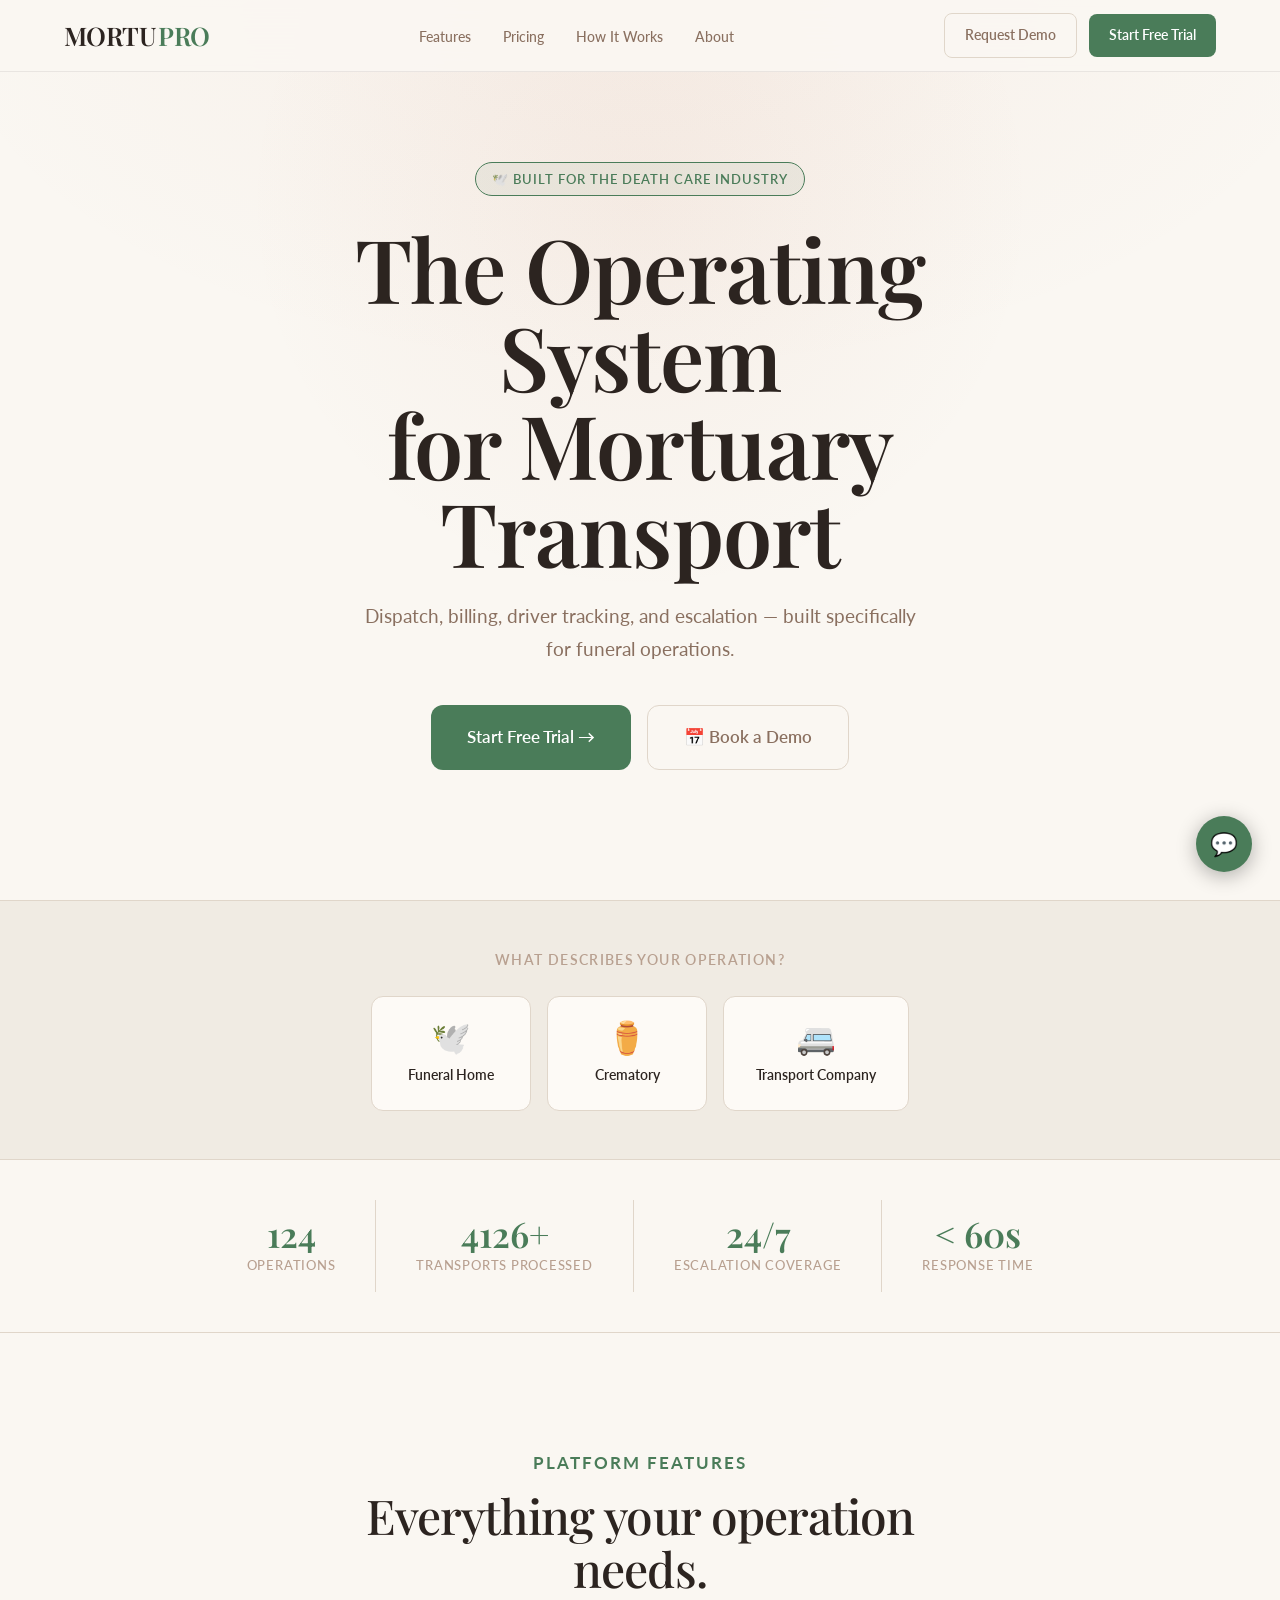
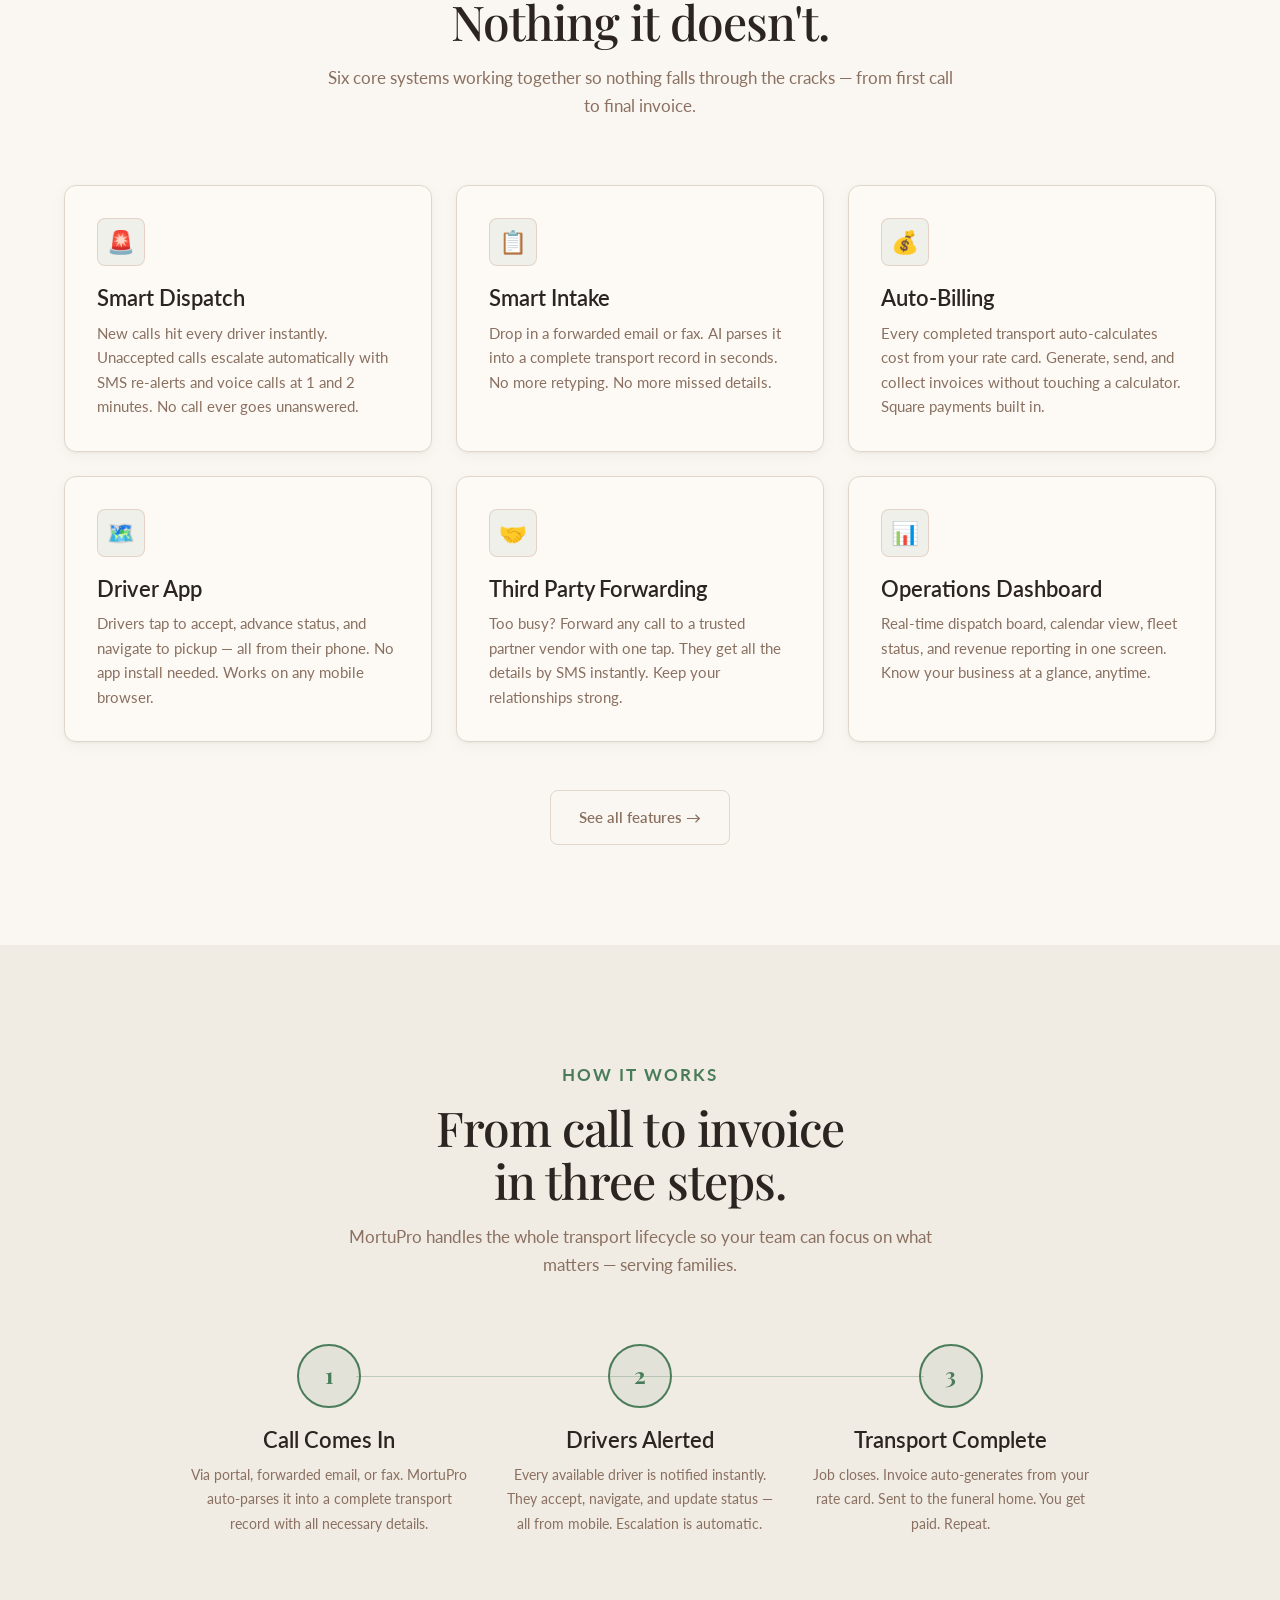
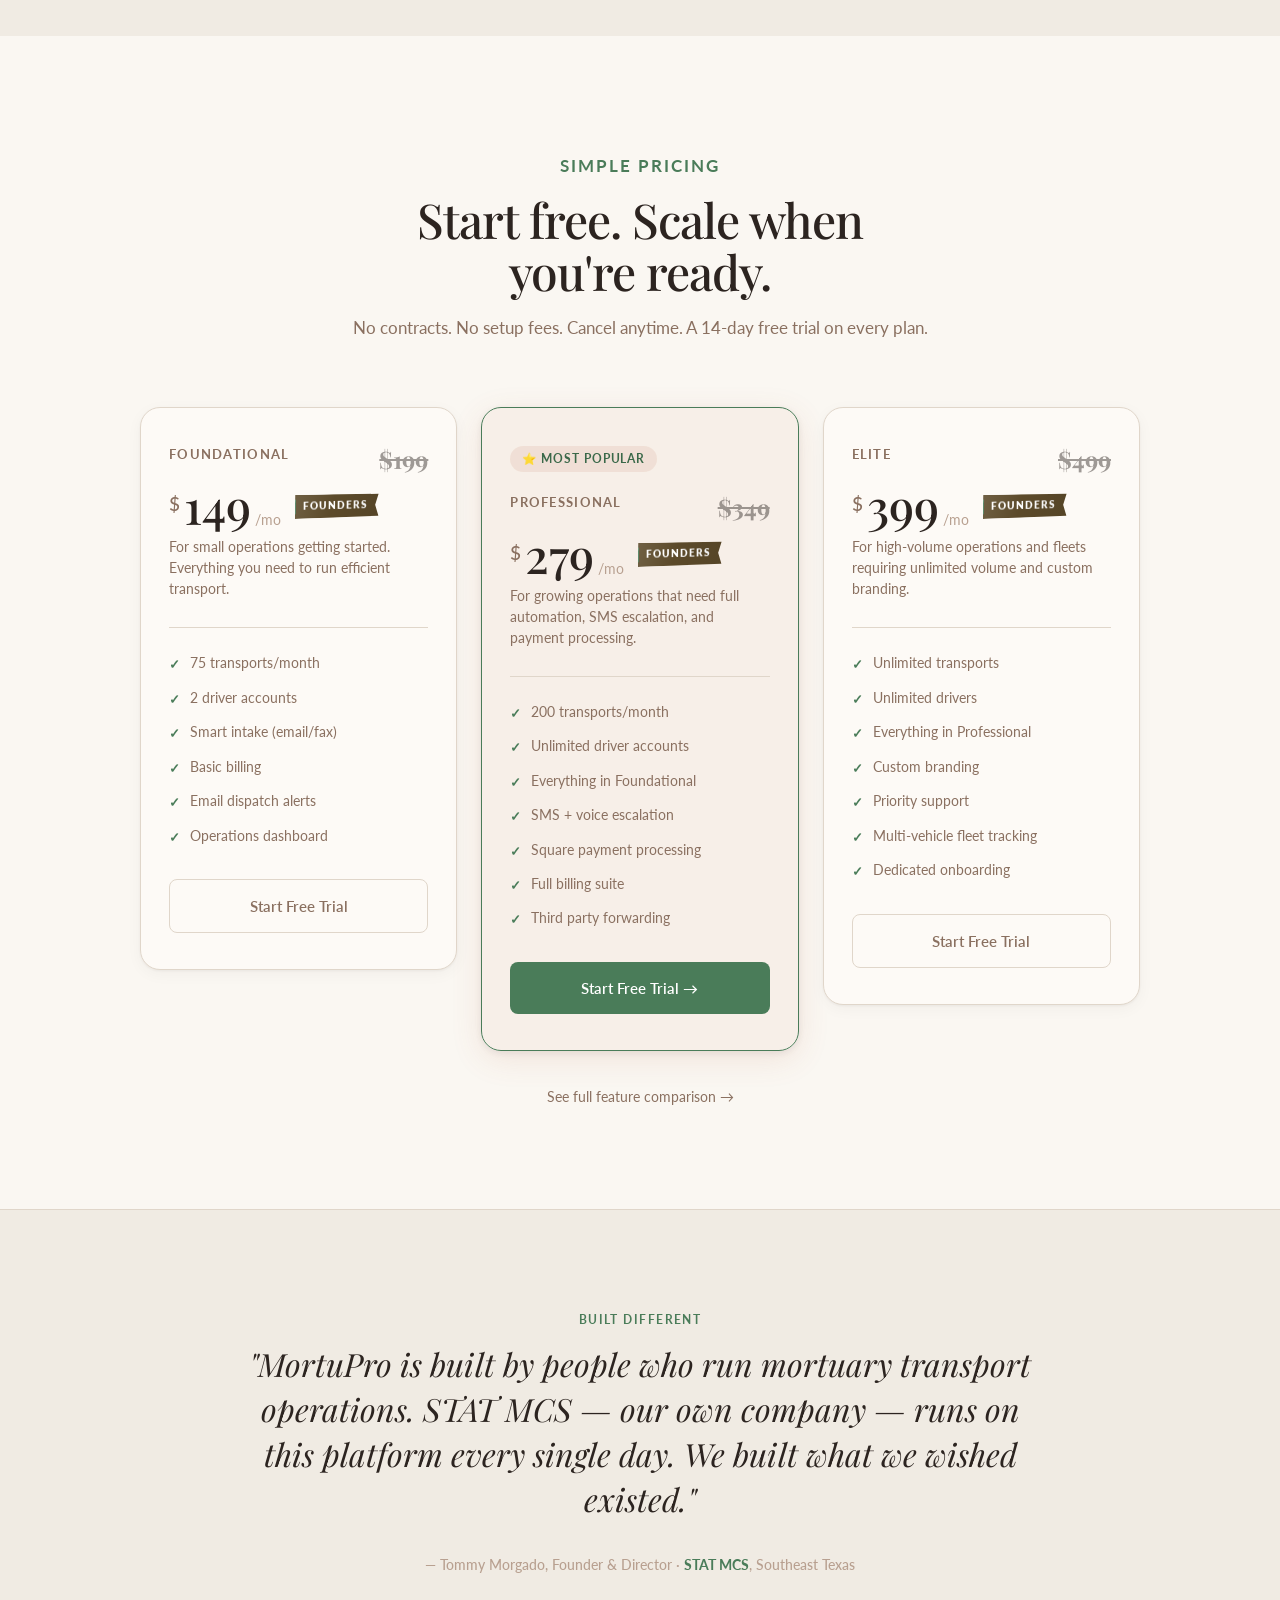
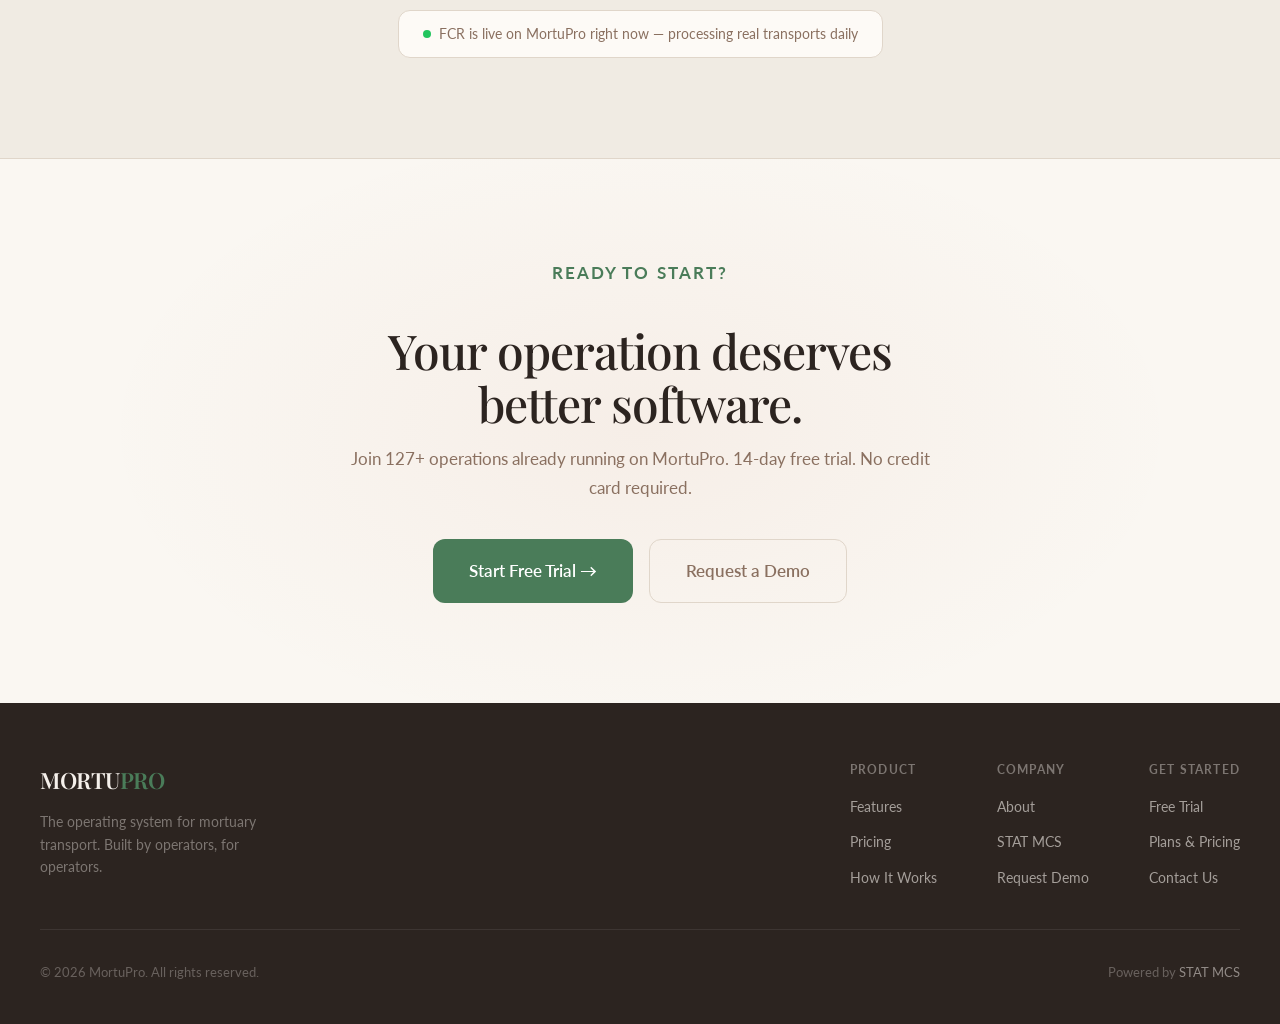
<file: index.html>
<!DOCTYPE html>
<html lang="en" data-theme="warm">
<head><script>
  (function() {
    var h = window.location.hostname;
    if (h === 'mortu.pro' || h === 'www.mortu.pro') {
      document.documentElement.setAttribute('data-theme', 'light');
    } else {
      document.documentElement.setAttribute('data-theme', 'warm');
    }
  })();
</script>
  <meta charset="UTF-8">
  <meta name="viewport" content="width=device-width, initial-scale=1.0">
  <title>MortuPro — The Operating System for Mortuary Transport</title>
  <meta name="description" content="Dispatch, billing, driver tracking, and escalation — built specifically for funeral homes, crematories, and transport companies. Start your free trial today.">
  <meta property="og:title" content="MortuPro — The Operating System for Mortuary Transport">
  <meta property="og:description" content="Built by people who run mortuary transport. Smart dispatch, auto-billing, and driver tracking for modern funeral operations.">
  <meta property="og:type" content="website">
  <link rel="icon" type="image/x-icon" href="assets/favicon.ico">
  <link rel="apple-touch-icon" href="assets/apple-touch-icon.png">
  <link rel="stylesheet" href="assets/styles.css?v=3">
  <style>
    .pricing-tier-row{display:flex;align-items:center;justify-content:space-between;margin-bottom:8px}
    .pricing-was{font-size:1.5rem;opacity:0.45;font-family:var(--headline-font);white-space:nowrap;font-weight:700;line-height:1}
    .pricing-was s{text-decoration-thickness:2px}
    .pricing-founders-row{display:flex;align-items:center;gap:14px;margin-bottom:4px}
    .founders-banner{position:relative;display:inline-block;background:var(--accent);color:#fff;font-family:var(--body-font);font-size:.62rem;font-weight:800;letter-spacing:.12em;text-transform:uppercase;padding:4px 10px 4px 8px;clip-path:polygon(0 0,100% 4%,96% 50%,100% 96%,0 100%);transform:rotate(-1.5deg) skewX(-2deg);box-shadow:2px 3px 8px rgba(0,0,0,.18);white-space:nowrap;transform-origin:left center;filter:drop-shadow(1px 2px 3px rgba(0,0,0,.2))}
    .founders-banner::before{content:"";position:absolute;left:-5px;top:50%;transform:translateY(-50%);width:0;height:0;border-top:8px solid transparent;border-bottom:8px solid transparent;border-right:6px solid var(--accent)}
    [data-theme="warm"] .founders-banner{background:#1a1a2e}
    [data-theme="warm"] .founders-banner{background:#5c4a2a}
  </style>

  <meta property="og:site_name" content="MortuPro" />
  <meta property="og:image" content="https://mortupro.com/assets/og-image.png" />
  <meta name="robots" content="index, follow" />
  <meta name="author" content="MortuPro" />
  <meta name="keywords" content="mortuary transport software, mortuary dispatch system, funeral home management software, crematory operations software, first call removal software, mortuary transport dispatch, mortuary transport management" />
  <meta name="twitter:card" content="summary_large_image" />
  <meta name="twitter:site" content="@mortupro" />
  <meta name="twitter:image" content="https://mortupro.com/assets/og-image.png" />
</head>
<body>

<!-- ── Nav ── -->
<nav class="nav">
  <div class="nav-inner">
    <a href="index.html" class="nav-logo">MORTU<span class="pro">PRO</span></a>
    <ul class="nav-links">
      <li><a href="features.html">Features</a></li>
      <li><a href="pricing.html">Pricing</a></li>
      <li><a href="index.html#how-it-works">How It Works</a></li>
      <li><a href="about.html">About</a></li>
    </ul>
    <div class="nav-cta">
      <a href="#" class="btn btn-ghost btn-sm" data-demo-trigger>Request Demo</a>
      <a href="https://firstcallremovals.com/onboard" class="btn btn-primary btn-sm" target="_blank">Start Free Trial</a>
    </div>
    <button class="nav-hamburger" id="nav-hamburger" aria-label="Menu" aria-expanded="false">
      <span></span><span></span><span></span>
    </button>
  </div>
</nav>

<div class="nav-mobile" id="nav-mobile">
  <a href="features.html">Features</a>
  <a href="pricing.html">Pricing</a>
  <a href="index.html#how-it-works">How It Works</a>
  <a href="about.html">About</a>
  <a href="#" data-demo-trigger>Request Demo</a>
  <a href="https://firstcallremovals.com/onboard" target="_blank" style="color:var(--accent)">Start Free Trial →</a>
</div>

<!-- ── Hero ── -->
<section class="hero">
  <div class="hero-content">
    <span class="hero-eyebrow">🕊️ Built for the Death Care Industry</span>
    <h1>The Operating System<br>for Mortuary Transport</h1>
    <p class="hero-sub" id="hero-subline">
      Dispatch, billing, driver tracking, and escalation — built specifically for funeral operations.
    </p>
    <div class="hero-cta">
      <a href="https://firstcallremovals.com/onboard" class="btn btn-primary btn-lg" target="_blank">Start Free Trial →</a>
      <a href="https://calendly.com/mortupro" class="btn btn-ghost btn-lg" target="_blank">📅 Book a Demo</a>
    </div>
  </div>
</section>

<!-- ── Quiz ── -->
<section class="quiz-section">
  <div class="quiz-inner">
    <p class="quiz-label">What describes your operation?</p>
    <div class="quiz-tiles">
      <div class="quiz-tile" data-type="funeral-home" role="button" tabindex="0" aria-label="Funeral Home">
        <span class="emoji">🕊️</span>
        <span class="label">Funeral Home</span>
      </div>
      <div class="quiz-tile" data-type="crematory" role="button" tabindex="0" aria-label="Crematory">
        <span class="emoji">⚱️</span>
        <span class="label">Crematory</span>
      </div>
      <div class="quiz-tile" data-type="transport" role="button" tabindex="0" aria-label="Transport Company">
        <span class="emoji">🚐</span>
        <span class="label">Transport Company</span>
      </div>
    </div>
  </div>
</section>

<!-- ── Stats Bar ── -->
<section class="stats-bar">
  <div class="stats-inner">
    <div class="stat-item fade-up">
      <span class="stat-value" data-count="127">127</span>
      <span class="stat-label">Operations</span>
    </div>
    <div class="stat-item fade-up">
      <span class="stat-value" data-count="4200" data-suffix="+">4,200+</span>
      <span class="stat-label">Transports Processed</span>
    </div>
    <div class="stat-item fade-up">
      <span class="stat-value">24/7</span>
      <span class="stat-label">Escalation Coverage</span>
    </div>
    <div class="stat-item fade-up">
      <span class="stat-value">&lt; 60s</span>
      <span class="stat-label">Response Time</span>
    </div>
  </div>
</section>

<!-- ── Features ── -->
<section class="section" id="features">
  <div class="container">
    <div class="section-header">
      <p class="section-label">Platform Features</p>
      <h2>Everything your operation needs.<br>Nothing it doesn't.</h2>
      <p>Six core systems working together so nothing falls through the cracks — from first call to final invoice.</p>
    </div>
    <div class="features-grid">

      <div class="feature-card fade-up">
        <div class="feature-icon">🚨</div>
        <h3>Smart Dispatch</h3>
        <p>New calls hit every driver instantly. Unaccepted calls escalate automatically with SMS re-alerts and voice calls at 1 and 2 minutes. No call ever goes unanswered.</p>
      </div>

      <div class="feature-card fade-up">
        <div class="feature-icon">📋</div>
        <h3>Smart Intake</h3>
        <p>Drop in a forwarded email or fax. AI parses it into a complete transport record in seconds. No more retyping. No more missed details.</p>
      </div>

      <div class="feature-card fade-up">
        <div class="feature-icon">💰</div>
        <h3>Auto-Billing</h3>
        <p>Every completed transport auto-calculates cost from your rate card. Generate, send, and collect invoices without touching a calculator. Square payments built in.</p>
      </div>

      <div class="feature-card fade-up">
        <div class="feature-icon">🗺️</div>
        <h3>Driver App</h3>
        <p>Drivers tap to accept, advance status, and navigate to pickup — all from their phone. No app install needed. Works on any mobile browser.</p>
      </div>

      <div class="feature-card fade-up">
        <div class="feature-icon">🤝</div>
        <h3>Third Party Forwarding</h3>
        <p>Too busy? Forward any call to a trusted partner vendor with one tap. They get all the details by SMS instantly. Keep your relationships strong.</p>
      </div>

      <div class="feature-card fade-up">
        <div class="feature-icon">📊</div>
        <h3>Operations Dashboard</h3>
        <p>Real-time dispatch board, calendar view, fleet status, and revenue reporting in one screen. Know your business at a glance, anytime.</p>
      </div>

    </div>
    <div style="text-align:center; margin-top:48px">
      <a href="features.html" class="btn btn-ghost">See all features →</a>
    </div>
  </div>
</section>

<!-- ── How It Works ── -->
<section class="section section-alt" id="how-it-works">
  <div class="container">
    <div class="section-header">
      <p class="section-label">How It Works</p>
      <h2>From call to invoice<br>in three steps.</h2>
      <p>MortuPro handles the whole transport lifecycle so your team can focus on what matters — serving families.</p>
    </div>
    <div class="steps-grid">
      <div class="step fade-up">
        <div class="step-num">1</div>
        <h3>Call Comes In</h3>
        <p>Via portal, forwarded email, or fax. MortuPro auto-parses it into a complete transport record with all necessary details.</p>
      </div>
      <div class="step fade-up">
        <div class="step-num">2</div>
        <h3>Drivers Alerted</h3>
        <p>Every available driver is notified instantly. They accept, navigate, and update status — all from mobile. Escalation is automatic.</p>
      </div>
      <div class="step fade-up">
        <div class="step-num">3</div>
        <h3>Transport Complete</h3>
        <p>Job closes. Invoice auto-generates from your rate card. Sent to the funeral home. You get paid. Repeat.</p>
      </div>
    </div>
  </div>
</section>

<!-- ── Pricing Preview ── -->
<section class="section" id="pricing">
  <div class="container">
    <div class="section-header">
      <p class="section-label">Simple Pricing</p>
      <h2>Start free. Scale when<br>you're ready.</h2>
      <p>No contracts. No setup fees. Cancel anytime. A 14-day free trial on every plan.</p>
    </div>
    <div class="pricing-grid">

      <!-- Foundational -->
      <div class="pricing-card fade-up">
        <div class="pricing-tier-row">
          <p class="pricing-tier">Foundational</p>
          <span class="pricing-was"><s>$199</s></span>
        </div>
        <div class="pricing-founders-row">
          <div class="pricing-price" style="margin-bottom:0">
            <span class="currency">$</span>
            <span class="amount">149</span>
            <span class="period">/mo</span>
          </div>
          <span class="founders-banner">Founders</span>
        </div>
        <p class="pricing-desc">For small operations getting started. Everything you need to run efficient transport.</p>
        <ul class="pricing-features">
          <li class="pricing-feature"><span class="check">✓</span> 75 transports/month</li>
          <li class="pricing-feature"><span class="check">✓</span> 2 driver accounts</li>
          <li class="pricing-feature"><span class="check">✓</span> Smart intake (email/fax)</li>
          <li class="pricing-feature"><span class="check">✓</span> Basic billing</li>
          <li class="pricing-feature"><span class="check">✓</span> Email dispatch alerts</li>
          <li class="pricing-feature"><span class="check">✓</span> Operations dashboard</li>
        </ul>
        <a href="https://firstcallremovals.com/onboard?plan=foundational" class="btn btn-ghost" target="_blank">Start Free Trial</a>
      </div>

      <!-- Professional -->
      <div class="pricing-card featured fade-up">
        <span class="pricing-badge">⭐ Most Popular</span>
        <div class="pricing-tier-row">
          <p class="pricing-tier">Professional</p>
          <span class="pricing-was"><s>$349</s></span>
        </div>
        <div class="pricing-founders-row">
          <div class="pricing-price" style="margin-bottom:0">
            <span class="currency">$</span>
            <span class="amount">279</span>
            <span class="period">/mo</span>
          </div>
          <span class="founders-banner">Founders</span>
        </div>
        <p class="pricing-desc">For growing operations that need full automation, SMS escalation, and payment processing.</p>
        <ul class="pricing-features">
          <li class="pricing-feature"><span class="check">✓</span> 200 transports/month</li>
          <li class="pricing-feature"><span class="check">✓</span> Unlimited driver accounts</li>
          <li class="pricing-feature"><span class="check">✓</span> Everything in Foundational</li>
          <li class="pricing-feature"><span class="check">✓</span> SMS + voice escalation</li>
          <li class="pricing-feature"><span class="check">✓</span> Square payment processing</li>
          <li class="pricing-feature"><span class="check">✓</span> Full billing suite</li>
          <li class="pricing-feature"><span class="check">✓</span> Third party forwarding</li>
        </ul>
        <a href="https://firstcallremovals.com/onboard?plan=professional" class="btn btn-primary" target="_blank">Start Free Trial →</a>
      </div>

      <!-- Elite -->
      <div class="pricing-card fade-up">
        <div class="pricing-tier-row">
          <p class="pricing-tier">Elite</p>
          <span class="pricing-was"><s>$499</s></span>
        </div>
        <div class="pricing-founders-row">
          <div class="pricing-price" style="margin-bottom:0">
            <span class="currency">$</span>
            <span class="amount">399</span>
            <span class="period">/mo</span>
          </div>
          <span class="founders-banner">Founders</span>
        </div>
        <p class="pricing-desc">For high-volume operations and fleets requiring unlimited volume and custom branding.</p>
        <ul class="pricing-features">
          <li class="pricing-feature"><span class="check">✓</span> Unlimited transports</li>
          <li class="pricing-feature"><span class="check">✓</span> Unlimited drivers</li>
          <li class="pricing-feature"><span class="check">✓</span> Everything in Professional</li>
          <li class="pricing-feature"><span class="check">✓</span> Custom branding</li>
          <li class="pricing-feature"><span class="check">✓</span> Priority support</li>
          <li class="pricing-feature"><span class="check">✓</span> Multi-vehicle fleet tracking</li>
          <li class="pricing-feature"><span class="check">✓</span> Dedicated onboarding</li>
        </ul>
        <a href="https://firstcallremovals.com/onboard?plan=elite" class="btn btn-ghost" target="_blank">Start Free Trial</a>
      </div>

    </div>
    <div style="text-align:center; margin-top:32px">
      <a href="pricing.html" style="color:var(--text-muted); font-size:0.875rem; font-family:var(--body-font)">See full feature comparison →</a>
    </div>
  </div>
</section>

<!-- ── Trust Section ── -->
<section class="section trust-section">
  <div class="container">
    <div class="trust-inner">
      <p class="section-label">Built Different</p>
      <blockquote class="trust-quote">
        "MortuPro is built by people who run mortuary transport operations. STAT MCS — our own company — runs on this platform every single day. We built what we wished existed."
      </blockquote>
      <p class="trust-byline">— Tommy Morgado, Founder &amp; Director · <strong>STAT MCS</strong>, Southeast Texas</p>
      <div class="trust-badge">
        <span class="dot"></span>
        FCR is live on MortuPro right now — processing real transports daily
      </div>
    </div>
  </div>
</section>

<!-- ── Final CTA ── -->
<section class="cta-banner">
  <div class="cta-banner-inner">
    <p class="section-label">Ready to Start?</p>
    <h2>Your operation deserves<br>better software.</h2>
    <p>Join 127+ operations already running on MortuPro. 14-day free trial. No credit card required.</p>
    <div class="hero-cta">
      <a href="https://firstcallremovals.com/onboard" class="btn btn-primary btn-lg" target="_blank">Start Free Trial →</a>
      <a href="#" class="btn btn-ghost btn-lg" data-demo-trigger>Request a Demo</a>
    </div>
  </div>
</section>

<!-- ── Footer ── -->
<footer class="footer">
  <div class="footer-inner">
    <div class="footer-top">
      <div class="footer-brand">
        <a href="index.html" class="nav-logo">MORTU<span class="pro">PRO</span></a>
        <p class="footer-tagline">The operating system for mortuary transport. Built by operators, for operators.</p>
      </div>
      <div class="footer-links">
        <div class="footer-col">
          <h4>Product</h4>
          <ul>
            <li><a href="features.html">Features</a></li>
            <li><a href="pricing.html">Pricing</a></li>
            <li><a href="index.html#how-it-works">How It Works</a></li>
          </ul>
        </div>
        <div class="footer-col">
          <h4>Company</h4>
          <ul>
            <li><a href="about.html">About</a></li>
            <li><a href="https://firstcallremovals.com" target="_blank">STAT MCS</a></li>
            <li><a href="#" data-demo-trigger>Request Demo</a></li>
          </ul>
        </div>
        <div class="footer-col">
          <h4>Get Started</h4>
          <ul>
            <li><a href="https://firstcallremovals.com/onboard" target="_blank">Free Trial</a></li>
            <li><a href="pricing.html">Plans &amp; Pricing</a></li>
            <li><a href="about.html#contact">Contact Us</a></li>
          </ul>
        </div>
      </div>
    </div>
    <div class="footer-bottom">
      <p class="footer-copy">© 2026 MortuPro. All rights reserved.</p>
      <p class="footer-powered">Powered by <a href="https://firstcallremovals.com" target="_blank">STAT MCS</a></p>
    </div>
  </div>
</footer>

<!-- ── Chat Bubble ── -->
<button class="chat-bubble-trigger" id="chat-trigger" aria-label="Chat with us">💬</button>
<div class="chat-window" id="chat-window" role="dialog" aria-label="Chat support">
  <div class="chat-header">
    <div class="chat-avatar">🕊️</div>
    <div class="chat-header-info">
      <div class="name">MortuPro Support</div>
      <div class="status">● Online now</div>
    </div>
  </div>
  <div class="chat-messages" id="chat-messages"></div>
  <div class="chat-options" id="chat-options"></div>
</div>

<!-- ── Demo Modal ── -->
<div class="modal-overlay" id="demo-modal">
  <div class="modal">
    <button class="modal-close" id="demo-modal-close" aria-label="Close">✕</button>
    <p class="section-label">Request a Demo</p>
    <h3>See MortuPro in action</h3>
    <p>Tell us about your operation and we'll reach out within a few hours to schedule a personalized walkthrough.</p>
    <form id="demo-form" action="https://formspree.io/f/xlgodrwr" method="POST">
      <div class="form-group">
        <label class="form-label" for="demo-name">Your Name</label>
        <input type="text" id="demo-name" name="name" class="form-control" placeholder="Your Name" required>
      </div>
      <div class="form-group">
        <label class="form-label" for="demo-email">Email Address</label>
        <input type="email" id="demo-email" name="email" class="form-control" placeholder="tommy@example.com" required>
      </div>
      <div class="form-group">
        <label class="form-label" for="demo-type">Operation Type</label>
        <select id="demo-type" name="operation_type" class="form-control form-select">
          <option value="">Select your operation type</option>
          <option value="funeral-home">Funeral Home</option>
          <option value="crematory">Crematory</option>
          <option value="transport">Transport Company</option>
        </select>
      </div>
      <div class="form-group">
        <label class="form-label" for="demo-company">Company Name</label>
        <input type="text" id="demo-company" name="company" class="form-control" placeholder="Your Company Name" required>
      </div>
      <button type="submit" class="btn btn-primary" style="width:100%;justify-content:center">Request Demo →</button>
    </form>
  </div>
</div>

<script src="assets/app.js"></script>
<script type="application/ld+json">
{
  "@context": "https://schema.org",
  "@type": "SoftwareApplication",
  "name": "MortuPro",
  "applicationCategory": "BusinessApplication",
  "operatingSystem": "Web",
  "description": "The operating system for mortuary transport operations. Smart dispatch, auto-billing, driver tracking, and voice escalation built for funeral homes, crematories, and transport companies.",
  "offers": [
    {"@type": "Offer", "name": "Foundational", "price": "149", "priceCurrency": "USD"},
    {"@type": "Offer", "name": "Professional", "price": "279", "priceCurrency": "USD"},
    {"@type": "Offer", "name": "Elite", "price": "399", "priceCurrency": "USD"}
  ],
  "url": "https://mortupro.com",
  "sameAs": ["https://mortu.pro", "https://firstcallremovals.com"]
}
</script>
<!-- Cloudflare Web Analytics -->
<script defer src='https://static.cloudflareinsights.com/beacon.min.js' data-cf-beacon='{"token": "236a43db1f14408fb77d86868e5464ba"}'></script>
</body>
</html>
</file>
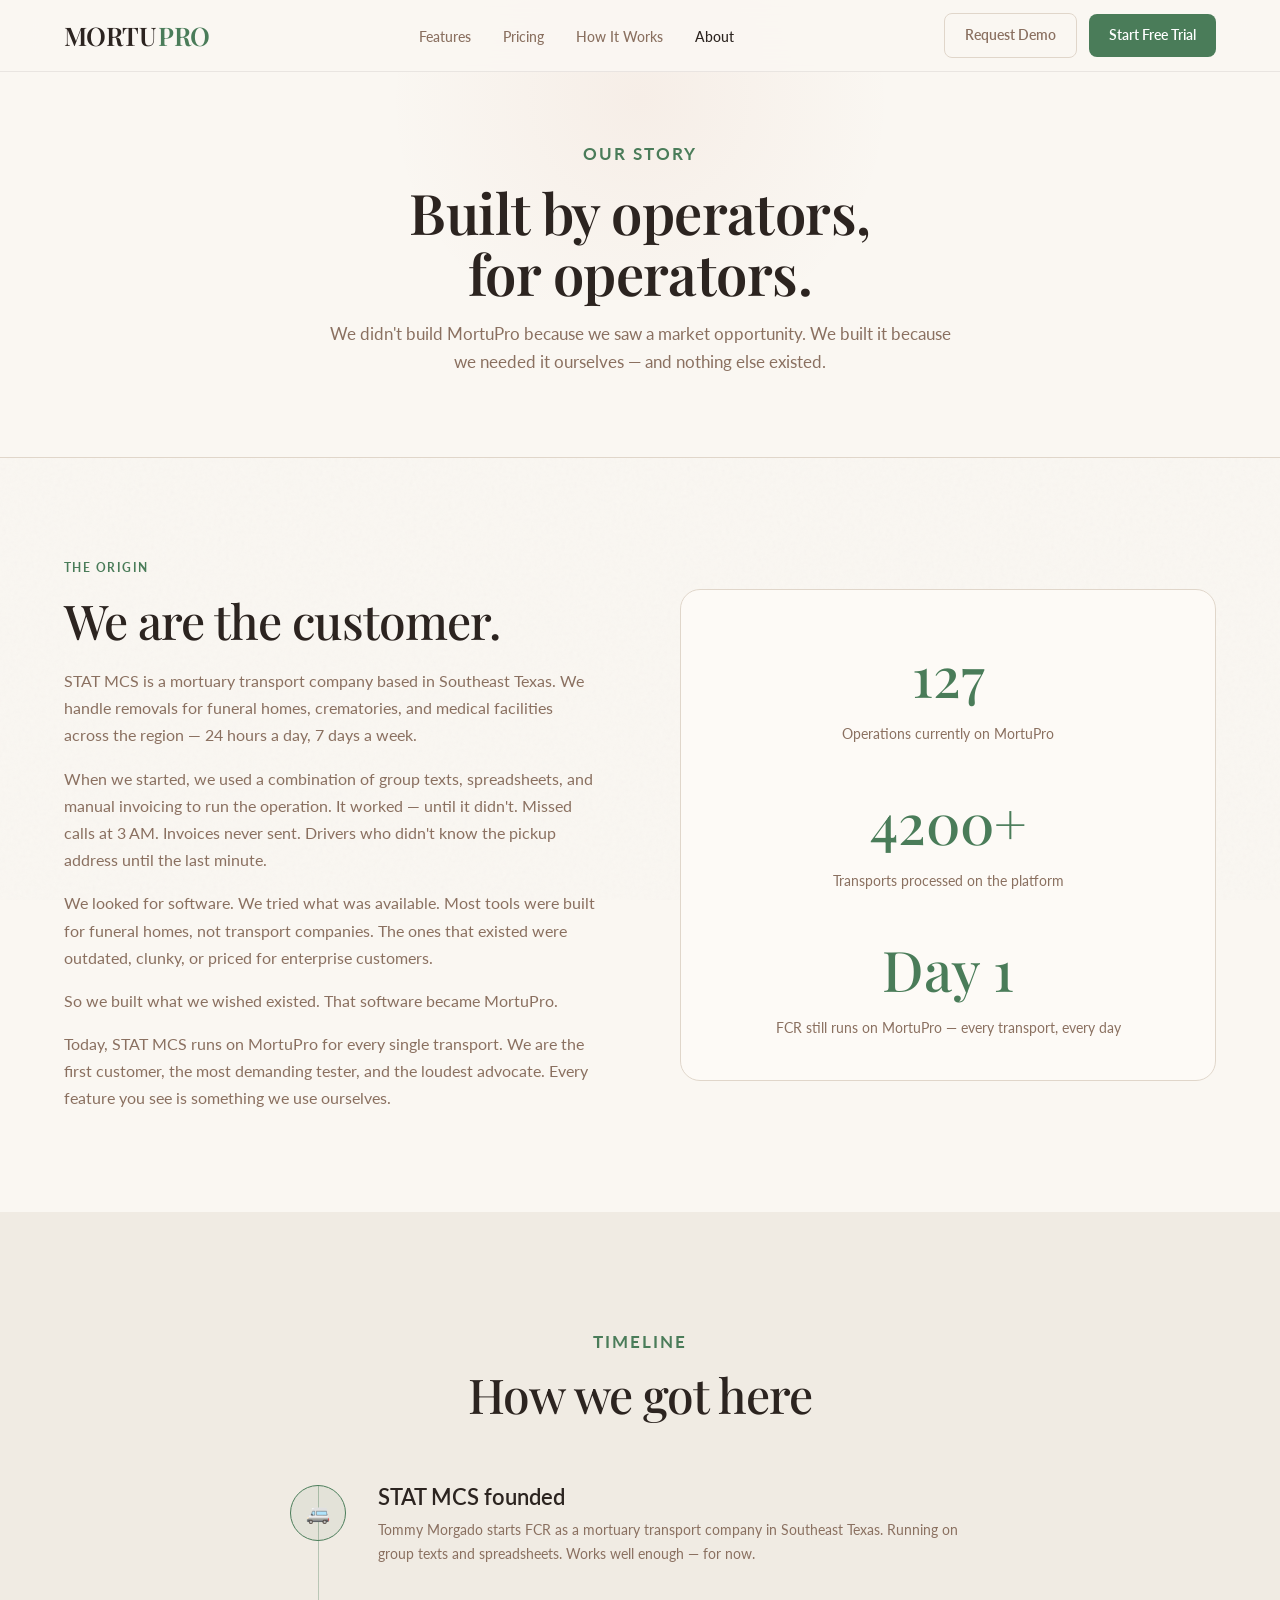
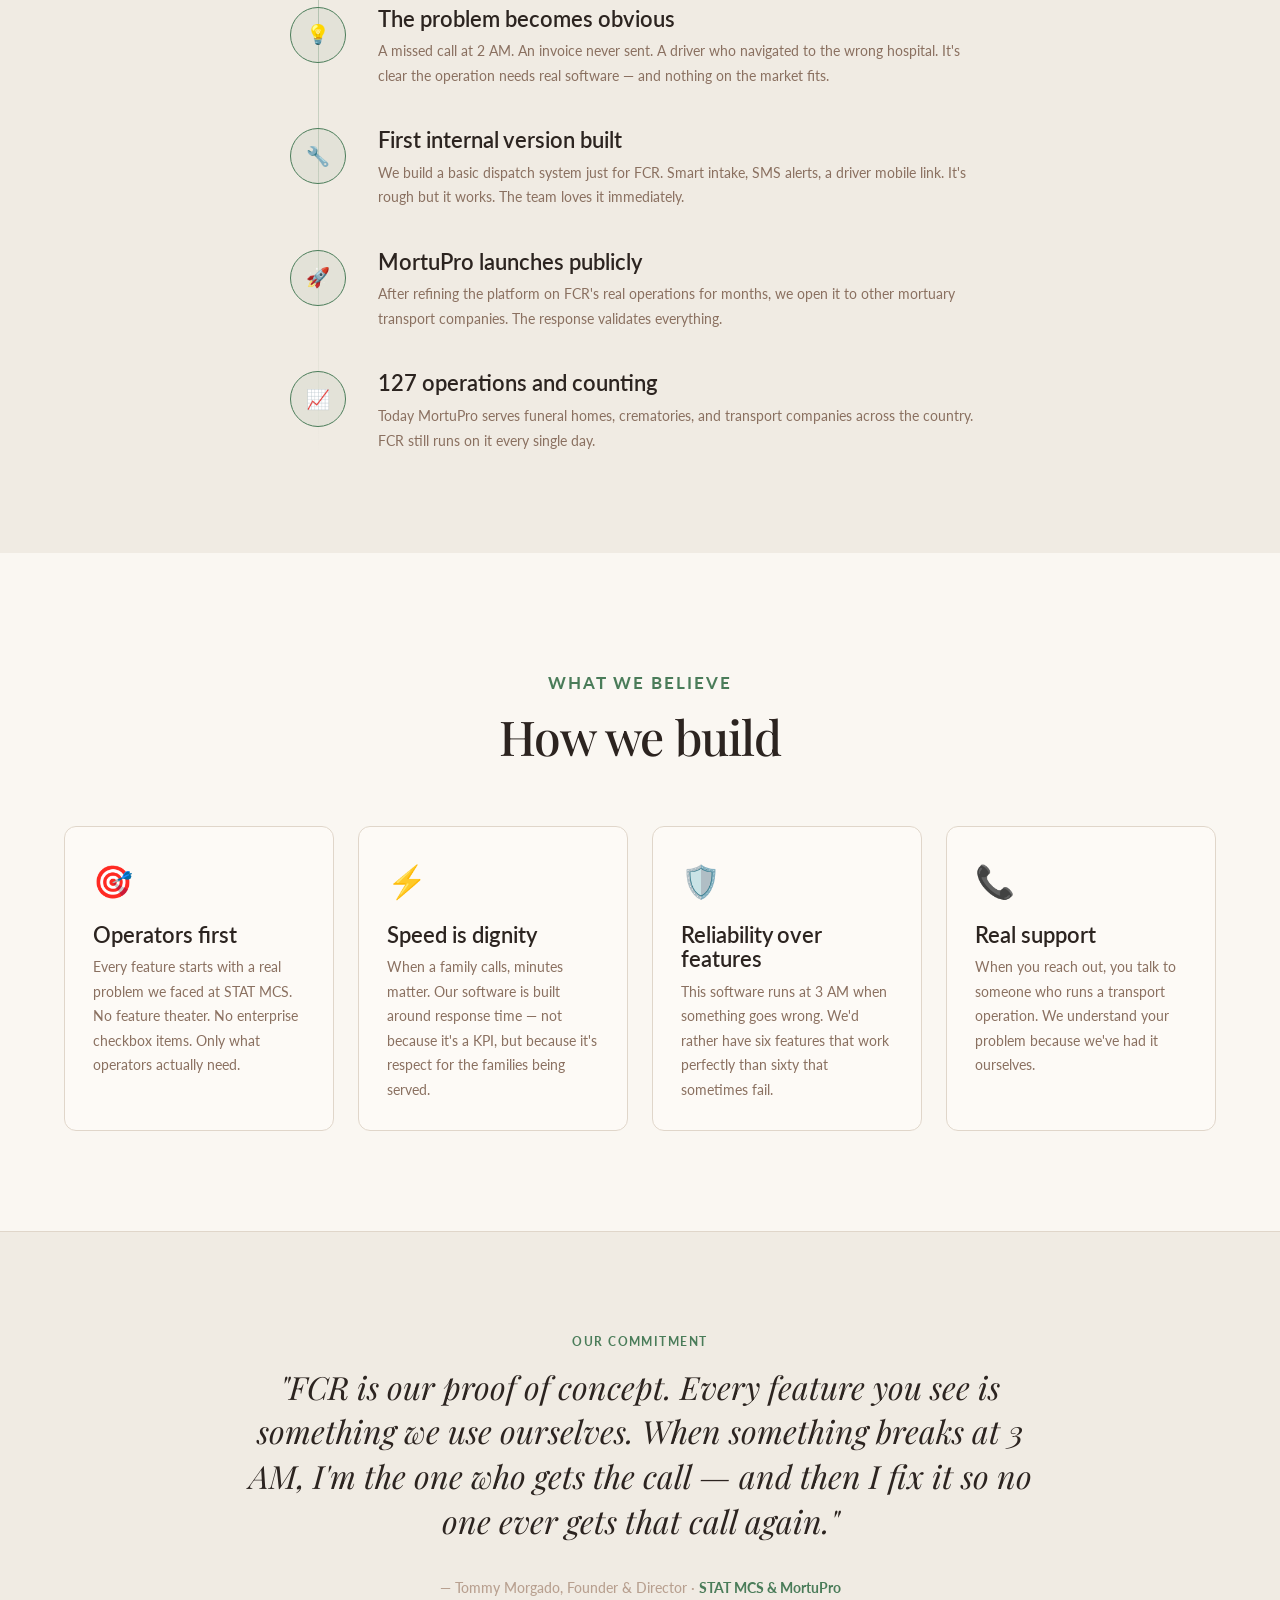
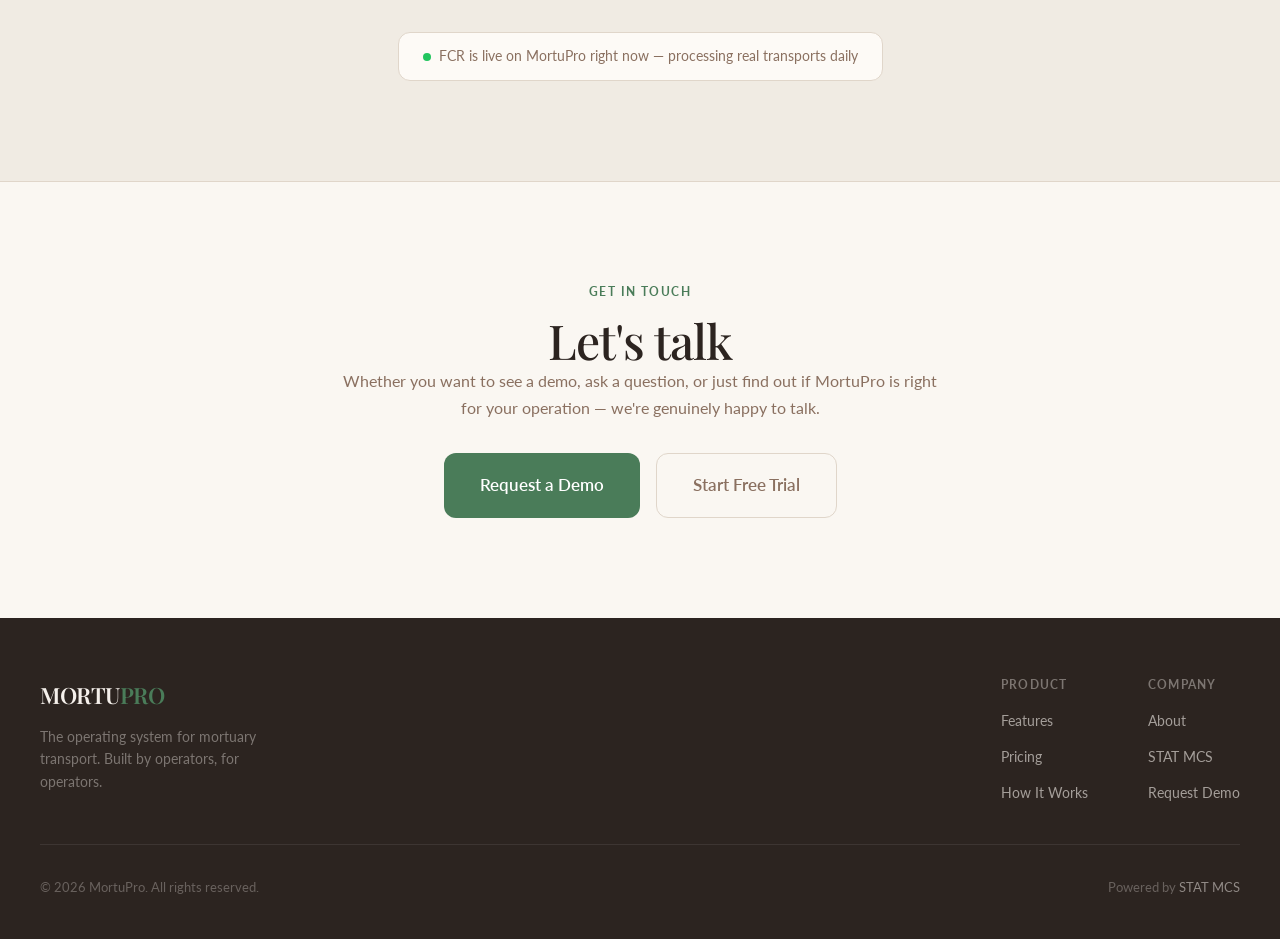
<file: about.html>
<!DOCTYPE html>
<html lang="en" data-theme="warm">
<head>
  <meta charset="UTF-8">
  <meta name="viewport" content="width=device-width, initial-scale=1.0">
  <title>About — MortuPro</title>
  <meta name="description" content="MortuPro is built by STAT MCS — a real mortuary transport company in Southeast Texas. We built what we wished existed.">
  <link rel="icon" type="image/x-icon" href="assets/favicon.ico">
  <link rel="apple-touch-icon" href="assets/apple-touch-icon.png">
  <link rel="stylesheet" href="assets/styles.css?v=2">
  <style>
    .timeline {
      max-width: 700px;
      margin: 0 auto;
      position: relative;
    }
    .timeline::before {
      content: '';
      position: absolute;
      left: 28px;
      top: 0;
      bottom: 0;
      width: 1px;
      background: linear-gradient(to bottom, var(--accent), transparent);
      opacity: 0.4;
    }
    .timeline-item {
      display: flex;
      gap: 32px;
      margin-bottom: 40px;
      position: relative;
    }
    .timeline-dot {
      width: 56px;
      height: 56px;
      border-radius: 50%;
      background: var(--accent-subtle);
      border: 1px solid var(--accent);
      display: flex;
      align-items: center;
      justify-content: center;
      font-size: 1.2rem;
      flex-shrink: 0;
      z-index: 1;
    }
    .timeline-content h3 { margin-bottom: 8px; }
    .timeline-content p { font-size: 0.9rem; }
    .values-grid {
      max-width: var(--max-width);
      margin: 0 auto;
      display: grid;
      grid-template-columns: repeat(auto-fit, minmax(260px, 1fr));
      gap: 24px;
    }
    .value-card {
      background: var(--card-bg);
      border: 1px solid var(--card-border);
      border-radius: var(--radius);
      padding: 28px;
    }
    .value-card .icon { font-size: 2rem; margin-bottom: 16px; display: block; }
    .value-card h3 { margin-bottom: 8px; }
    .value-card p { font-size: 0.9rem; }
    .contact-section {
      max-width: 600px;
      margin: 0 auto;
      text-align: center;
    }
    .contact-options {
      display: flex;
      gap: 16px;
      justify-content: center;
      flex-wrap: wrap;
      margin-top: 32px;
    }
    @media (max-width: 600px) {
      .timeline::before { left: 20px; }
      .timeline-dot { width: 40px; height: 40px; font-size: 1rem; }
    }
  </style>

  <meta property="og:title" content="About MortuPro — Built by Mortuary Transport Operators" />
  <meta property="og:description" content="MortuPro is built by STAT MCS — a real mortuary transport company in Southeast Texas. We built what we wished existed." />
  <meta property="og:type" content="website" />
  <meta property="og:site_name" content="MortuPro" />
  <meta property="og:image" content="https://mortupro.com/assets/og-image.png" />
  <meta name="robots" content="index, follow" />
  <meta name="author" content="MortuPro" />
  <meta name="keywords" content="mortuary transport software, mortuary dispatch system, funeral home management software, crematory operations software, first call removal software, mortuary transport dispatch, mortuary transport management" />
  <meta name="twitter:card" content="summary_large_image" />
  <meta name="twitter:site" content="@mortupro" />
  <meta name="twitter:image" content="https://mortupro.com/assets/og-image.png" />
</head>
<body>

<!-- ── Nav ── -->
<nav class="nav">
  <div class="nav-inner">
    <a href="index.html" class="nav-logo">MORTU<span class="pro">PRO</span></a>
    <ul class="nav-links">
      <li><a href="features.html">Features</a></li>
      <li><a href="pricing.html">Pricing</a></li>
      <li><a href="index.html#how-it-works">How It Works</a></li>
      <li><a href="about.html" style="color:var(--text)">About</a></li>
    </ul>
    <div class="nav-cta">
      <a href="#" class="btn btn-ghost btn-sm" data-demo-trigger>Request Demo</a>
      <a href="https://firstcallremovals.com/onboard" class="btn btn-primary btn-sm" target="_blank">Start Free Trial</a>
    </div>
    <button class="nav-hamburger" id="nav-hamburger" aria-label="Menu" aria-expanded="false">
      <span></span><span></span><span></span>
    </button>
  </div>
</nav>

<div class="nav-mobile" id="nav-mobile">
  <a href="features.html">Features</a>
  <a href="pricing.html">Pricing</a>
  <a href="index.html#how-it-works">How It Works</a>
  <a href="about.html">About</a>
  <a href="#" data-demo-trigger>Request Demo</a>
  <a href="https://firstcallremovals.com/onboard" target="_blank" style="color:var(--accent)">Start Free Trial →</a>
</div>

<!-- ── Page Hero ── -->
<section class="page-hero">
  <div class="page-hero-inner">
    <p class="section-label">Our Story</p>
    <h1>Built by operators,<br>for operators.</h1>
    <p>We didn't build MortuPro because we saw a market opportunity. We built it because we needed it ourselves — and nothing else existed.</p>
  </div>
</section>

<!-- ── Story ── -->
<section class="section">
  <div class="container">
    <div class="about-grid">
      <div class="about-text fade-up">
        <p class="section-label">The Origin</p>
        <h2>We are the customer.</h2>
        <p>STAT MCS is a mortuary transport company based in Southeast Texas. We handle removals for funeral homes, crematories, and medical facilities across the region — 24 hours a day, 7 days a week.</p>
        <p>When we started, we used a combination of group texts, spreadsheets, and manual invoicing to run the operation. It worked — until it didn't. Missed calls at 3 AM. Invoices never sent. Drivers who didn't know the pickup address until the last minute.</p>
        <p>We looked for software. We tried what was available. Most tools were built for funeral homes, not transport companies. The ones that existed were outdated, clunky, or priced for enterprise customers.</p>
        <p>So we built what we wished existed. That software became MortuPro.</p>
        <p>Today, STAT MCS runs on MortuPro for every single transport. We are the first customer, the most demanding tester, and the loudest advocate. Every feature you see is something we use ourselves.</p>
      </div>
      <div class="about-visual fade-up">
        <div class="about-stat">
          <span class="num" data-count="127">127</span>
          <span class="desc">Operations currently on MortuPro</span>
        </div>
        <div class="about-stat">
          <span class="num" data-count="4200" data-suffix="+">4,200+</span>
          <span class="desc">Transports processed on the platform</span>
        </div>
        <div class="about-stat" style="margin-bottom:0">
          <span class="num">Day 1</span>
          <span class="desc">FCR still runs on MortuPro — every transport, every day</span>
        </div>
      </div>
    </div>
  </div>
</section>

<!-- ── Timeline ── -->
<section class="section section-alt">
  <div class="container">
    <div class="section-header">
      <p class="section-label">Timeline</p>
      <h2>How we got here</h2>
    </div>
    <div class="timeline">
      <div class="timeline-item fade-up">
        <div class="timeline-dot">🚐</div>
        <div class="timeline-content">
          <h3>STAT MCS founded</h3>
          <p>Tommy Morgado starts FCR as a mortuary transport company in Southeast Texas. Running on group texts and spreadsheets. Works well enough — for now.</p>
        </div>
      </div>
      <div class="timeline-item fade-up">
        <div class="timeline-dot">💡</div>
        <div class="timeline-content">
          <h3>The problem becomes obvious</h3>
          <p>A missed call at 2 AM. An invoice never sent. A driver who navigated to the wrong hospital. It's clear the operation needs real software — and nothing on the market fits.</p>
        </div>
      </div>
      <div class="timeline-item fade-up">
        <div class="timeline-dot">🔧</div>
        <div class="timeline-content">
          <h3>First internal version built</h3>
          <p>We build a basic dispatch system just for FCR. Smart intake, SMS alerts, a driver mobile link. It's rough but it works. The team loves it immediately.</p>
        </div>
      </div>
      <div class="timeline-item fade-up">
        <div class="timeline-dot">🚀</div>
        <div class="timeline-content">
          <h3>MortuPro launches publicly</h3>
          <p>After refining the platform on FCR's real operations for months, we open it to other mortuary transport companies. The response validates everything.</p>
        </div>
      </div>
      <div class="timeline-item fade-up" style="margin-bottom:0">
        <div class="timeline-dot">📈</div>
        <div class="timeline-content">
          <h3>127 operations and counting</h3>
          <p>Today MortuPro serves funeral homes, crematories, and transport companies across the country. FCR still runs on it every single day.</p>
        </div>
      </div>
    </div>
  </div>
</section>

<!-- ── Values ── -->
<section class="section">
  <div class="container">
    <div class="section-header">
      <p class="section-label">What We Believe</p>
      <h2>How we build</h2>
    </div>
    <div class="values-grid">
      <div class="value-card fade-up">
        <span class="icon">🎯</span>
        <h3>Operators first</h3>
        <p>Every feature starts with a real problem we faced at STAT MCS. No feature theater. No enterprise checkbox items. Only what operators actually need.</p>
      </div>
      <div class="value-card fade-up">
        <span class="icon">⚡</span>
        <h3>Speed is dignity</h3>
        <p>When a family calls, minutes matter. Our software is built around response time — not because it's a KPI, but because it's respect for the families being served.</p>
      </div>
      <div class="value-card fade-up">
        <span class="icon">🛡️</span>
        <h3>Reliability over features</h3>
        <p>This software runs at 3 AM when something goes wrong. We'd rather have six features that work perfectly than sixty that sometimes fail.</p>
      </div>
      <div class="value-card fade-up">
        <span class="icon">📞</span>
        <h3>Real support</h3>
        <p>When you reach out, you talk to someone who runs a transport operation. We understand your problem because we've had it ourselves.</p>
      </div>
    </div>
  </div>
</section>

<!-- ── Team Quote ── -->
<section class="section trust-section">
  <div class="container">
    <div class="trust-inner">
      <p class="section-label">Our Commitment</p>
      <blockquote class="trust-quote">
        "FCR is our proof of concept. Every feature you see is something we use ourselves. When something breaks at 3 AM, I'm the one who gets the call — and then I fix it so no one ever gets that call again."
      </blockquote>
      <p class="trust-byline">— Tommy Morgado, Founder &amp; Director · <strong>STAT MCS &amp; MortuPro</strong></p>
      <div class="trust-badge">
        <span class="dot"></span>
        FCR is live on MortuPro right now — processing real transports daily
      </div>
    </div>
  </div>
</section>

<!-- ── Contact ── -->
<section class="section" id="contact">
  <div class="container">
    <div class="contact-section">
      <p class="section-label">Get In Touch</p>
      <h2>Let's talk</h2>
      <p style="margin-bottom:0">Whether you want to see a demo, ask a question, or just find out if MortuPro is right for your operation — we're genuinely happy to talk.</p>
      <div class="contact-options">
        <a href="#" class="btn btn-primary btn-lg" data-demo-trigger>Request a Demo</a>
        <a href="https://firstcallremovals.com/onboard" class="btn btn-ghost btn-lg" target="_blank">Start Free Trial</a>
      </div>
    </div>
  </div>
</section>

<!-- ── Footer ── -->
<footer class="footer">
  <div class="footer-inner">
    <div class="footer-top">
      <div class="footer-brand">
        <a href="index.html" class="nav-logo">MORTU<span class="pro">PRO</span></a>
        <p class="footer-tagline">The operating system for mortuary transport. Built by operators, for operators.</p>
      </div>
      <div class="footer-links">
        <div class="footer-col">
          <h4>Product</h4>
          <ul>
            <li><a href="features.html">Features</a></li>
            <li><a href="pricing.html">Pricing</a></li>
            <li><a href="index.html#how-it-works">How It Works</a></li>
          </ul>
        </div>
        <div class="footer-col">
          <h4>Company</h4>
          <ul>
            <li><a href="about.html">About</a></li>
            <li><a href="https://firstcallremovals.com" target="_blank">STAT MCS</a></li>
            <li><a href="#" data-demo-trigger>Request Demo</a></li>
          </ul>
        </div>
      </div>
    </div>
    <div class="footer-bottom">
      <p class="footer-copy">© 2026 MortuPro. All rights reserved.</p>
      <p class="footer-powered">Powered by <a href="https://firstcallremovals.com" target="_blank">STAT MCS</a></p>
    </div>
  </div>
</footer>

<button class="chat-bubble-trigger" id="chat-trigger" aria-label="Chat with us">💬</button>
<div class="chat-window" id="chat-window" role="dialog" aria-label="Chat support">
  <div class="chat-header">
    <div class="chat-avatar">🕊️</div>
    <div class="chat-header-info">
      <div class="name">MortuPro Support</div>
      <div class="status">● Online now</div>
    </div>
  </div>
  <div class="chat-messages" id="chat-messages"></div>
  <div class="chat-options" id="chat-options"></div>
</div>

<div class="modal-overlay" id="demo-modal">
  <div class="modal">
    <button class="modal-close" id="demo-modal-close" aria-label="Close">✕</button>
    <p class="section-label">Request a Demo</p>
    <h3>See MortuPro in action</h3>
    <p>Tell us about your operation and we'll reach out within a few hours.</p>
    <form id="demo-form" action="https://formspree.io/f/xlgodrwr" method="POST">
      <div class="form-group">
        <label class="form-label" for="demo-name">Your Name</label>
        <input type="text" id="demo-name" name="name" class="form-control" placeholder="Your name" required>
      </div>
      <div class="form-group">
        <label class="form-label" for="demo-email">Email Address</label>
        <input type="email" id="demo-email" name="email" class="form-control" placeholder="your@email.com" required>
      </div>
      <div class="form-group">
        <label class="form-label" for="demo-type">Operation Type</label>
        <select id="demo-type" name="operation_type" class="form-control form-select">
          <option value="">Select type</option>
          <option value="funeral-home">Funeral Home</option>
          <option value="crematory">Crematory</option>
          <option value="transport">Transport Company</option>
        </select>
      </div>
      <button type="submit" class="btn btn-primary" style="width:100%;justify-content:center">Request Demo →</button>
    </form>
  </div>
</div>

<script src="assets/app.js"></script>
<!-- Cloudflare Web Analytics -->
<script defer src='https://static.cloudflareinsights.com/beacon.min.js' data-cf-beacon='{"token": "236a43db1f14408fb77d86868e5464ba"}'></script>
</body>
</html>
</file>
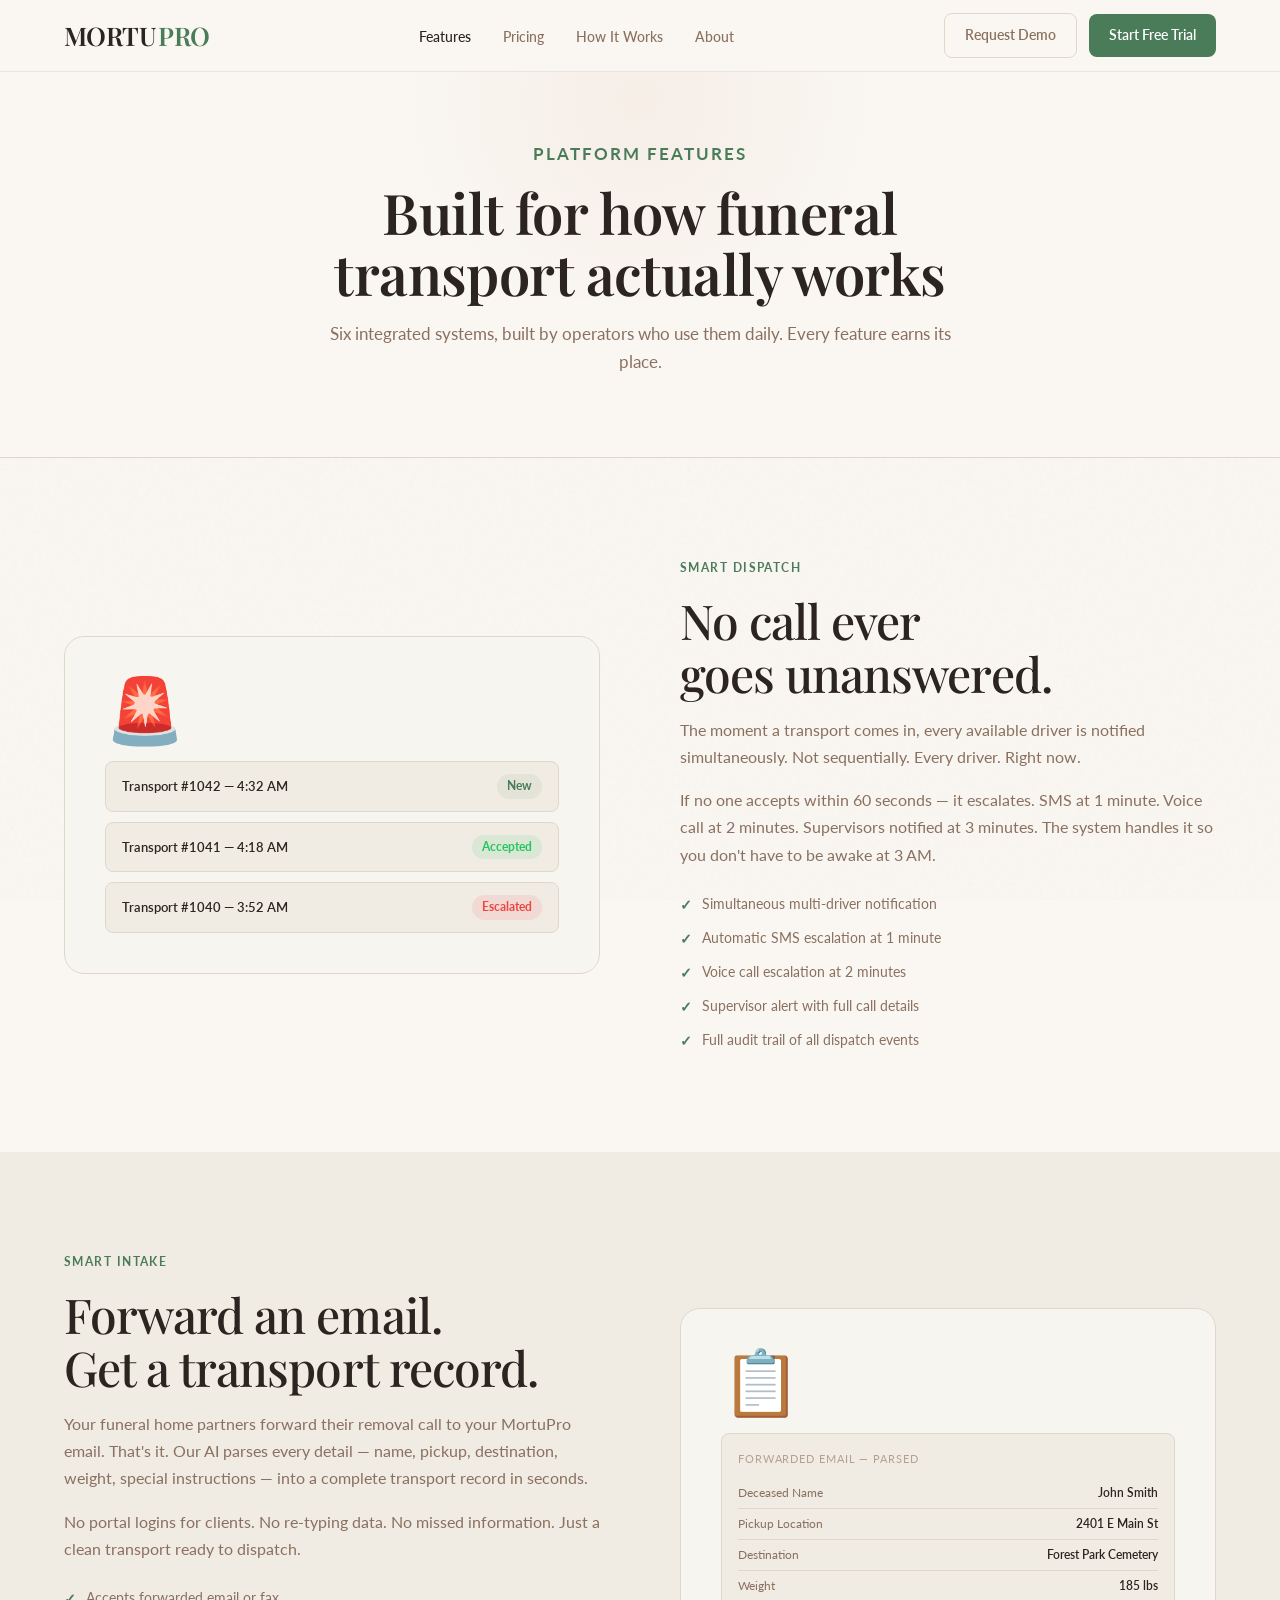
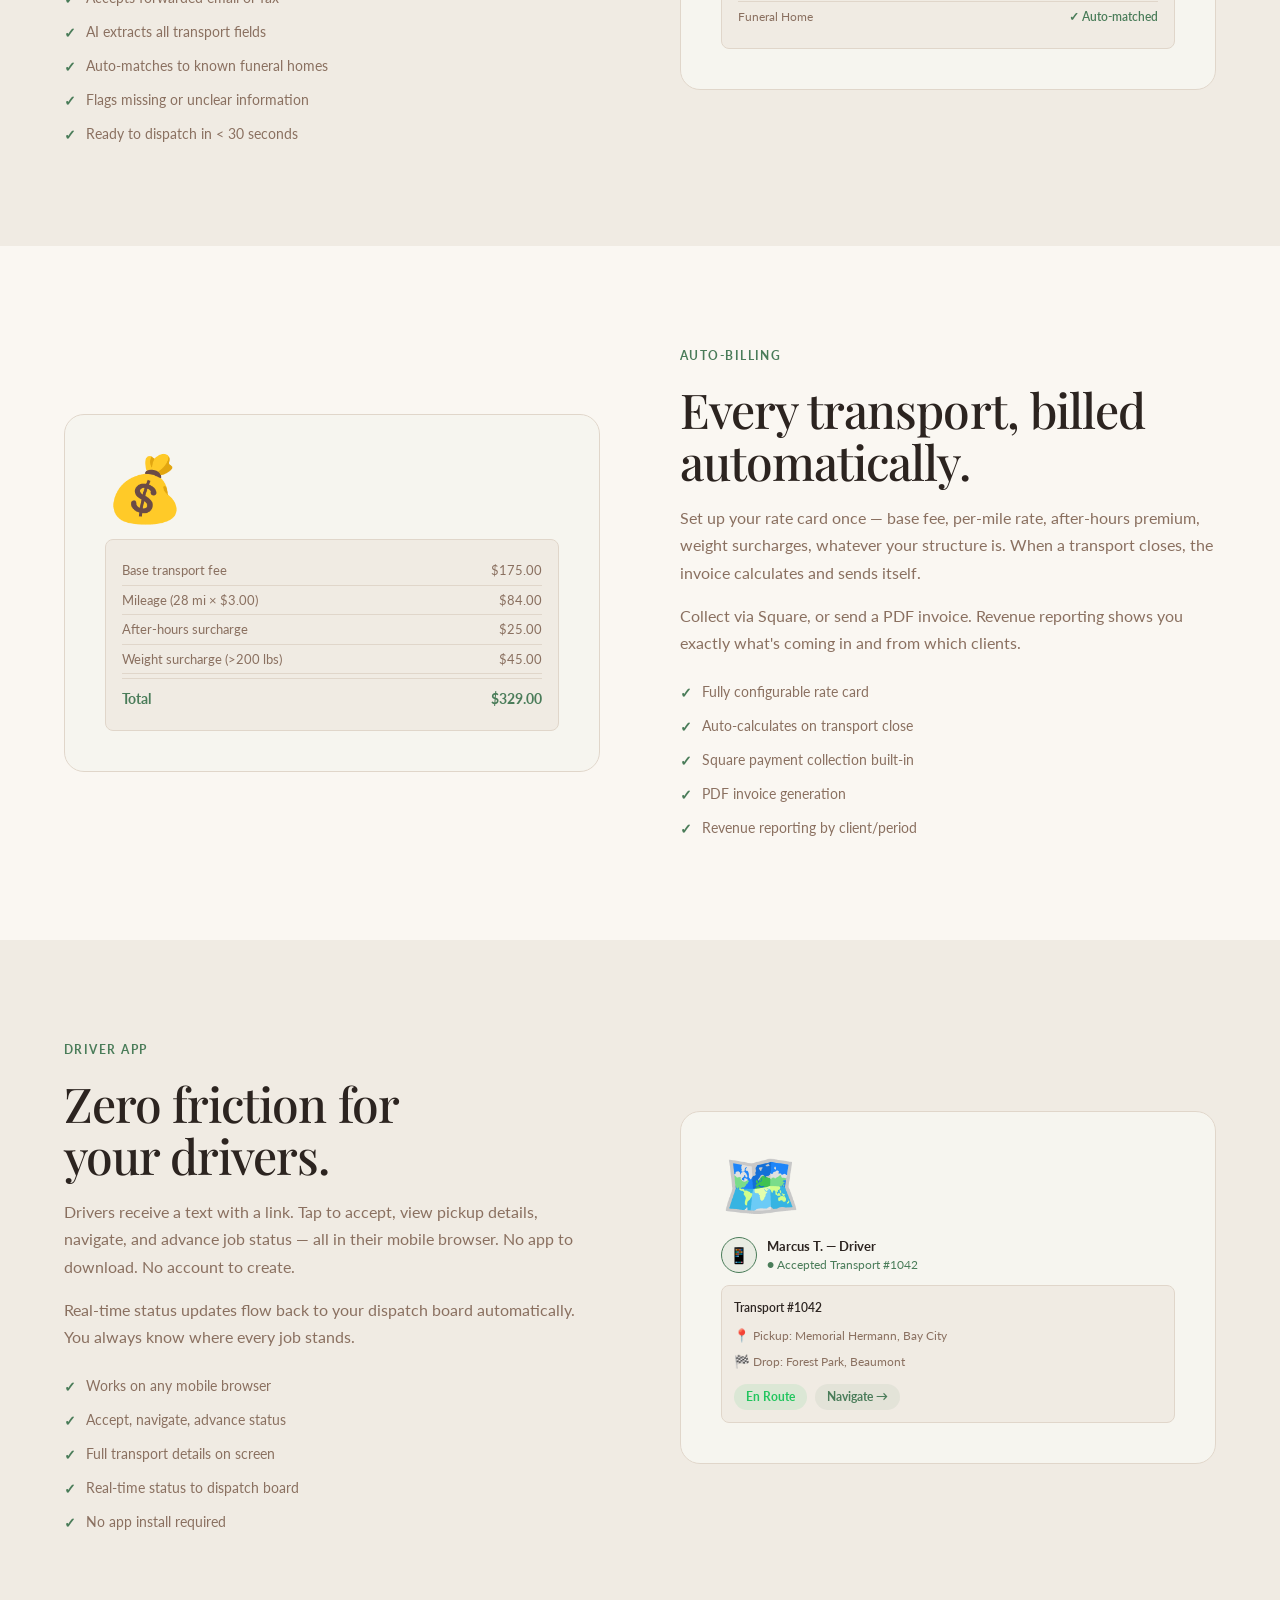
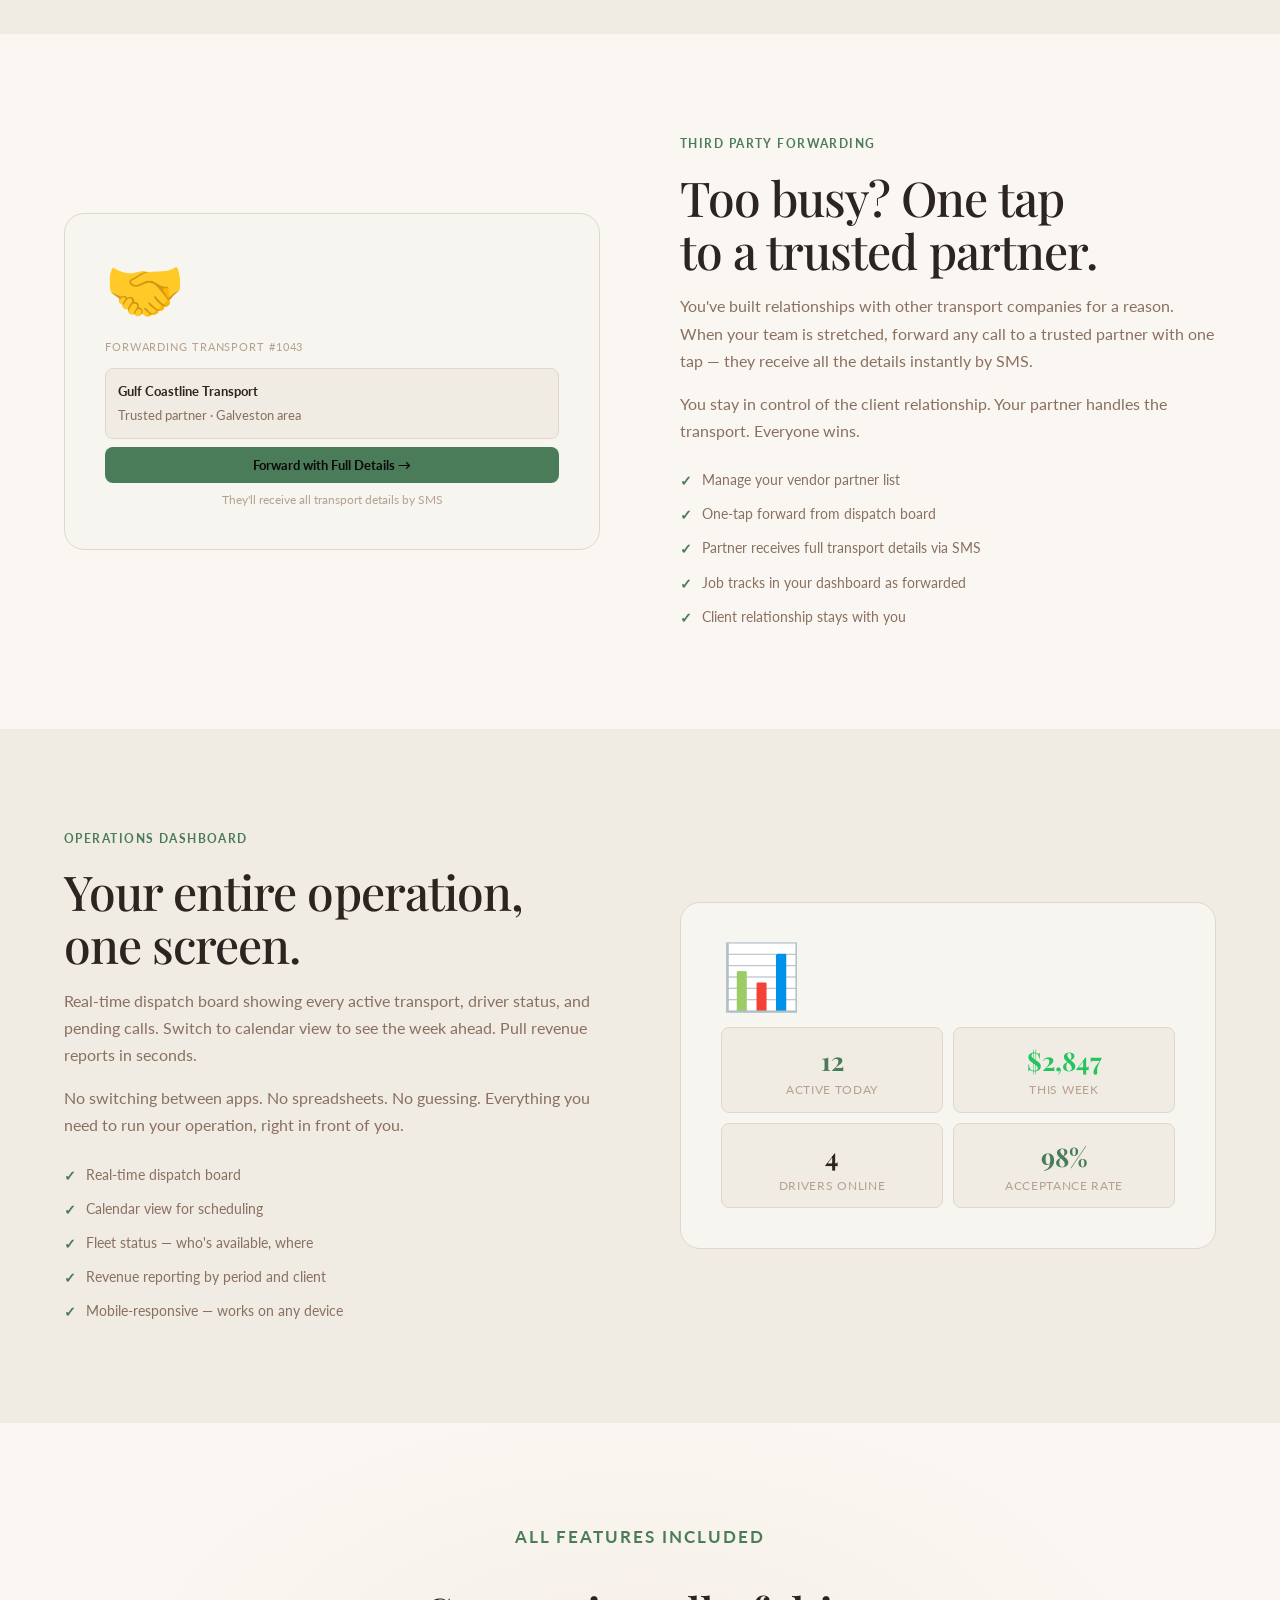
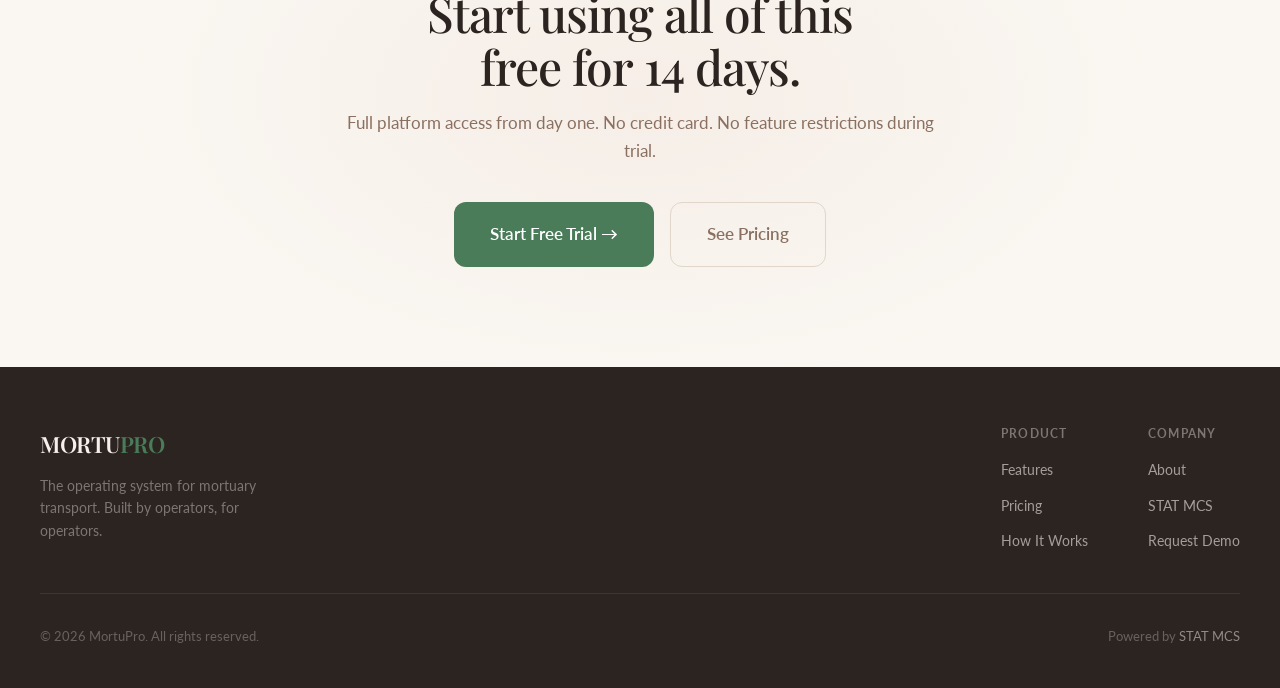
<file: features.html>
<!DOCTYPE html>
<html lang="en" data-theme="warm">
<head>
  <meta charset="UTF-8">
  <meta name="viewport" content="width=device-width, initial-scale=1.0">
  <title>Features — MortuPro</title>
  <meta name="description" content="Smart dispatch, auto-billing, driver tracking, smart intake, third party forwarding, and a real-time operations dashboard. Built for mortuary transport.">
  <link rel="icon" type="image/x-icon" href="assets/favicon.ico">
  <link rel="apple-touch-icon" href="assets/apple-touch-icon.png">
  <link rel="stylesheet" href="assets/styles.css?v=2">
  <style>
    .feature-deep {
      max-width: var(--max-width);
      margin: 0 auto;
      display: grid;
      grid-template-columns: 1fr 1fr;
      gap: 80px;
      align-items: center;
    }
    .feature-deep.reverse { direction: rtl; }
    .feature-deep.reverse > * { direction: ltr; }
    .feature-visual {
      background: var(--card-bg);
      border: 1px solid var(--card-border);
      border-radius: var(--radius-lg);
      padding: 40px;
      min-height: 280px;
      display: flex;
      flex-direction: column;
      justify-content: center;
      position: relative;
      overflow: hidden;
    }
    .feature-visual::before {
      content: '';
      position: absolute;
      inset: 0;
      background: var(--accent-subtle);
      opacity: 0.5;
    }
    .feature-visual-content { position: relative; z-index: 1; }
    .feature-visual .big-icon {
      font-size: 4rem;
      display: block;
      margin-bottom: 20px;
      line-height: 1;
    }
    .mock-dispatch {
      display: flex;
      flex-direction: column;
      gap: 10px;
    }
    .mock-call {
      background: var(--bg-alt);
      border: 1px solid var(--card-border);
      border-radius: var(--radius-sm);
      padding: 12px 16px;
      display: flex;
      justify-content: space-between;
      align-items: center;
      font-size: 0.8rem;
      font-family: var(--body-font);
    }
    .mock-call .call-info { color: var(--text); font-weight: 600; }
    .mock-call .call-status {
      padding: 3px 10px;
      border-radius: 100px;
      font-size: 0.72rem;
      font-weight: 700;
    }
    .status-new { background: var(--accent-subtle); color: var(--accent); }
    .status-accepted { background: rgba(34,197,94,0.1); color: #22c55e; }
    .status-escalated { background: rgba(239,68,68,0.1); color: #ef4444; }
    .mock-invoice {
      background: var(--bg-alt);
      border: 1px solid var(--card-border);
      border-radius: var(--radius-sm);
      padding: 16px;
      font-family: var(--body-font);
    }
    .mock-invoice .inv-line {
      display: flex;
      justify-content: space-between;
      font-size: 0.8rem;
      color: var(--text-muted);
      padding: 4px 0;
      border-bottom: 1px solid var(--card-border);
    }
    .mock-invoice .inv-line:last-child { border-bottom: none; font-weight: 700; color: var(--accent); font-size: 0.9rem; }
    .feature-text h2 { margin-bottom: 16px; }
    .feature-text p { margin-bottom: 16px; }
    .feature-text .feature-bullets {
      display: flex;
      flex-direction: column;
      gap: 10px;
      margin-top: 24px;
    }
    .feature-bullet {
      display: flex;
      align-items: flex-start;
      gap: 10px;
      font-size: 0.9rem;
      font-family: var(--body-font);
      color: var(--text-muted);
    }
    .feature-bullet .check { color: var(--accent); font-weight: 700; flex-shrink: 0; margin-top: 1px; }
    @media (max-width: 768px) {
      .feature-deep { grid-template-columns: 1fr; gap: 40px; }
      .feature-deep.reverse { direction: ltr; }
    }
  </style>

  <meta property="og:title" content="Features — MortuPro" />
  <meta property="og:description" content="Smart dispatch, auto-billing, driver tracking, smart intake, third party forwarding, and a real-time operations dashboard. Built for mortuary transport." />
  <meta property="og:type" content="website" />
  <meta property="og:site_name" content="MortuPro" />
  <meta property="og:image" content="https://mortupro.com/assets/og-image.png" />
  <meta name="robots" content="index, follow" />
  <meta name="author" content="MortuPro" />
  <meta name="keywords" content="mortuary transport software, mortuary dispatch system, funeral home management software, crematory operations software, first call removal software, mortuary transport dispatch, mortuary transport management" />
  <meta name="twitter:card" content="summary_large_image" />
  <meta name="twitter:site" content="@mortupro" />
  <meta name="twitter:image" content="https://mortupro.com/assets/og-image.png" />
</head>
<body>

<!-- ── Nav ── -->
<nav class="nav">
  <div class="nav-inner">
    <a href="index.html" class="nav-logo">MORTU<span class="pro">PRO</span></a>
    <ul class="nav-links">
      <li><a href="features.html" style="color:var(--text)">Features</a></li>
      <li><a href="pricing.html">Pricing</a></li>
      <li><a href="index.html#how-it-works">How It Works</a></li>
      <li><a href="about.html">About</a></li>
    </ul>
    <div class="nav-cta">
      <a href="#" class="btn btn-ghost btn-sm" data-demo-trigger>Request Demo</a>
      <a href="https://firstcallremovals.com/onboard" class="btn btn-primary btn-sm" target="_blank">Start Free Trial</a>
    </div>
    <button class="nav-hamburger" id="nav-hamburger" aria-label="Menu" aria-expanded="false">
      <span></span><span></span><span></span>
    </button>
  </div>
</nav>

<div class="nav-mobile" id="nav-mobile">
  <a href="features.html">Features</a>
  <a href="pricing.html">Pricing</a>
  <a href="index.html#how-it-works">How It Works</a>
  <a href="about.html">About</a>
  <a href="#" data-demo-trigger>Request Demo</a>
  <a href="https://firstcallremovals.com/onboard" target="_blank" style="color:var(--accent)">Start Free Trial →</a>
</div>

<!-- ── Page Hero ── -->
<section class="page-hero">
  <div class="page-hero-inner">
    <p class="section-label">Platform Features</p>
    <h1>Built for how funeral<br>transport actually works</h1>
    <p>Six integrated systems, built by operators who use them daily. Every feature earns its place.</p>
  </div>
</section>

<!-- ── Feature 1: Smart Dispatch ── -->
<section class="section">
  <div class="container">
    <div class="feature-deep">
      <div class="feature-visual fade-up">
        <div class="feature-visual-content">
          <span class="big-icon">🚨</span>
          <div class="mock-dispatch">
            <div class="mock-call">
              <span class="call-info">Transport #1042 — 4:32 AM</span>
              <span class="call-status status-new">New</span>
            </div>
            <div class="mock-call">
              <span class="call-info">Transport #1041 — 4:18 AM</span>
              <span class="call-status status-accepted">Accepted</span>
            </div>
            <div class="mock-call">
              <span class="call-info">Transport #1040 — 3:52 AM</span>
              <span class="call-status status-escalated">Escalated</span>
            </div>
          </div>
        </div>
      </div>
      <div class="feature-text fade-up">
        <p class="section-label">Smart Dispatch</p>
        <h2>No call ever<br>goes unanswered.</h2>
        <p>The moment a transport comes in, every available driver is notified simultaneously. Not sequentially. Every driver. Right now.</p>
        <p>If no one accepts within 60 seconds — it escalates. SMS at 1 minute. Voice call at 2 minutes. Supervisors notified at 3 minutes. The system handles it so you don't have to be awake at 3 AM.</p>
        <div class="feature-bullets">
          <div class="feature-bullet"><span class="check">✓</span> Simultaneous multi-driver notification</div>
          <div class="feature-bullet"><span class="check">✓</span> Automatic SMS escalation at 1 minute</div>
          <div class="feature-bullet"><span class="check">✓</span> Voice call escalation at 2 minutes</div>
          <div class="feature-bullet"><span class="check">✓</span> Supervisor alert with full call details</div>
          <div class="feature-bullet"><span class="check">✓</span> Full audit trail of all dispatch events</div>
        </div>
      </div>
    </div>
  </div>
</section>

<!-- ── Feature 2: Smart Intake ── -->
<section class="section section-alt">
  <div class="container">
    <div class="feature-deep reverse">
      <div class="feature-visual fade-up">
        <div class="feature-visual-content">
          <span class="big-icon">📋</span>
          <div style="background:var(--bg-alt);border:1px solid var(--card-border);border-radius:var(--radius-sm);padding:16px;font-family:var(--body-font);font-size:0.78rem;color:var(--text-muted);">
            <div style="color:var(--text-faint);margin-bottom:10px;font-size:0.7rem;text-transform:uppercase;letter-spacing:0.08em">Forwarded Email — Parsed</div>
            <div style="display:flex;justify-content:space-between;padding:5px 0;border-bottom:1px solid var(--card-border)"><span>Deceased Name</span><span style="color:var(--text);font-weight:600">John Smith</span></div>
            <div style="display:flex;justify-content:space-between;padding:5px 0;border-bottom:1px solid var(--card-border)"><span>Pickup Location</span><span style="color:var(--text);font-weight:600">2401 E Main St</span></div>
            <div style="display:flex;justify-content:space-between;padding:5px 0;border-bottom:1px solid var(--card-border)"><span>Destination</span><span style="color:var(--text);font-weight:600">Forest Park Cemetery</span></div>
            <div style="display:flex;justify-content:space-between;padding:5px 0;border-bottom:1px solid var(--card-border)"><span>Weight</span><span style="color:var(--text);font-weight:600">185 lbs</span></div>
            <div style="display:flex;justify-content:space-between;padding:5px 0"><span>Funeral Home</span><span style="color:var(--accent);font-weight:600">✓ Auto-matched</span></div>
          </div>
        </div>
      </div>
      <div class="feature-text fade-up">
        <p class="section-label">Smart Intake</p>
        <h2>Forward an email.<br>Get a transport record.</h2>
        <p>Your funeral home partners forward their removal call to your MortuPro email. That's it. Our AI parses every detail — name, pickup, destination, weight, special instructions — into a complete transport record in seconds.</p>
        <p>No portal logins for clients. No re-typing data. No missed information. Just a clean transport ready to dispatch.</p>
        <div class="feature-bullets">
          <div class="feature-bullet"><span class="check">✓</span> Accepts forwarded email or fax</div>
          <div class="feature-bullet"><span class="check">✓</span> AI extracts all transport fields</div>
          <div class="feature-bullet"><span class="check">✓</span> Auto-matches to known funeral homes</div>
          <div class="feature-bullet"><span class="check">✓</span> Flags missing or unclear information</div>
          <div class="feature-bullet"><span class="check">✓</span> Ready to dispatch in &lt; 30 seconds</div>
        </div>
      </div>
    </div>
  </div>
</section>

<!-- ── Feature 3: Auto-Billing ── -->
<section class="section">
  <div class="container">
    <div class="feature-deep">
      <div class="feature-visual fade-up">
        <div class="feature-visual-content">
          <span class="big-icon">💰</span>
          <div class="mock-invoice">
            <div class="inv-line"><span>Base transport fee</span><span>$175.00</span></div>
            <div class="inv-line"><span>Mileage (28 mi × $3.00)</span><span>$84.00</span></div>
            <div class="inv-line"><span>After-hours surcharge</span><span>$25.00</span></div>
            <div class="inv-line"><span>Weight surcharge (&gt;200 lbs)</span><span>$45.00</span></div>
            <div class="inv-line" style="border-top:1px solid var(--card-border);margin-top:4px;padding-top:8px"><span>Total</span><span>$329.00</span></div>
          </div>
        </div>
      </div>
      <div class="feature-text fade-up">
        <p class="section-label">Auto-Billing</p>
        <h2>Every transport, billed<br>automatically.</h2>
        <p>Set up your rate card once — base fee, per-mile rate, after-hours premium, weight surcharges, whatever your structure is. When a transport closes, the invoice calculates and sends itself.</p>
        <p>Collect via Square, or send a PDF invoice. Revenue reporting shows you exactly what's coming in and from which clients.</p>
        <div class="feature-bullets">
          <div class="feature-bullet"><span class="check">✓</span> Fully configurable rate card</div>
          <div class="feature-bullet"><span class="check">✓</span> Auto-calculates on transport close</div>
          <div class="feature-bullet"><span class="check">✓</span> Square payment collection built-in</div>
          <div class="feature-bullet"><span class="check">✓</span> PDF invoice generation</div>
          <div class="feature-bullet"><span class="check">✓</span> Revenue reporting by client/period</div>
        </div>
      </div>
    </div>
  </div>
</section>

<!-- ── Feature 4: Driver App ── -->
<section class="section section-alt">
  <div class="container">
    <div class="feature-deep reverse">
      <div class="feature-visual fade-up">
        <div class="feature-visual-content">
          <span class="big-icon">🗺️</span>
          <div style="display:flex;flex-direction:column;gap:10px;font-family:var(--body-font);">
            <div style="display:flex;gap:10px;align-items:center;">
              <div style="width:36px;height:36px;border-radius:50%;background:var(--accent-subtle);border:1px solid var(--accent);display:flex;align-items:center;justify-content:center;font-size:1rem;flex-shrink:0">📱</div>
              <div>
                <div style="font-size:0.8rem;font-weight:700;color:var(--text)">Marcus T. — Driver</div>
                <div style="font-size:0.72rem;color:var(--accent)">● Accepted Transport #1042</div>
              </div>
            </div>
            <div style="background:var(--bg-alt);border:1px solid var(--card-border);border-radius:var(--radius-sm);padding:12px;font-size:0.78rem;color:var(--text-muted)">
              <div style="color:var(--text);font-weight:600;margin-bottom:8px">Transport #1042</div>
              <div style="margin-bottom:6px">📍 Pickup: Memorial Hermann, Bay City</div>
              <div style="margin-bottom:12px">🏁 Drop: Forest Park, Beaumont</div>
              <div style="display:flex;gap:8px">
                <span style="background:rgba(34,197,94,0.1);color:#22c55e;padding:4px 12px;border-radius:100px;font-size:0.72rem;font-weight:700">En Route</span>
                <span style="background:var(--accent-subtle);color:var(--accent);padding:4px 12px;border-radius:100px;font-size:0.72rem;font-weight:700">Navigate →</span>
              </div>
            </div>
          </div>
        </div>
      </div>
      <div class="feature-text fade-up">
        <p class="section-label">Driver App</p>
        <h2>Zero friction for<br>your drivers.</h2>
        <p>Drivers receive a text with a link. Tap to accept, view pickup details, navigate, and advance job status — all in their mobile browser. No app to download. No account to create.</p>
        <p>Real-time status updates flow back to your dispatch board automatically. You always know where every job stands.</p>
        <div class="feature-bullets">
          <div class="feature-bullet"><span class="check">✓</span> Works on any mobile browser</div>
          <div class="feature-bullet"><span class="check">✓</span> Accept, navigate, advance status</div>
          <div class="feature-bullet"><span class="check">✓</span> Full transport details on screen</div>
          <div class="feature-bullet"><span class="check">✓</span> Real-time status to dispatch board</div>
          <div class="feature-bullet"><span class="check">✓</span> No app install required</div>
        </div>
      </div>
    </div>
  </div>
</section>

<!-- ── Feature 5: Third Party Forwarding ── -->
<section class="section">
  <div class="container">
    <div class="feature-deep">
      <div class="feature-visual fade-up">
        <div class="feature-visual-content">
          <span class="big-icon">🤝</span>
          <div style="font-family:var(--body-font);font-size:0.8rem;">
            <div style="color:var(--text-faint);font-size:0.7rem;text-transform:uppercase;letter-spacing:0.08em;margin-bottom:12px">Forwarding Transport #1043</div>
            <div style="background:var(--bg-alt);border:1px solid var(--card-border);border-radius:var(--radius-sm);padding:12px;margin-bottom:8px">
              <div style="font-weight:700;color:var(--text);margin-bottom:4px">Gulf Coastline Transport</div>
              <div style="color:var(--text-muted)">Trusted partner · Galveston area</div>
            </div>
            <button style="width:100%;background:var(--accent);color:#0a0a0a;border:none;border-radius:var(--radius-sm);padding:10px;font-weight:700;font-family:var(--body-font);cursor:pointer;">Forward with Full Details →</button>
            <div style="color:var(--text-faint);font-size:0.72rem;text-align:center;margin-top:8px">They'll receive all transport details by SMS</div>
          </div>
        </div>
      </div>
      <div class="feature-text fade-up">
        <p class="section-label">Third Party Forwarding</p>
        <h2>Too busy? One tap<br>to a trusted partner.</h2>
        <p>You've built relationships with other transport companies for a reason. When your team is stretched, forward any call to a trusted partner with one tap — they receive all the details instantly by SMS.</p>
        <p>You stay in control of the client relationship. Your partner handles the transport. Everyone wins.</p>
        <div class="feature-bullets">
          <div class="feature-bullet"><span class="check">✓</span> Manage your vendor partner list</div>
          <div class="feature-bullet"><span class="check">✓</span> One-tap forward from dispatch board</div>
          <div class="feature-bullet"><span class="check">✓</span> Partner receives full transport details via SMS</div>
          <div class="feature-bullet"><span class="check">✓</span> Job tracks in your dashboard as forwarded</div>
          <div class="feature-bullet"><span class="check">✓</span> Client relationship stays with you</div>
        </div>
      </div>
    </div>
  </div>
</section>

<!-- ── Feature 6: Dashboard ── -->
<section class="section section-alt">
  <div class="container">
    <div class="feature-deep reverse">
      <div class="feature-visual fade-up">
        <div class="feature-visual-content">
          <span class="big-icon">📊</span>
          <div style="display:grid;grid-template-columns:1fr 1fr;gap:10px;font-family:var(--body-font);">
            <div style="background:var(--bg-alt);border:1px solid var(--card-border);border-radius:var(--radius-sm);padding:12px;text-align:center">
              <div style="font-size:1.6rem;font-weight:700;color:var(--accent);font-family:var(--headline-font)">12</div>
              <div style="font-size:0.72rem;color:var(--text-faint);text-transform:uppercase;letter-spacing:0.06em">Active Today</div>
            </div>
            <div style="background:var(--bg-alt);border:1px solid var(--card-border);border-radius:var(--radius-sm);padding:12px;text-align:center">
              <div style="font-size:1.6rem;font-weight:700;color:#22c55e;font-family:var(--headline-font)">$2,847</div>
              <div style="font-size:0.72rem;color:var(--text-faint);text-transform:uppercase;letter-spacing:0.06em">This Week</div>
            </div>
            <div style="background:var(--bg-alt);border:1px solid var(--card-border);border-radius:var(--radius-sm);padding:12px;text-align:center">
              <div style="font-size:1.6rem;font-weight:700;color:var(--text);font-family:var(--headline-font)">4</div>
              <div style="font-size:0.72rem;color:var(--text-faint);text-transform:uppercase;letter-spacing:0.06em">Drivers Online</div>
            </div>
            <div style="background:var(--bg-alt);border:1px solid var(--card-border);border-radius:var(--radius-sm);padding:12px;text-align:center">
              <div style="font-size:1.6rem;font-weight:700;color:var(--accent);font-family:var(--headline-font)">98%</div>
              <div style="font-size:0.72rem;color:var(--text-faint);text-transform:uppercase;letter-spacing:0.06em">Acceptance Rate</div>
            </div>
          </div>
        </div>
      </div>
      <div class="feature-text fade-up">
        <p class="section-label">Operations Dashboard</p>
        <h2>Your entire operation,<br>one screen.</h2>
        <p>Real-time dispatch board showing every active transport, driver status, and pending calls. Switch to calendar view to see the week ahead. Pull revenue reports in seconds.</p>
        <p>No switching between apps. No spreadsheets. No guessing. Everything you need to run your operation, right in front of you.</p>
        <div class="feature-bullets">
          <div class="feature-bullet"><span class="check">✓</span> Real-time dispatch board</div>
          <div class="feature-bullet"><span class="check">✓</span> Calendar view for scheduling</div>
          <div class="feature-bullet"><span class="check">✓</span> Fleet status — who's available, where</div>
          <div class="feature-bullet"><span class="check">✓</span> Revenue reporting by period and client</div>
          <div class="feature-bullet"><span class="check">✓</span> Mobile-responsive — works on any device</div>
        </div>
      </div>
    </div>
  </div>
</section>

<!-- ── CTA ── -->
<section class="cta-banner">
  <div class="cta-banner-inner">
    <p class="section-label">All Features Included</p>
    <h2>Start using all of this<br>free for 14 days.</h2>
    <p>Full platform access from day one. No credit card. No feature restrictions during trial.</p>
    <div class="hero-cta">
      <a href="https://firstcallremovals.com/onboard" class="btn btn-primary btn-lg" target="_blank">Start Free Trial →</a>
      <a href="pricing.html" class="btn btn-ghost btn-lg">See Pricing</a>
    </div>
  </div>
</section>

<!-- ── Footer ── -->
<footer class="footer">
  <div class="footer-inner">
    <div class="footer-top">
      <div class="footer-brand">
        <a href="index.html" class="nav-logo">MORTU<span class="pro">PRO</span></a>
        <p class="footer-tagline">The operating system for mortuary transport. Built by operators, for operators.</p>
      </div>
      <div class="footer-links">
        <div class="footer-col">
          <h4>Product</h4>
          <ul>
            <li><a href="features.html">Features</a></li>
            <li><a href="pricing.html">Pricing</a></li>
            <li><a href="index.html#how-it-works">How It Works</a></li>
          </ul>
        </div>
        <div class="footer-col">
          <h4>Company</h4>
          <ul>
            <li><a href="about.html">About</a></li>
            <li><a href="https://firstcallremovals.com" target="_blank">STAT MCS</a></li>
            <li><a href="#" data-demo-trigger>Request Demo</a></li>
          </ul>
        </div>
      </div>
    </div>
    <div class="footer-bottom">
      <p class="footer-copy">© 2026 MortuPro. All rights reserved.</p>
      <p class="footer-powered">Powered by <a href="https://firstcallremovals.com" target="_blank">STAT MCS</a></p>
    </div>
  </div>
</footer>

<button class="chat-bubble-trigger" id="chat-trigger" aria-label="Chat with us">💬</button>
<div class="chat-window" id="chat-window" role="dialog" aria-label="Chat support">
  <div class="chat-header">
    <div class="chat-avatar">🕊️</div>
    <div class="chat-header-info">
      <div class="name">MortuPro Support</div>
      <div class="status">● Online now</div>
    </div>
  </div>
  <div class="chat-messages" id="chat-messages"></div>
  <div class="chat-options" id="chat-options"></div>
</div>

<div class="modal-overlay" id="demo-modal">
  <div class="modal">
    <button class="modal-close" id="demo-modal-close" aria-label="Close">✕</button>
    <p class="section-label">Request a Demo</p>
    <h3>See MortuPro in action</h3>
    <p>Tell us about your operation and we'll reach out within a few hours.</p>
    <form id="demo-form" action="https://formspree.io/f/xlgodrwr" method="POST">
      <div class="form-group">
        <label class="form-label" for="demo-name">Your Name</label>
        <input type="text" id="demo-name" name="name" class="form-control" placeholder="Your name" required>
      </div>
      <div class="form-group">
        <label class="form-label" for="demo-email">Email Address</label>
        <input type="email" id="demo-email" name="email" class="form-control" placeholder="your@email.com" required>
      </div>
      <button type="submit" class="btn btn-primary" style="width:100%;justify-content:center">Request Demo →</button>
    </form>
  </div>
</div>

<script src="assets/app.js"></script>
<!-- Cloudflare Web Analytics -->
<script defer src='https://static.cloudflareinsights.com/beacon.min.js' data-cf-beacon='{"token": "236a43db1f14408fb77d86868e5464ba"}'></script>
</body>
</html>
</file>
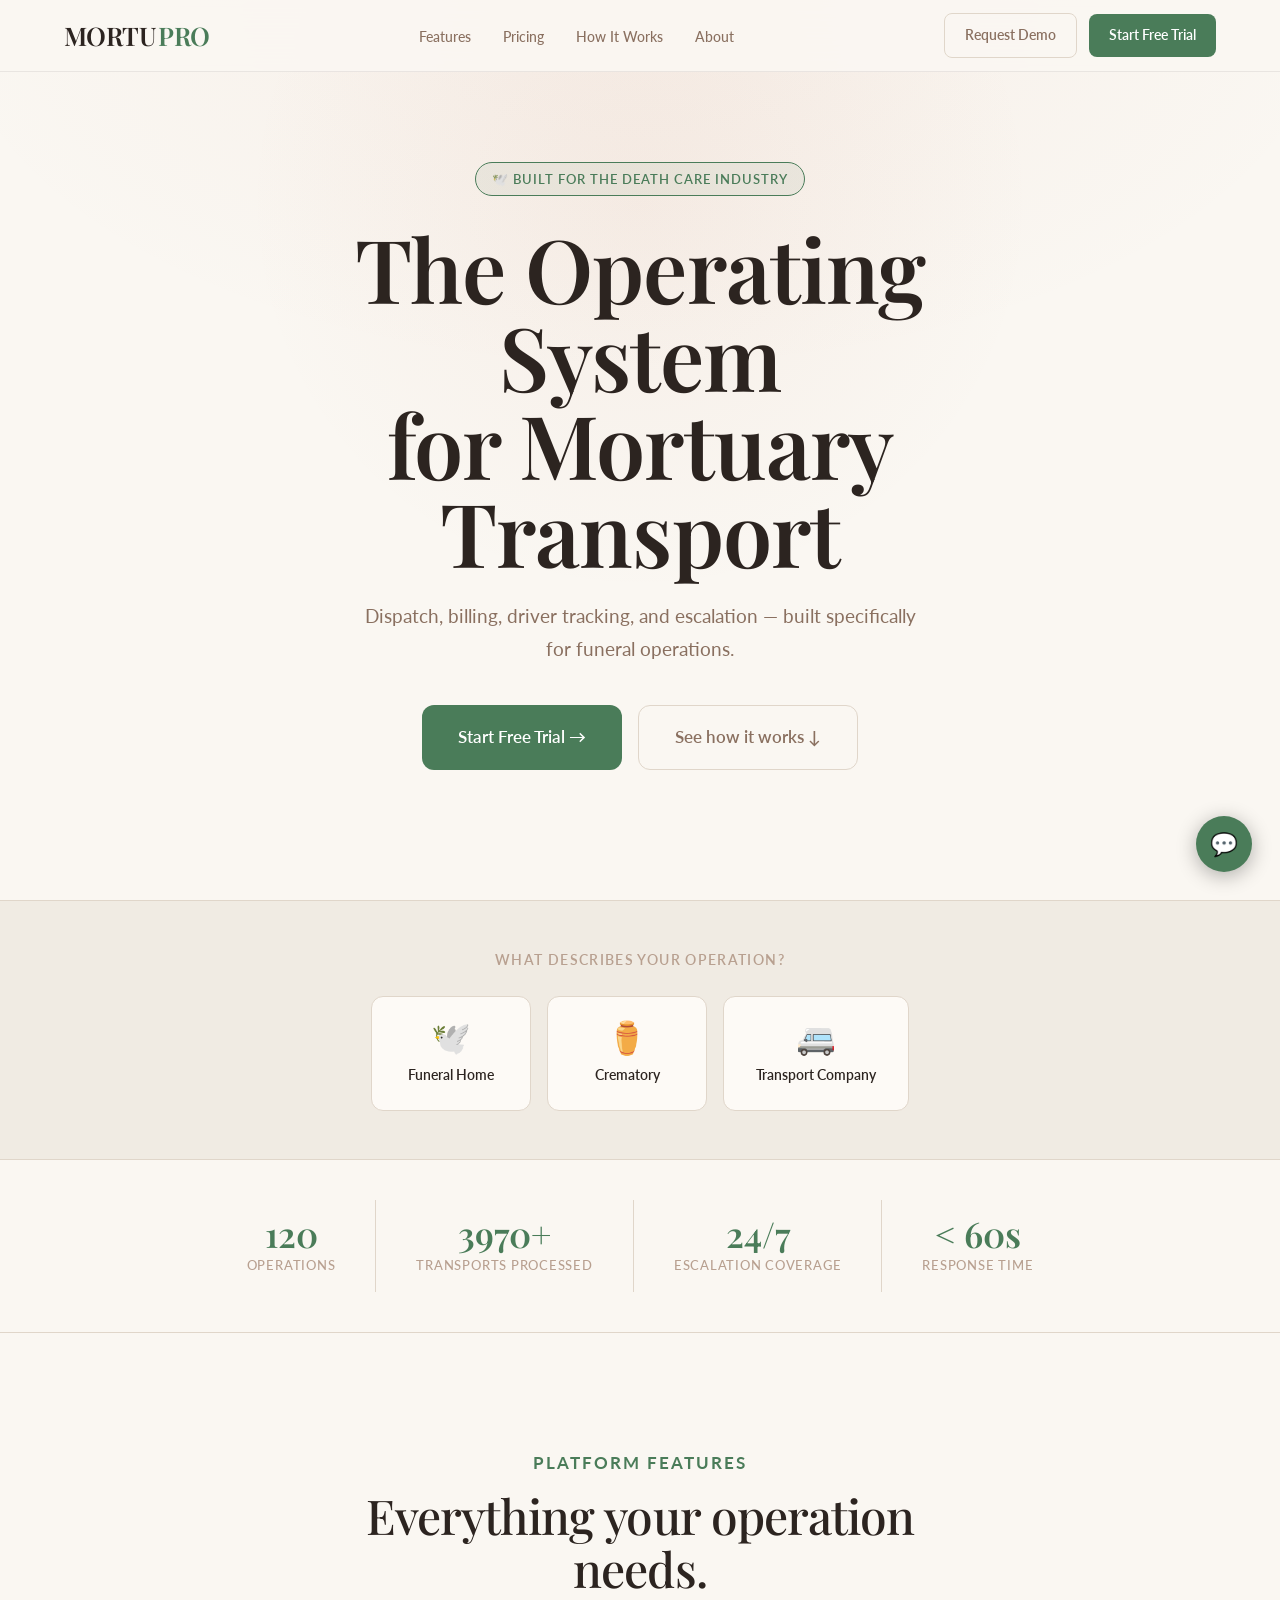
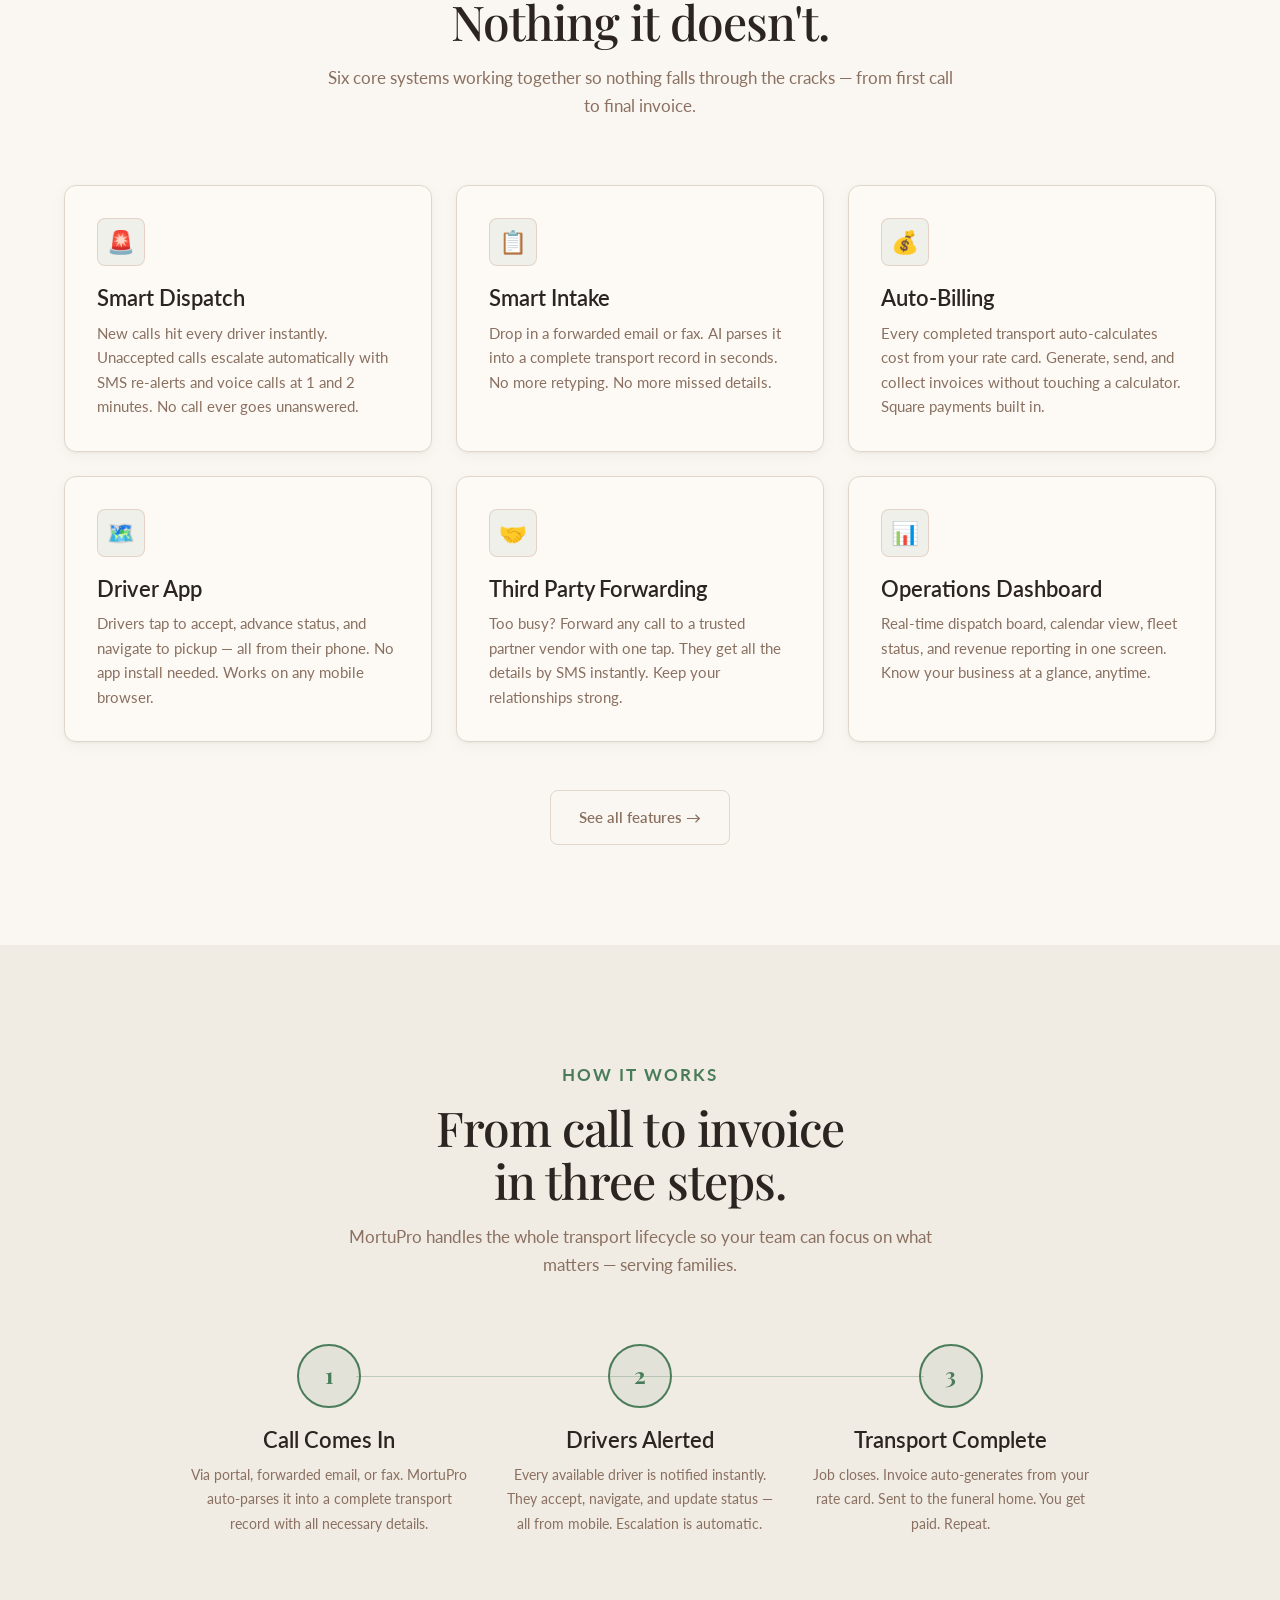
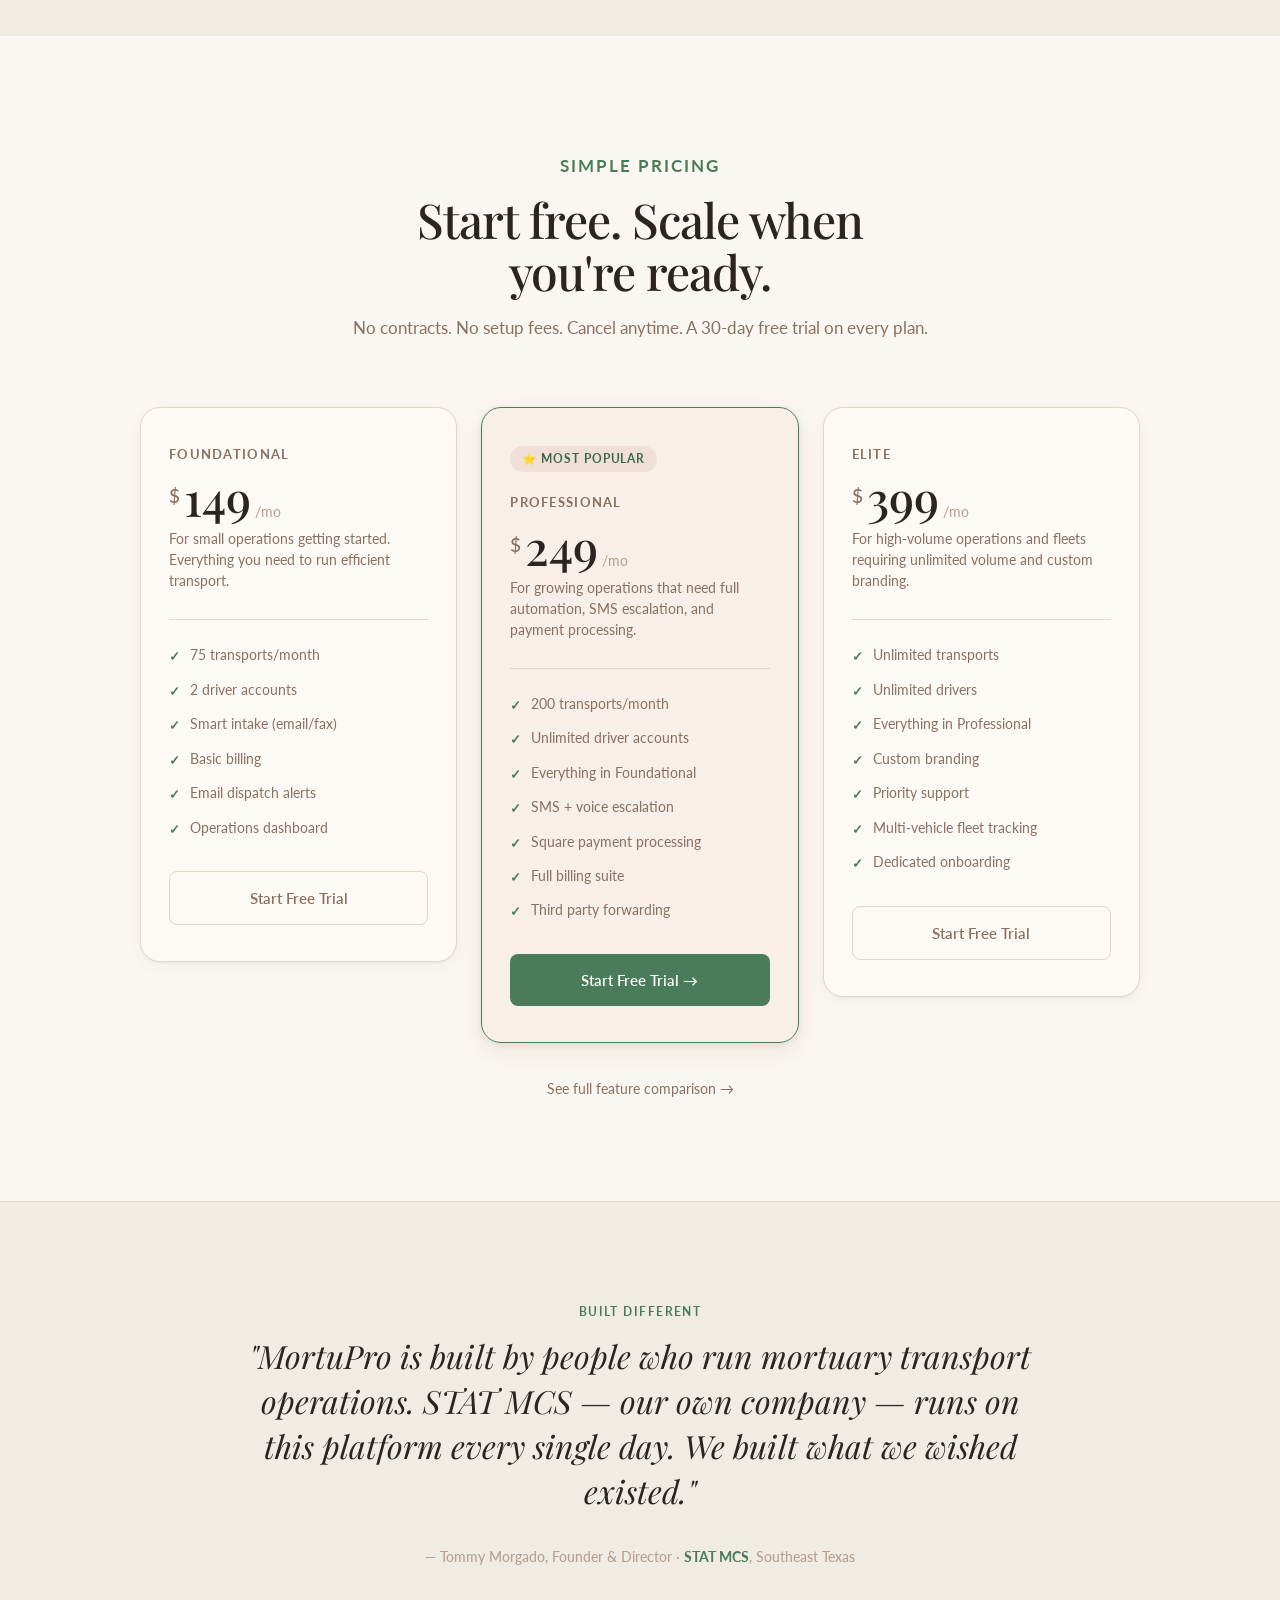
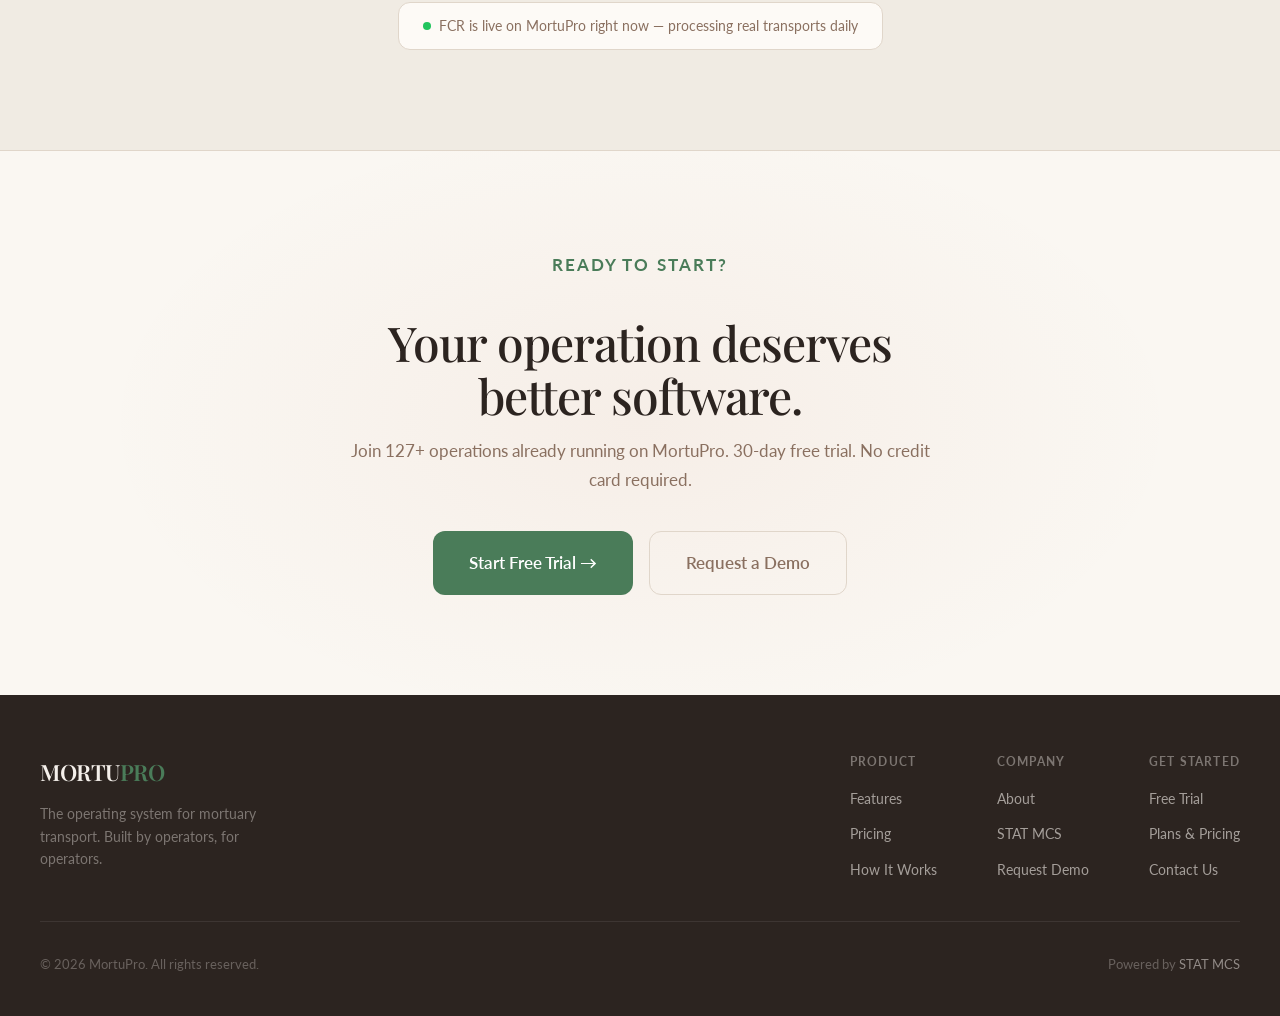
<file: index-light.html>
<!DOCTYPE html>
<html lang="en" data-theme="warm">
<head>
  <meta charset="UTF-8">
  <meta name="viewport" content="width=device-width, initial-scale=1.0">
  <title>MortuPro — The Operating System for Mortuary Transport</title>
  <meta name="description" content="Dispatch, billing, driver tracking, and escalation — built specifically for funeral homes, crematories, and transport companies. Start your free trial today.">
  <meta property="og:title" content="MortuPro — The Operating System for Mortuary Transport">
  <meta property="og:description" content="Built by people who run mortuary transport. Smart dispatch, auto-billing, and driver tracking for modern funeral operations.">
  <meta property="og:type" content="website">
  <link rel="icon" type="image/x-icon" href="assets/favicon.ico">
  <link rel="apple-touch-icon" href="assets/apple-touch-icon.png">
  <link rel="stylesheet" href="assets/styles.css">

  <meta property="og:site_name" content="MortuPro" />
  <meta property="og:image" content="https://mortupro.com/assets/og-image.png" />
  <meta name="robots" content="index, follow" />
  <meta name="author" content="MortuPro" />
  <meta name="keywords" content="mortuary transport software, mortuary dispatch system, funeral home management software, crematory operations software, first call removal software, mortuary transport dispatch, mortuary transport management" />
  <meta name="twitter:card" content="summary_large_image" />
  <meta name="twitter:site" content="@mortupro" />
  <meta name="twitter:image" content="https://mortupro.com/assets/og-image.png" />
</head>
<body>

<!-- ── Nav ── -->
<nav class="nav">
  <div class="nav-inner">
    <a href="index.html" class="nav-logo">MORTU<span class="pro">PRO</span></a>
    <ul class="nav-links">
      <li><a href="features.html">Features</a></li>
      <li><a href="pricing.html">Pricing</a></li>
      <li><a href="index.html#how-it-works">How It Works</a></li>
      <li><a href="about.html">About</a></li>
    </ul>
    <div class="nav-cta">
      <a href="#" class="btn btn-ghost btn-sm" data-demo-trigger>Request Demo</a>
      <a href="https://firstcallremovals.com/onboard" class="btn btn-primary btn-sm" target="_blank">Start Free Trial</a>
    </div>
    <button class="nav-hamburger" id="nav-hamburger" aria-label="Menu" aria-expanded="false">
      <span></span><span></span><span></span>
    </button>
  </div>
</nav>

<div class="nav-mobile" id="nav-mobile">
  <a href="features.html">Features</a>
  <a href="pricing.html">Pricing</a>
  <a href="index.html#how-it-works">How It Works</a>
  <a href="about.html">About</a>
  <a href="#" data-demo-trigger>Request Demo</a>
  <a href="https://firstcallremovals.com/onboard" target="_blank" style="color:var(--accent)">Start Free Trial →</a>
</div>

<!-- ── Hero ── -->
<section class="hero">
  <div class="hero-content">
    <span class="hero-eyebrow">🕊️ Built for the Death Care Industry</span>
    <h1>The Operating System<br>for Mortuary Transport</h1>
    <p class="hero-sub" id="hero-subline">
      Dispatch, billing, driver tracking, and escalation — built specifically for funeral operations.
    </p>
    <div class="hero-cta">
      <a href="https://firstcallremovals.com/onboard" class="btn btn-primary btn-lg" target="_blank">Start Free Trial →</a>
      <a href="index.html#how-it-works" class="btn btn-ghost btn-lg">See how it works ↓</a>
    </div>
  </div>
</section>

<!-- ── Quiz ── -->
<section class="quiz-section">
  <div class="quiz-inner">
    <p class="quiz-label">What describes your operation?</p>
    <div class="quiz-tiles">
      <div class="quiz-tile" data-type="funeral-home" role="button" tabindex="0" aria-label="Funeral Home">
        <span class="emoji">🕊️</span>
        <span class="label">Funeral Home</span>
      </div>
      <div class="quiz-tile" data-type="crematory" role="button" tabindex="0" aria-label="Crematory">
        <span class="emoji">⚱️</span>
        <span class="label">Crematory</span>
      </div>
      <div class="quiz-tile" data-type="transport" role="button" tabindex="0" aria-label="Transport Company">
        <span class="emoji">🚐</span>
        <span class="label">Transport Company</span>
      </div>
    </div>
  </div>
</section>

<!-- ── Stats Bar ── -->
<section class="stats-bar">
  <div class="stats-inner">
    <div class="stat-item fade-up">
      <span class="stat-value" data-count="127">127</span>
      <span class="stat-label">Operations</span>
    </div>
    <div class="stat-item fade-up">
      <span class="stat-value" data-count="4200" data-suffix="+">4,200+</span>
      <span class="stat-label">Transports Processed</span>
    </div>
    <div class="stat-item fade-up">
      <span class="stat-value">24/7</span>
      <span class="stat-label">Escalation Coverage</span>
    </div>
    <div class="stat-item fade-up">
      <span class="stat-value">&lt; 60s</span>
      <span class="stat-label">Response Time</span>
    </div>
  </div>
</section>

<!-- ── Features ── -->
<section class="section" id="features">
  <div class="container">
    <div class="section-header">
      <p class="section-label">Platform Features</p>
      <h2>Everything your operation needs.<br>Nothing it doesn't.</h2>
      <p>Six core systems working together so nothing falls through the cracks — from first call to final invoice.</p>
    </div>
    <div class="features-grid">

      <div class="feature-card fade-up">
        <div class="feature-icon">🚨</div>
        <h3>Smart Dispatch</h3>
        <p>New calls hit every driver instantly. Unaccepted calls escalate automatically with SMS re-alerts and voice calls at 1 and 2 minutes. No call ever goes unanswered.</p>
      </div>

      <div class="feature-card fade-up">
        <div class="feature-icon">📋</div>
        <h3>Smart Intake</h3>
        <p>Drop in a forwarded email or fax. AI parses it into a complete transport record in seconds. No more retyping. No more missed details.</p>
      </div>

      <div class="feature-card fade-up">
        <div class="feature-icon">💰</div>
        <h3>Auto-Billing</h3>
        <p>Every completed transport auto-calculates cost from your rate card. Generate, send, and collect invoices without touching a calculator. Square payments built in.</p>
      </div>

      <div class="feature-card fade-up">
        <div class="feature-icon">🗺️</div>
        <h3>Driver App</h3>
        <p>Drivers tap to accept, advance status, and navigate to pickup — all from their phone. No app install needed. Works on any mobile browser.</p>
      </div>

      <div class="feature-card fade-up">
        <div class="feature-icon">🤝</div>
        <h3>Third Party Forwarding</h3>
        <p>Too busy? Forward any call to a trusted partner vendor with one tap. They get all the details by SMS instantly. Keep your relationships strong.</p>
      </div>

      <div class="feature-card fade-up">
        <div class="feature-icon">📊</div>
        <h3>Operations Dashboard</h3>
        <p>Real-time dispatch board, calendar view, fleet status, and revenue reporting in one screen. Know your business at a glance, anytime.</p>
      </div>

    </div>
    <div style="text-align:center; margin-top:48px">
      <a href="features.html" class="btn btn-ghost">See all features →</a>
    </div>
  </div>
</section>

<!-- ── How It Works ── -->
<section class="section section-alt" id="how-it-works">
  <div class="container">
    <div class="section-header">
      <p class="section-label">How It Works</p>
      <h2>From call to invoice<br>in three steps.</h2>
      <p>MortuPro handles the whole transport lifecycle so your team can focus on what matters — serving families.</p>
    </div>
    <div class="steps-grid">
      <div class="step fade-up">
        <div class="step-num">1</div>
        <h3>Call Comes In</h3>
        <p>Via portal, forwarded email, or fax. MortuPro auto-parses it into a complete transport record with all necessary details.</p>
      </div>
      <div class="step fade-up">
        <div class="step-num">2</div>
        <h3>Drivers Alerted</h3>
        <p>Every available driver is notified instantly. They accept, navigate, and update status — all from mobile. Escalation is automatic.</p>
      </div>
      <div class="step fade-up">
        <div class="step-num">3</div>
        <h3>Transport Complete</h3>
        <p>Job closes. Invoice auto-generates from your rate card. Sent to the funeral home. You get paid. Repeat.</p>
      </div>
    </div>
  </div>
</section>

<!-- ── Pricing Preview ── -->
<section class="section" id="pricing">
  <div class="container">
    <div class="section-header">
      <p class="section-label">Simple Pricing</p>
      <h2>Start free. Scale when<br>you're ready.</h2>
      <p>No contracts. No setup fees. Cancel anytime. A 30-day free trial on every plan.</p>
    </div>
    <div class="pricing-grid">

      <!-- Foundational -->
      <div class="pricing-card fade-up">
        <p class="pricing-tier">Foundational</p>
        <div class="pricing-price">
          <span class="currency">$</span>
          <span class="amount">149</span>
          <span class="period">/mo</span>
        </div>
        <p class="pricing-desc">For small operations getting started. Everything you need to run efficient transport.</p>
        <ul class="pricing-features">
          <li class="pricing-feature"><span class="check">✓</span> 75 transports/month</li>
          <li class="pricing-feature"><span class="check">✓</span> 2 driver accounts</li>
          <li class="pricing-feature"><span class="check">✓</span> Smart intake (email/fax)</li>
          <li class="pricing-feature"><span class="check">✓</span> Basic billing</li>
          <li class="pricing-feature"><span class="check">✓</span> Email dispatch alerts</li>
          <li class="pricing-feature"><span class="check">✓</span> Operations dashboard</li>
        </ul>
        <a href="https://firstcallremovals.com/onboard?plan=foundational" class="btn btn-ghost" target="_blank">Start Free Trial</a>
      </div>

      <!-- Professional -->
      <div class="pricing-card featured fade-up">
        <span class="pricing-badge">⭐ Most Popular</span>
        <p class="pricing-tier">Professional</p>
        <div class="pricing-price">
          <span class="currency">$</span>
          <span class="amount">249</span>
          <span class="period">/mo</span>
        </div>
        <p class="pricing-desc">For growing operations that need full automation, SMS escalation, and payment processing.</p>
        <ul class="pricing-features">
          <li class="pricing-feature"><span class="check">✓</span> 200 transports/month</li>
          <li class="pricing-feature"><span class="check">✓</span> Unlimited driver accounts</li>
          <li class="pricing-feature"><span class="check">✓</span> Everything in Foundational</li>
          <li class="pricing-feature"><span class="check">✓</span> SMS + voice escalation</li>
          <li class="pricing-feature"><span class="check">✓</span> Square payment processing</li>
          <li class="pricing-feature"><span class="check">✓</span> Full billing suite</li>
          <li class="pricing-feature"><span class="check">✓</span> Third party forwarding</li>
        </ul>
        <a href="https://firstcallremovals.com/onboard?plan=professional" class="btn btn-primary" target="_blank">Start Free Trial →</a>
      </div>

      <!-- Elite -->
      <div class="pricing-card fade-up">
        <p class="pricing-tier">Elite</p>
        <div class="pricing-price">
          <span class="currency">$</span>
          <span class="amount">399</span>
          <span class="period">/mo</span>
        </div>
        <p class="pricing-desc">For high-volume operations and fleets requiring unlimited volume and custom branding.</p>
        <ul class="pricing-features">
          <li class="pricing-feature"><span class="check">✓</span> Unlimited transports</li>
          <li class="pricing-feature"><span class="check">✓</span> Unlimited drivers</li>
          <li class="pricing-feature"><span class="check">✓</span> Everything in Professional</li>
          <li class="pricing-feature"><span class="check">✓</span> Custom branding</li>
          <li class="pricing-feature"><span class="check">✓</span> Priority support</li>
          <li class="pricing-feature"><span class="check">✓</span> Multi-vehicle fleet tracking</li>
          <li class="pricing-feature"><span class="check">✓</span> Dedicated onboarding</li>
        </ul>
        <a href="https://firstcallremovals.com/onboard?plan=elite" class="btn btn-ghost" target="_blank">Start Free Trial</a>
      </div>

    </div>
    <div style="text-align:center; margin-top:32px">
      <a href="pricing.html" style="color:var(--text-muted); font-size:0.875rem; font-family:var(--body-font)">See full feature comparison →</a>
    </div>
  </div>
</section>

<!-- ── Trust Section ── -->
<section class="section trust-section">
  <div class="container">
    <div class="trust-inner">
      <p class="section-label">Built Different</p>
      <blockquote class="trust-quote">
        "MortuPro is built by people who run mortuary transport operations. STAT MCS — our own company — runs on this platform every single day. We built what we wished existed."
      </blockquote>
      <p class="trust-byline">— Tommy Morgado, Founder &amp; Director · <strong>STAT MCS</strong>, Southeast Texas</p>
      <div class="trust-badge">
        <span class="dot"></span>
        FCR is live on MortuPro right now — processing real transports daily
      </div>
    </div>
  </div>
</section>

<!-- ── Final CTA ── -->
<section class="cta-banner">
  <div class="cta-banner-inner">
    <p class="section-label">Ready to Start?</p>
    <h2>Your operation deserves<br>better software.</h2>
    <p>Join 127+ operations already running on MortuPro. 30-day free trial. No credit card required.</p>
    <div class="hero-cta">
      <a href="https://firstcallremovals.com/onboard" class="btn btn-primary btn-lg" target="_blank">Start Free Trial →</a>
      <a href="#" class="btn btn-ghost btn-lg" data-demo-trigger>Request a Demo</a>
    </div>
  </div>
</section>

<!-- ── Footer ── -->
<footer class="footer">
  <div class="footer-inner">
    <div class="footer-top">
      <div class="footer-brand">
        <a href="index.html" class="nav-logo">MORTU<span class="pro">PRO</span></a>
        <p class="footer-tagline">The operating system for mortuary transport. Built by operators, for operators.</p>
      </div>
      <div class="footer-links">
        <div class="footer-col">
          <h4>Product</h4>
          <ul>
            <li><a href="features.html">Features</a></li>
            <li><a href="pricing.html">Pricing</a></li>
            <li><a href="index.html#how-it-works">How It Works</a></li>
          </ul>
        </div>
        <div class="footer-col">
          <h4>Company</h4>
          <ul>
            <li><a href="about.html">About</a></li>
            <li><a href="https://firstcallremovals.com" target="_blank">STAT MCS</a></li>
            <li><a href="#" data-demo-trigger>Request Demo</a></li>
          </ul>
        </div>
        <div class="footer-col">
          <h4>Get Started</h4>
          <ul>
            <li><a href="https://firstcallremovals.com/onboard" target="_blank">Free Trial</a></li>
            <li><a href="pricing.html">Plans &amp; Pricing</a></li>
            <li><a href="about.html#contact">Contact Us</a></li>
          </ul>
        </div>
      </div>
    </div>
    <div class="footer-bottom">
      <p class="footer-copy">© 2026 MortuPro. All rights reserved.</p>
      <p class="footer-powered">Powered by <a href="https://firstcallremovals.com" target="_blank">STAT MCS</a></p>
    </div>
  </div>
</footer>

<!-- ── Chat Bubble ── -->
<button class="chat-bubble-trigger" id="chat-trigger" aria-label="Chat with us">💬</button>
<div class="chat-window" id="chat-window" role="dialog" aria-label="Chat support">
  <div class="chat-header">
    <div class="chat-avatar">🕊️</div>
    <div class="chat-header-info">
      <div class="name">MortuPro Support</div>
      <div class="status">● Online now</div>
    </div>
  </div>
  <div class="chat-messages" id="chat-messages"></div>
  <div class="chat-options" id="chat-options"></div>
</div>

<!-- ── Demo Modal ── -->
<div class="modal-overlay" id="demo-modal">
  <div class="modal">
    <button class="modal-close" id="demo-modal-close" aria-label="Close">✕</button>
    <p class="section-label">Request a Demo</p>
    <h3>See MortuPro in action</h3>
    <p>Tell us about your operation and we'll reach out within a few hours to schedule a personalized walkthrough.</p>
    <form id="demo-form" action="https://formspree.io/f/xlgodrwr" method="POST">
      <div class="form-group">
        <label class="form-label" for="demo-name">Your Name</label>
        <input type="text" id="demo-name" name="name" class="form-control" placeholder="Your Name" required>
      </div>
      <div class="form-group">
        <label class="form-label" for="demo-email">Email Address</label>
        <input type="email" id="demo-email" name="email" class="form-control" placeholder="tommy@example.com" required>
      </div>
      <div class="form-group">
        <label class="form-label" for="demo-type">Operation Type</label>
        <select id="demo-type" name="operation_type" class="form-control form-select">
          <option value="">Select your operation type</option>
          <option value="funeral-home">Funeral Home</option>
          <option value="crematory">Crematory</option>
          <option value="transport">Transport Company</option>
        </select>
      </div>
      <div class="form-group">
        <label class="form-label" for="demo-company">Company Name</label>
        <input type="text" id="demo-company" name="company" class="form-control" placeholder="Your Company Name" required>
      </div>
      <button type="submit" class="btn btn-primary" style="width:100%;justify-content:center">Request Demo →</button>
    </form>
  </div>
</div>

<script src="assets/app.js"></script>
<script type="application/ld+json">
{
  "@context": "https://schema.org",
  "@type": "SoftwareApplication",
  "name": "MortuPro",
  "applicationCategory": "BusinessApplication",
  "operatingSystem": "Web",
  "description": "The operating system for mortuary transport operations. Smart dispatch, auto-billing, driver tracking, and voice escalation built for funeral homes, crematories, and transport companies.",
  "offers": [
    {"@type": "Offer", "name": "Foundational", "price": "149", "priceCurrency": "USD"},
    {"@type": "Offer", "name": "Professional", "price": "249", "priceCurrency": "USD"},
    {"@type": "Offer", "name": "Elite", "price": "399", "priceCurrency": "USD"}
  ],
  "url": "https://mortupro.com",
  "sameAs": ["https://mortu.pro", "https://firstcallremovals.com"]
}
</script>
<!-- Cloudflare Web Analytics -->
<script defer src='https://static.cloudflareinsights.com/beacon.min.js' data-cf-beacon='{"token": "236a43db1f14408fb77d86868e5464ba"}'></script>
</body>
</html>
</file>
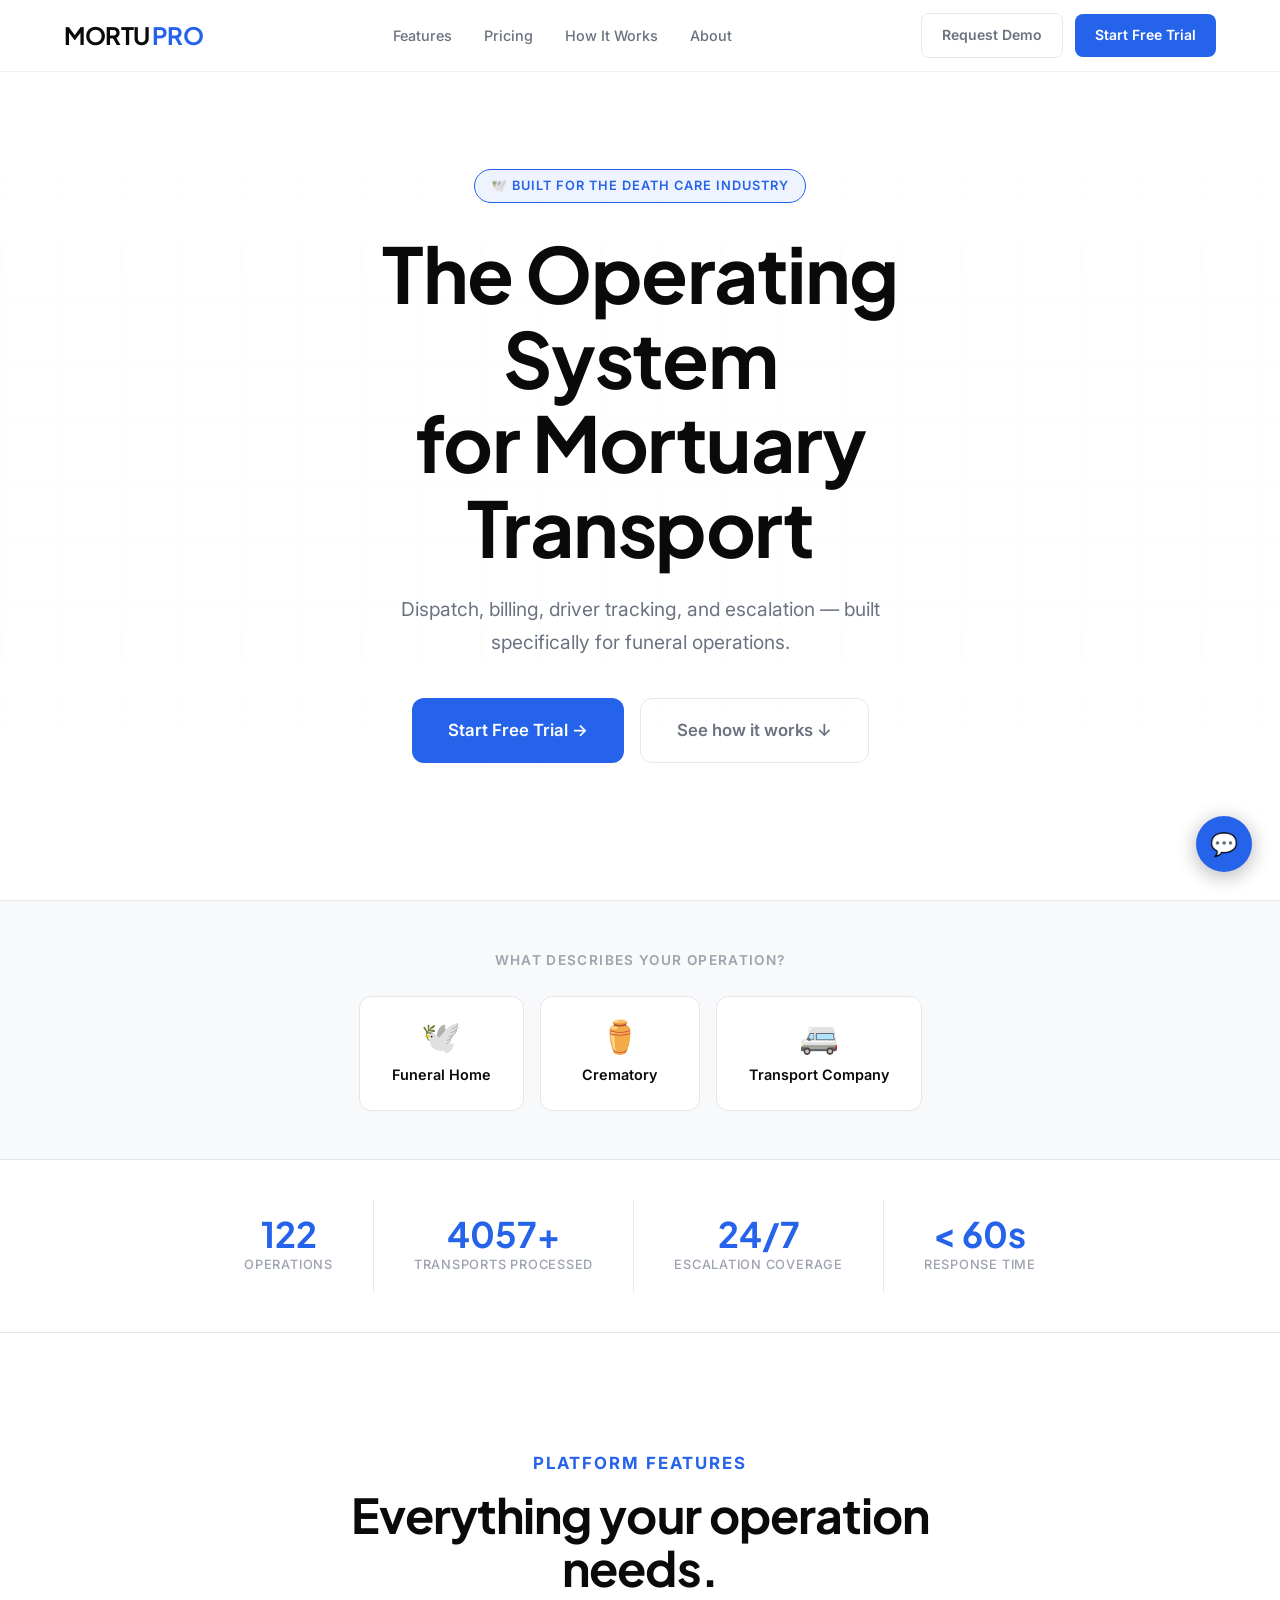
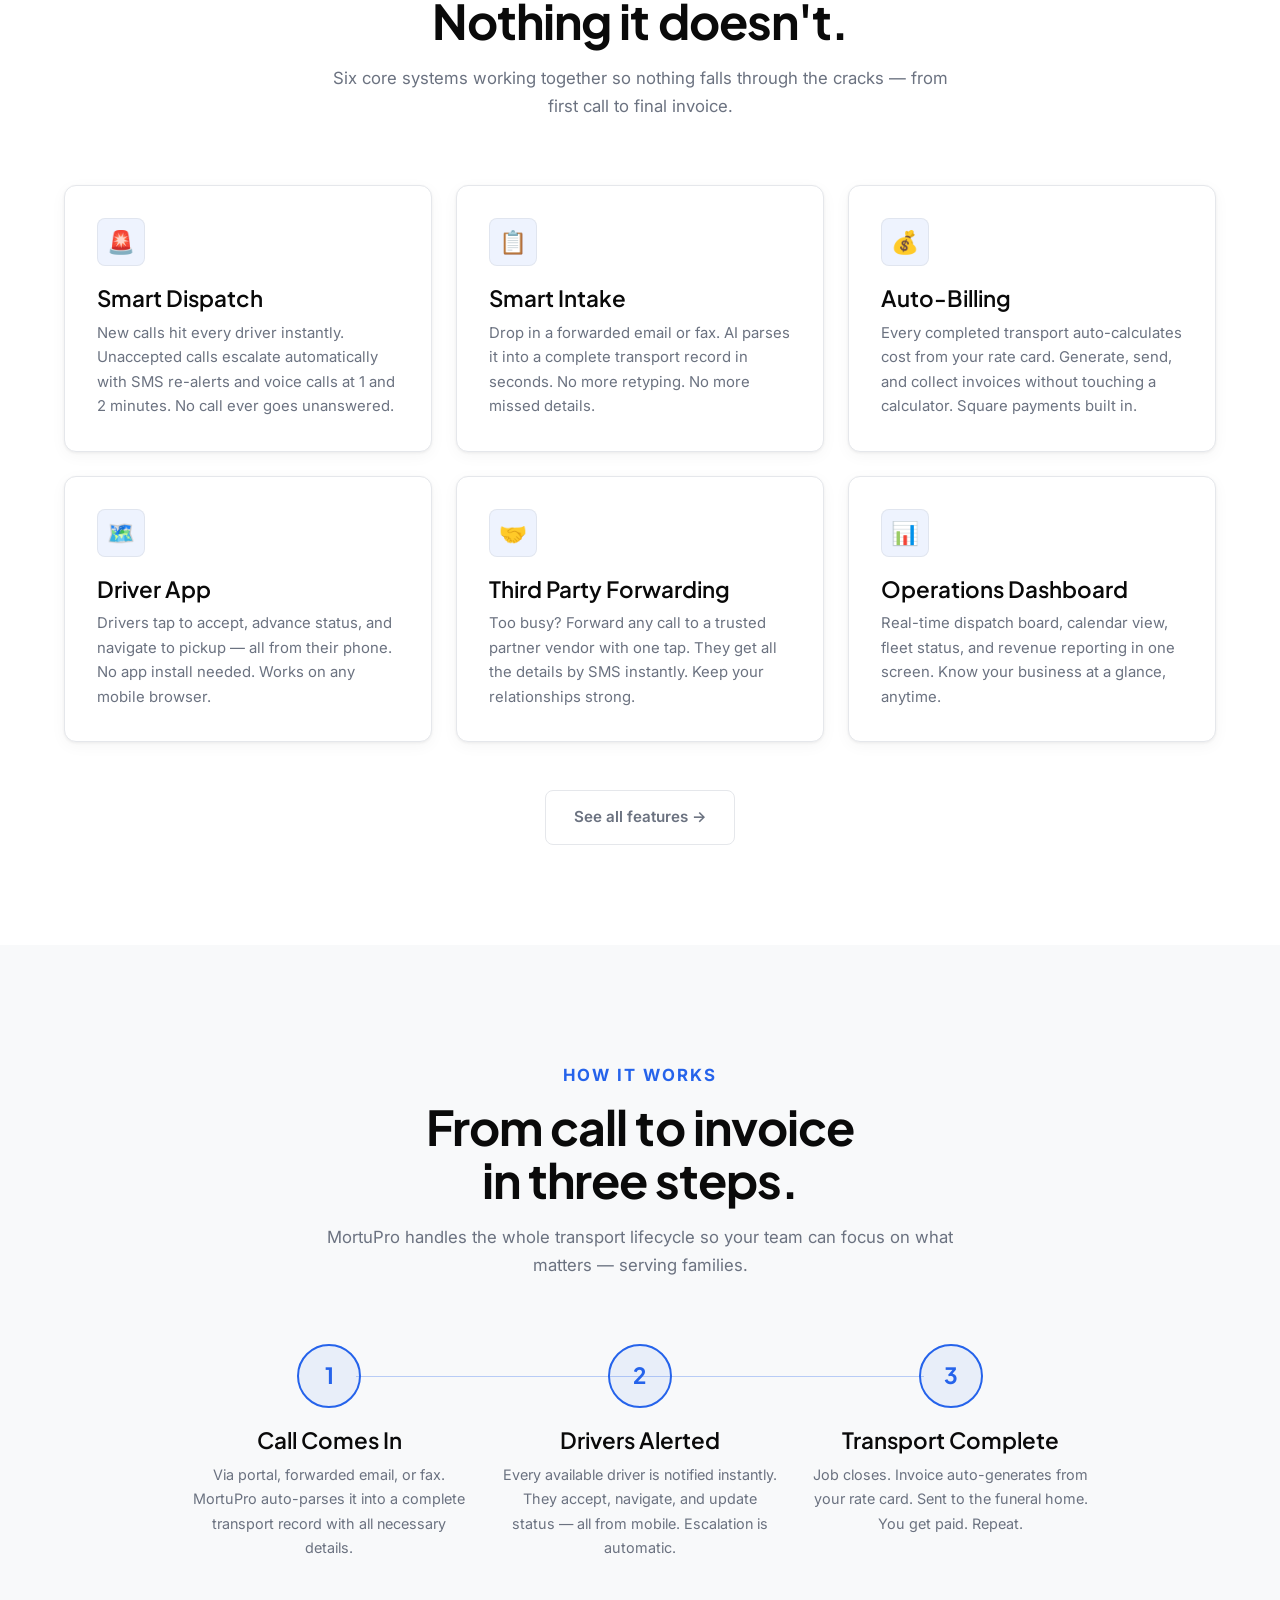
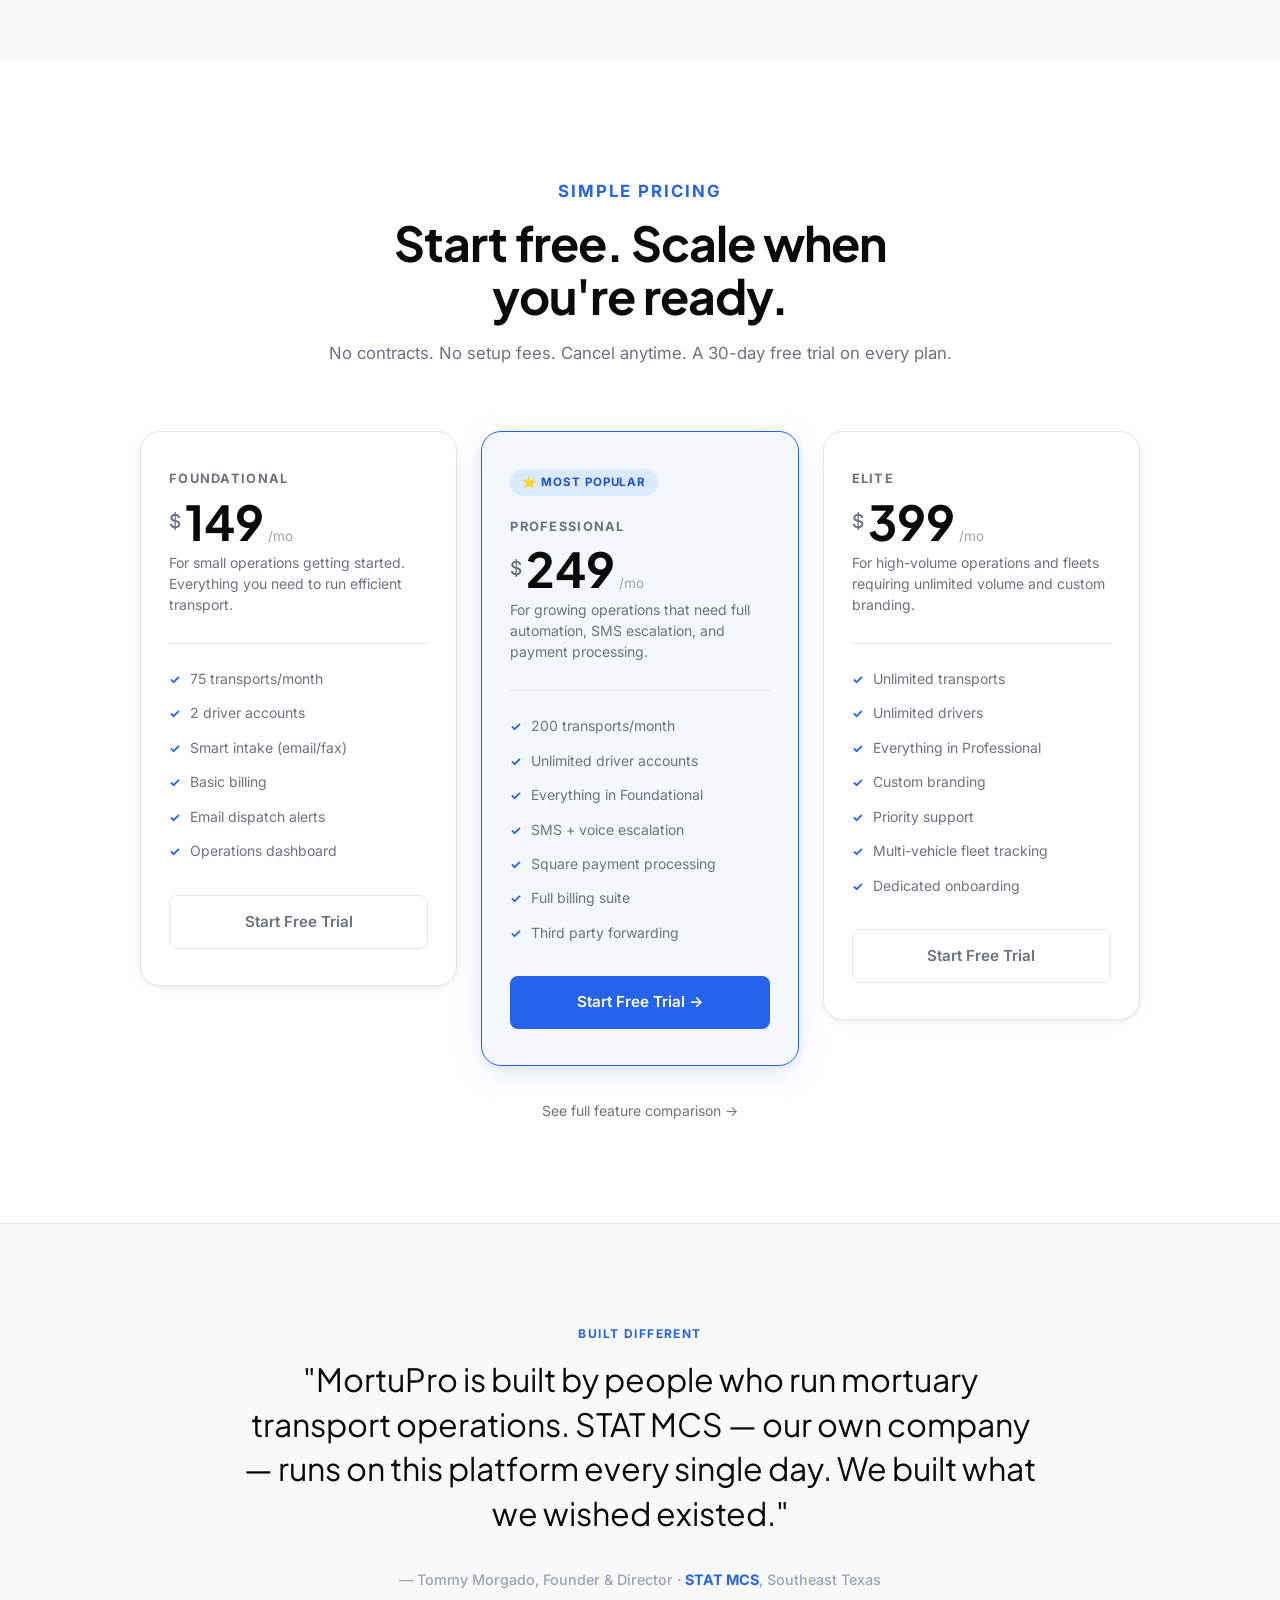
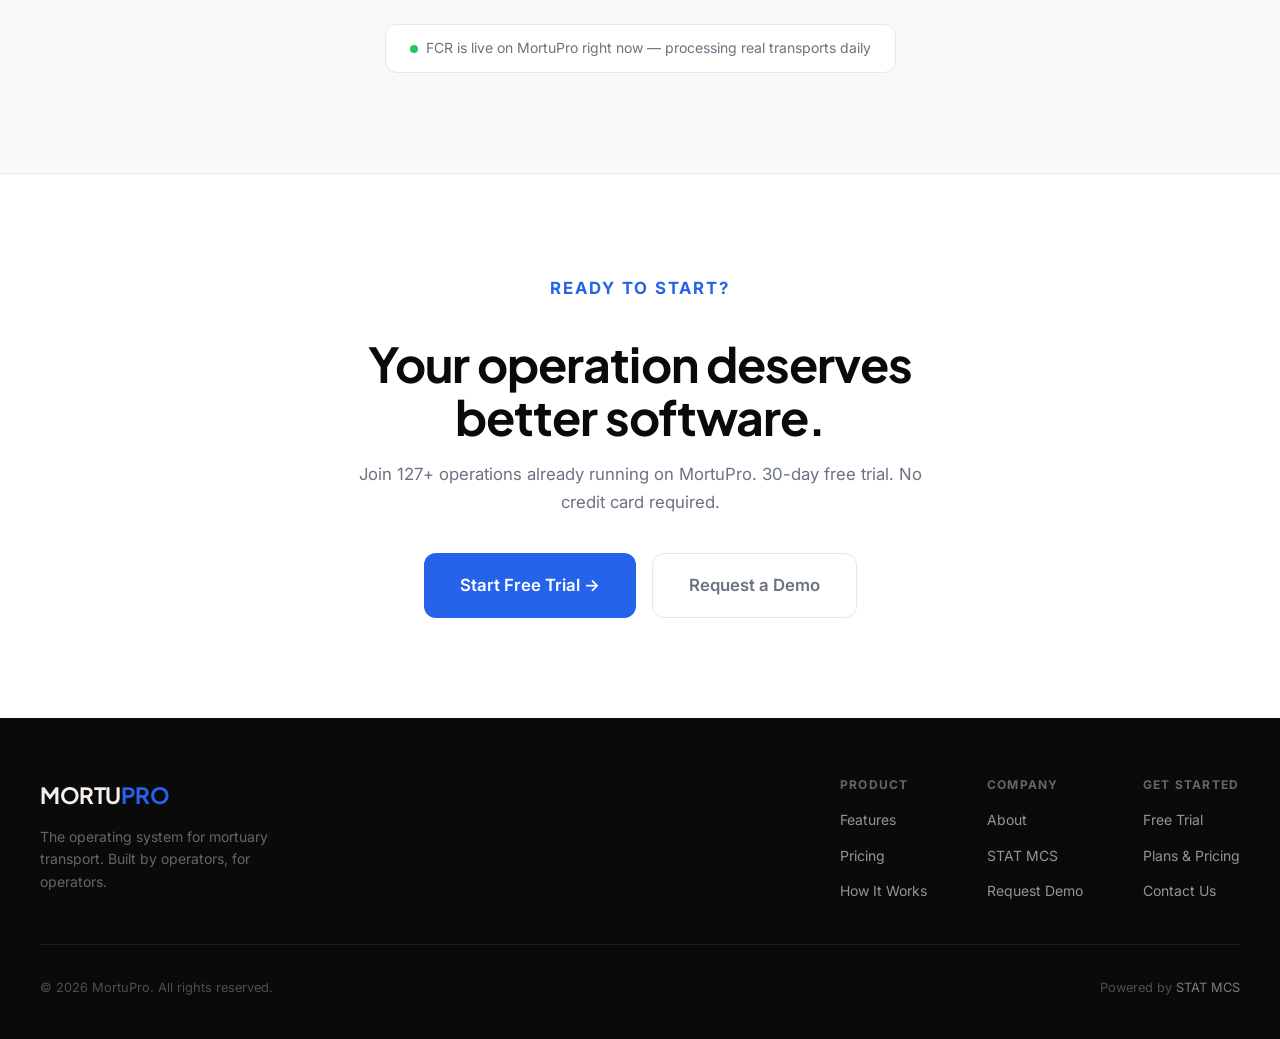
<file: index-mortupro-light.html>
<!DOCTYPE html>
<html lang="en" data-theme="light">
<head>
  <meta charset="UTF-8">
  <meta name="viewport" content="width=device-width, initial-scale=1.0">
  <title>MortuPro — The Operating System for Mortuary Transport</title>
  <meta name="description" content="Dispatch, billing, driver tracking, and escalation — built specifically for funeral homes, crematories, and transport companies. Start your free trial today.">
  <meta property="og:title" content="MortuPro — The Operating System for Mortuary Transport">
  <meta property="og:description" content="Built by people who run mortuary transport. Smart dispatch, auto-billing, and driver tracking for modern funeral operations.">
  <meta property="og:type" content="website">
  <link rel="icon" type="image/x-icon" href="assets/favicon.ico">
  <link rel="apple-touch-icon" href="assets/apple-touch-icon.png">
  <link rel="stylesheet" href="assets/styles.css">

  <meta property="og:site_name" content="MortuPro" />
  <meta property="og:image" content="https://mortupro.com/assets/og-image.png" />
  <meta name="robots" content="index, follow" />
  <meta name="author" content="MortuPro" />
  <meta name="keywords" content="mortuary transport software, mortuary dispatch system, funeral home management software, crematory operations software, first call removal software, mortuary transport dispatch, mortuary transport management" />
  <meta name="twitter:card" content="summary_large_image" />
  <meta name="twitter:site" content="@mortupro" />
  <meta name="twitter:image" content="https://mortupro.com/assets/og-image.png" />
</head>
<body>

<!-- ── Nav ── -->
<nav class="nav">
  <div class="nav-inner">
    <a href="index.html" class="nav-logo">MORTU<span class="pro">PRO</span></a>
    <ul class="nav-links">
      <li><a href="features.html">Features</a></li>
      <li><a href="pricing.html">Pricing</a></li>
      <li><a href="index.html#how-it-works">How It Works</a></li>
      <li><a href="about.html">About</a></li>
    </ul>
    <div class="nav-cta">
      <a href="#" class="btn btn-ghost btn-sm" data-demo-trigger>Request Demo</a>
      <a href="https://firstcallremovals.com/onboard" class="btn btn-primary btn-sm" target="_blank">Start Free Trial</a>
    </div>
    <button class="nav-hamburger" id="nav-hamburger" aria-label="Menu" aria-expanded="false">
      <span></span><span></span><span></span>
    </button>
  </div>
</nav>

<div class="nav-mobile" id="nav-mobile">
  <a href="features.html">Features</a>
  <a href="pricing.html">Pricing</a>
  <a href="index.html#how-it-works">How It Works</a>
  <a href="about.html">About</a>
  <a href="#" data-demo-trigger>Request Demo</a>
  <a href="https://firstcallremovals.com/onboard" target="_blank" style="color:var(--accent)">Start Free Trial →</a>
</div>

<!-- ── Hero ── -->
<section class="hero">
  <div class="hero-content">
    <span class="hero-eyebrow">🕊️ Built for the Death Care Industry</span>
    <h1>The Operating System<br>for Mortuary Transport</h1>
    <p class="hero-sub" id="hero-subline">
      Dispatch, billing, driver tracking, and escalation — built specifically for funeral operations.
    </p>
    <div class="hero-cta">
      <a href="https://firstcallremovals.com/onboard" class="btn btn-primary btn-lg" target="_blank">Start Free Trial →</a>
      <a href="index.html#how-it-works" class="btn btn-ghost btn-lg">See how it works ↓</a>
    </div>
  </div>
</section>

<!-- ── Quiz ── -->
<section class="quiz-section">
  <div class="quiz-inner">
    <p class="quiz-label">What describes your operation?</p>
    <div class="quiz-tiles">
      <div class="quiz-tile" data-type="funeral-home" role="button" tabindex="0" aria-label="Funeral Home">
        <span class="emoji">🕊️</span>
        <span class="label">Funeral Home</span>
      </div>
      <div class="quiz-tile" data-type="crematory" role="button" tabindex="0" aria-label="Crematory">
        <span class="emoji">⚱️</span>
        <span class="label">Crematory</span>
      </div>
      <div class="quiz-tile" data-type="transport" role="button" tabindex="0" aria-label="Transport Company">
        <span class="emoji">🚐</span>
        <span class="label">Transport Company</span>
      </div>
    </div>
  </div>
</section>

<!-- ── Stats Bar ── -->
<section class="stats-bar">
  <div class="stats-inner">
    <div class="stat-item fade-up">
      <span class="stat-value" data-count="127">127</span>
      <span class="stat-label">Operations</span>
    </div>
    <div class="stat-item fade-up">
      <span class="stat-value" data-count="4200" data-suffix="+">4,200+</span>
      <span class="stat-label">Transports Processed</span>
    </div>
    <div class="stat-item fade-up">
      <span class="stat-value">24/7</span>
      <span class="stat-label">Escalation Coverage</span>
    </div>
    <div class="stat-item fade-up">
      <span class="stat-value">&lt; 60s</span>
      <span class="stat-label">Response Time</span>
    </div>
  </div>
</section>

<!-- ── Features ── -->
<section class="section" id="features">
  <div class="container">
    <div class="section-header">
      <p class="section-label">Platform Features</p>
      <h2>Everything your operation needs.<br>Nothing it doesn't.</h2>
      <p>Six core systems working together so nothing falls through the cracks — from first call to final invoice.</p>
    </div>
    <div class="features-grid">

      <div class="feature-card fade-up">
        <div class="feature-icon">🚨</div>
        <h3>Smart Dispatch</h3>
        <p>New calls hit every driver instantly. Unaccepted calls escalate automatically with SMS re-alerts and voice calls at 1 and 2 minutes. No call ever goes unanswered.</p>
      </div>

      <div class="feature-card fade-up">
        <div class="feature-icon">📋</div>
        <h3>Smart Intake</h3>
        <p>Drop in a forwarded email or fax. AI parses it into a complete transport record in seconds. No more retyping. No more missed details.</p>
      </div>

      <div class="feature-card fade-up">
        <div class="feature-icon">💰</div>
        <h3>Auto-Billing</h3>
        <p>Every completed transport auto-calculates cost from your rate card. Generate, send, and collect invoices without touching a calculator. Square payments built in.</p>
      </div>

      <div class="feature-card fade-up">
        <div class="feature-icon">🗺️</div>
        <h3>Driver App</h3>
        <p>Drivers tap to accept, advance status, and navigate to pickup — all from their phone. No app install needed. Works on any mobile browser.</p>
      </div>

      <div class="feature-card fade-up">
        <div class="feature-icon">🤝</div>
        <h3>Third Party Forwarding</h3>
        <p>Too busy? Forward any call to a trusted partner vendor with one tap. They get all the details by SMS instantly. Keep your relationships strong.</p>
      </div>

      <div class="feature-card fade-up">
        <div class="feature-icon">📊</div>
        <h3>Operations Dashboard</h3>
        <p>Real-time dispatch board, calendar view, fleet status, and revenue reporting in one screen. Know your business at a glance, anytime.</p>
      </div>

    </div>
    <div style="text-align:center; margin-top:48px">
      <a href="features.html" class="btn btn-ghost">See all features →</a>
    </div>
  </div>
</section>

<!-- ── How It Works ── -->
<section class="section section-alt" id="how-it-works">
  <div class="container">
    <div class="section-header">
      <p class="section-label">How It Works</p>
      <h2>From call to invoice<br>in three steps.</h2>
      <p>MortuPro handles the whole transport lifecycle so your team can focus on what matters — serving families.</p>
    </div>
    <div class="steps-grid">
      <div class="step fade-up">
        <div class="step-num">1</div>
        <h3>Call Comes In</h3>
        <p>Via portal, forwarded email, or fax. MortuPro auto-parses it into a complete transport record with all necessary details.</p>
      </div>
      <div class="step fade-up">
        <div class="step-num">2</div>
        <h3>Drivers Alerted</h3>
        <p>Every available driver is notified instantly. They accept, navigate, and update status — all from mobile. Escalation is automatic.</p>
      </div>
      <div class="step fade-up">
        <div class="step-num">3</div>
        <h3>Transport Complete</h3>
        <p>Job closes. Invoice auto-generates from your rate card. Sent to the funeral home. You get paid. Repeat.</p>
      </div>
    </div>
  </div>
</section>

<!-- ── Pricing Preview ── -->
<section class="section" id="pricing">
  <div class="container">
    <div class="section-header">
      <p class="section-label">Simple Pricing</p>
      <h2>Start free. Scale when<br>you're ready.</h2>
      <p>No contracts. No setup fees. Cancel anytime. A 30-day free trial on every plan.</p>
    </div>
    <div class="pricing-grid">

      <!-- Foundational -->
      <div class="pricing-card fade-up">
        <p class="pricing-tier">Foundational</p>
        <div class="pricing-price">
          <span class="currency">$</span>
          <span class="amount">149</span>
          <span class="period">/mo</span>
        </div>
        <p class="pricing-desc">For small operations getting started. Everything you need to run efficient transport.</p>
        <ul class="pricing-features">
          <li class="pricing-feature"><span class="check">✓</span> 75 transports/month</li>
          <li class="pricing-feature"><span class="check">✓</span> 2 driver accounts</li>
          <li class="pricing-feature"><span class="check">✓</span> Smart intake (email/fax)</li>
          <li class="pricing-feature"><span class="check">✓</span> Basic billing</li>
          <li class="pricing-feature"><span class="check">✓</span> Email dispatch alerts</li>
          <li class="pricing-feature"><span class="check">✓</span> Operations dashboard</li>
        </ul>
        <a href="https://firstcallremovals.com/onboard?plan=foundational" class="btn btn-ghost" target="_blank">Start Free Trial</a>
      </div>

      <!-- Professional -->
      <div class="pricing-card featured fade-up">
        <span class="pricing-badge">⭐ Most Popular</span>
        <p class="pricing-tier">Professional</p>
        <div class="pricing-price">
          <span class="currency">$</span>
          <span class="amount">249</span>
          <span class="period">/mo</span>
        </div>
        <p class="pricing-desc">For growing operations that need full automation, SMS escalation, and payment processing.</p>
        <ul class="pricing-features">
          <li class="pricing-feature"><span class="check">✓</span> 200 transports/month</li>
          <li class="pricing-feature"><span class="check">✓</span> Unlimited driver accounts</li>
          <li class="pricing-feature"><span class="check">✓</span> Everything in Foundational</li>
          <li class="pricing-feature"><span class="check">✓</span> SMS + voice escalation</li>
          <li class="pricing-feature"><span class="check">✓</span> Square payment processing</li>
          <li class="pricing-feature"><span class="check">✓</span> Full billing suite</li>
          <li class="pricing-feature"><span class="check">✓</span> Third party forwarding</li>
        </ul>
        <a href="https://firstcallremovals.com/onboard?plan=professional" class="btn btn-primary" target="_blank">Start Free Trial →</a>
      </div>

      <!-- Elite -->
      <div class="pricing-card fade-up">
        <p class="pricing-tier">Elite</p>
        <div class="pricing-price">
          <span class="currency">$</span>
          <span class="amount">399</span>
          <span class="period">/mo</span>
        </div>
        <p class="pricing-desc">For high-volume operations and fleets requiring unlimited volume and custom branding.</p>
        <ul class="pricing-features">
          <li class="pricing-feature"><span class="check">✓</span> Unlimited transports</li>
          <li class="pricing-feature"><span class="check">✓</span> Unlimited drivers</li>
          <li class="pricing-feature"><span class="check">✓</span> Everything in Professional</li>
          <li class="pricing-feature"><span class="check">✓</span> Custom branding</li>
          <li class="pricing-feature"><span class="check">✓</span> Priority support</li>
          <li class="pricing-feature"><span class="check">✓</span> Multi-vehicle fleet tracking</li>
          <li class="pricing-feature"><span class="check">✓</span> Dedicated onboarding</li>
        </ul>
        <a href="https://firstcallremovals.com/onboard?plan=elite" class="btn btn-ghost" target="_blank">Start Free Trial</a>
      </div>

    </div>
    <div style="text-align:center; margin-top:32px">
      <a href="pricing.html" style="color:var(--text-muted); font-size:0.875rem; font-family:var(--body-font)">See full feature comparison →</a>
    </div>
  </div>
</section>

<!-- ── Trust Section ── -->
<section class="section trust-section">
  <div class="container">
    <div class="trust-inner">
      <p class="section-label">Built Different</p>
      <blockquote class="trust-quote">
        "MortuPro is built by people who run mortuary transport operations. STAT MCS — our own company — runs on this platform every single day. We built what we wished existed."
      </blockquote>
      <p class="trust-byline">— Tommy Morgado, Founder &amp; Director · <strong>STAT MCS</strong>, Southeast Texas</p>
      <div class="trust-badge">
        <span class="dot"></span>
        FCR is live on MortuPro right now — processing real transports daily
      </div>
    </div>
  </div>
</section>

<!-- ── Final CTA ── -->
<section class="cta-banner">
  <div class="cta-banner-inner">
    <p class="section-label">Ready to Start?</p>
    <h2>Your operation deserves<br>better software.</h2>
    <p>Join 127+ operations already running on MortuPro. 30-day free trial. No credit card required.</p>
    <div class="hero-cta">
      <a href="https://firstcallremovals.com/onboard" class="btn btn-primary btn-lg" target="_blank">Start Free Trial →</a>
      <a href="#" class="btn btn-ghost btn-lg" data-demo-trigger>Request a Demo</a>
    </div>
  </div>
</section>

<!-- ── Footer ── -->
<footer class="footer">
  <div class="footer-inner">
    <div class="footer-top">
      <div class="footer-brand">
        <a href="index.html" class="nav-logo">MORTU<span class="pro">PRO</span></a>
        <p class="footer-tagline">The operating system for mortuary transport. Built by operators, for operators.</p>
      </div>
      <div class="footer-links">
        <div class="footer-col">
          <h4>Product</h4>
          <ul>
            <li><a href="features.html">Features</a></li>
            <li><a href="pricing.html">Pricing</a></li>
            <li><a href="index.html#how-it-works">How It Works</a></li>
          </ul>
        </div>
        <div class="footer-col">
          <h4>Company</h4>
          <ul>
            <li><a href="about.html">About</a></li>
            <li><a href="https://firstcallremovals.com" target="_blank">STAT MCS</a></li>
            <li><a href="#" data-demo-trigger>Request Demo</a></li>
          </ul>
        </div>
        <div class="footer-col">
          <h4>Get Started</h4>
          <ul>
            <li><a href="https://firstcallremovals.com/onboard" target="_blank">Free Trial</a></li>
            <li><a href="pricing.html">Plans &amp; Pricing</a></li>
            <li><a href="about.html#contact">Contact Us</a></li>
          </ul>
        </div>
      </div>
    </div>
    <div class="footer-bottom">
      <p class="footer-copy">© 2026 MortuPro. All rights reserved.</p>
      <p class="footer-powered">Powered by <a href="https://firstcallremovals.com" target="_blank">STAT MCS</a></p>
    </div>
  </div>
</footer>

<!-- ── Chat Bubble ── -->
<button class="chat-bubble-trigger" id="chat-trigger" aria-label="Chat with us">💬</button>
<div class="chat-window" id="chat-window" role="dialog" aria-label="Chat support">
  <div class="chat-header">
    <div class="chat-avatar">🕊️</div>
    <div class="chat-header-info">
      <div class="name">MortuPro Support</div>
      <div class="status">● Online now</div>
    </div>
  </div>
  <div class="chat-messages" id="chat-messages"></div>
  <div class="chat-options" id="chat-options"></div>
</div>

<!-- ── Demo Modal ── -->
<div class="modal-overlay" id="demo-modal">
  <div class="modal">
    <button class="modal-close" id="demo-modal-close" aria-label="Close">✕</button>
    <p class="section-label">Request a Demo</p>
    <h3>See MortuPro in action</h3>
    <p>Tell us about your operation and we'll reach out within a few hours to schedule a personalized walkthrough.</p>
    <form id="demo-form" action="https://formspree.io/f/xlgodrwr" method="POST">
      <div class="form-group">
        <label class="form-label" for="demo-name">Your Name</label>
        <input type="text" id="demo-name" name="name" class="form-control" placeholder="Your Name" required>
      </div>
      <div class="form-group">
        <label class="form-label" for="demo-email">Email Address</label>
        <input type="email" id="demo-email" name="email" class="form-control" placeholder="tommy@example.com" required>
      </div>
      <div class="form-group">
        <label class="form-label" for="demo-type">Operation Type</label>
        <select id="demo-type" name="operation_type" class="form-control form-select">
          <option value="">Select your operation type</option>
          <option value="funeral-home">Funeral Home</option>
          <option value="crematory">Crematory</option>
          <option value="transport">Transport Company</option>
        </select>
      </div>
      <div class="form-group">
        <label class="form-label" for="demo-company">Company Name</label>
        <input type="text" id="demo-company" name="company" class="form-control" placeholder="Your Company Name" required>
      </div>
      <button type="submit" class="btn btn-primary" style="width:100%;justify-content:center">Request Demo →</button>
    </form>
  </div>
</div>

<script src="assets/app.js"></script>
<script type="application/ld+json">
{
  "@context": "https://schema.org",
  "@type": "SoftwareApplication",
  "name": "MortuPro",
  "applicationCategory": "BusinessApplication",
  "operatingSystem": "Web",
  "description": "The operating system for mortuary transport operations. Smart dispatch, auto-billing, driver tracking, and voice escalation built for funeral homes, crematories, and transport companies.",
  "offers": [
    {"@type": "Offer", "name": "Foundational", "price": "149", "priceCurrency": "USD"},
    {"@type": "Offer", "name": "Professional", "price": "249", "priceCurrency": "USD"},
    {"@type": "Offer", "name": "Elite", "price": "399", "priceCurrency": "USD"}
  ],
  "url": "https://mortupro.com",
  "sameAs": ["https://mortu.pro", "https://firstcallremovals.com"]
}
</script>
<!-- Cloudflare Web Analytics -->
<script defer src='https://static.cloudflareinsights.com/beacon.min.js' data-cf-beacon='{"token": "236a43db1f14408fb77d86868e5464ba"}'></script>
</body>
</html>
</file>
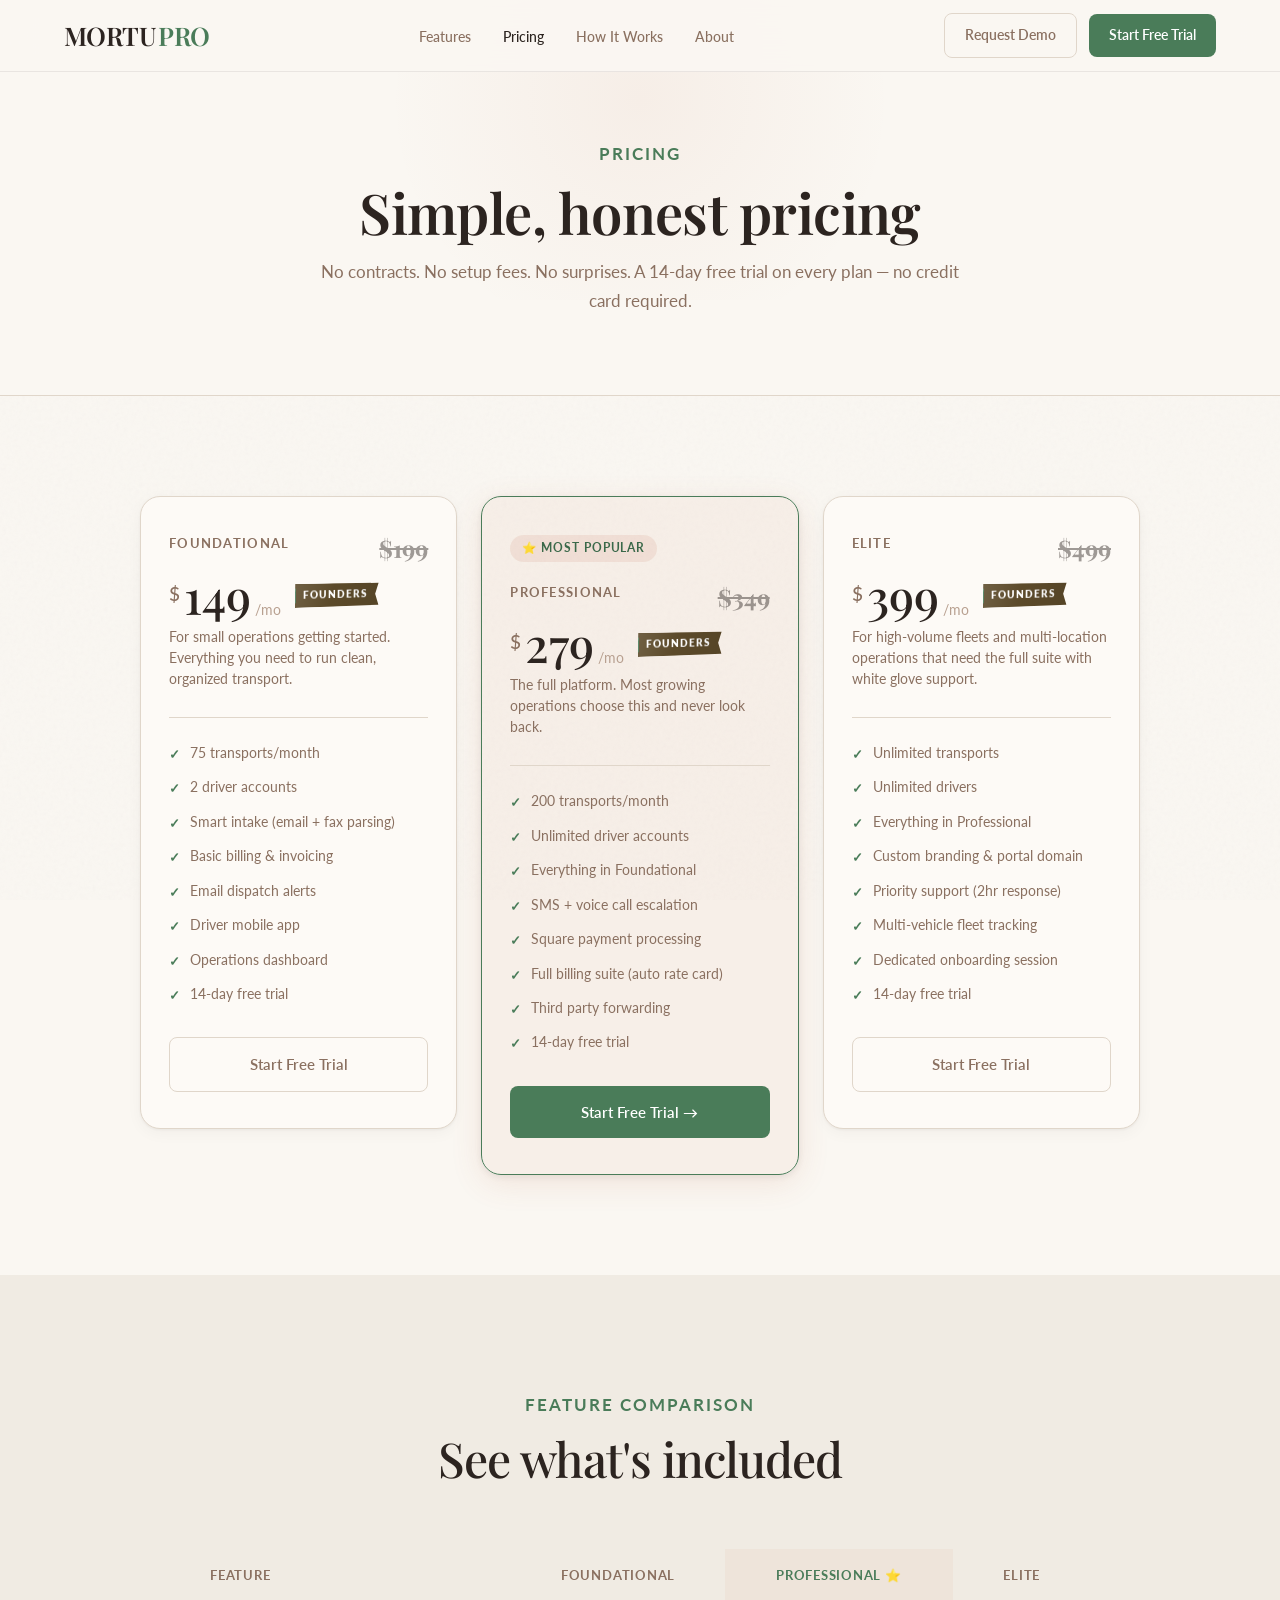
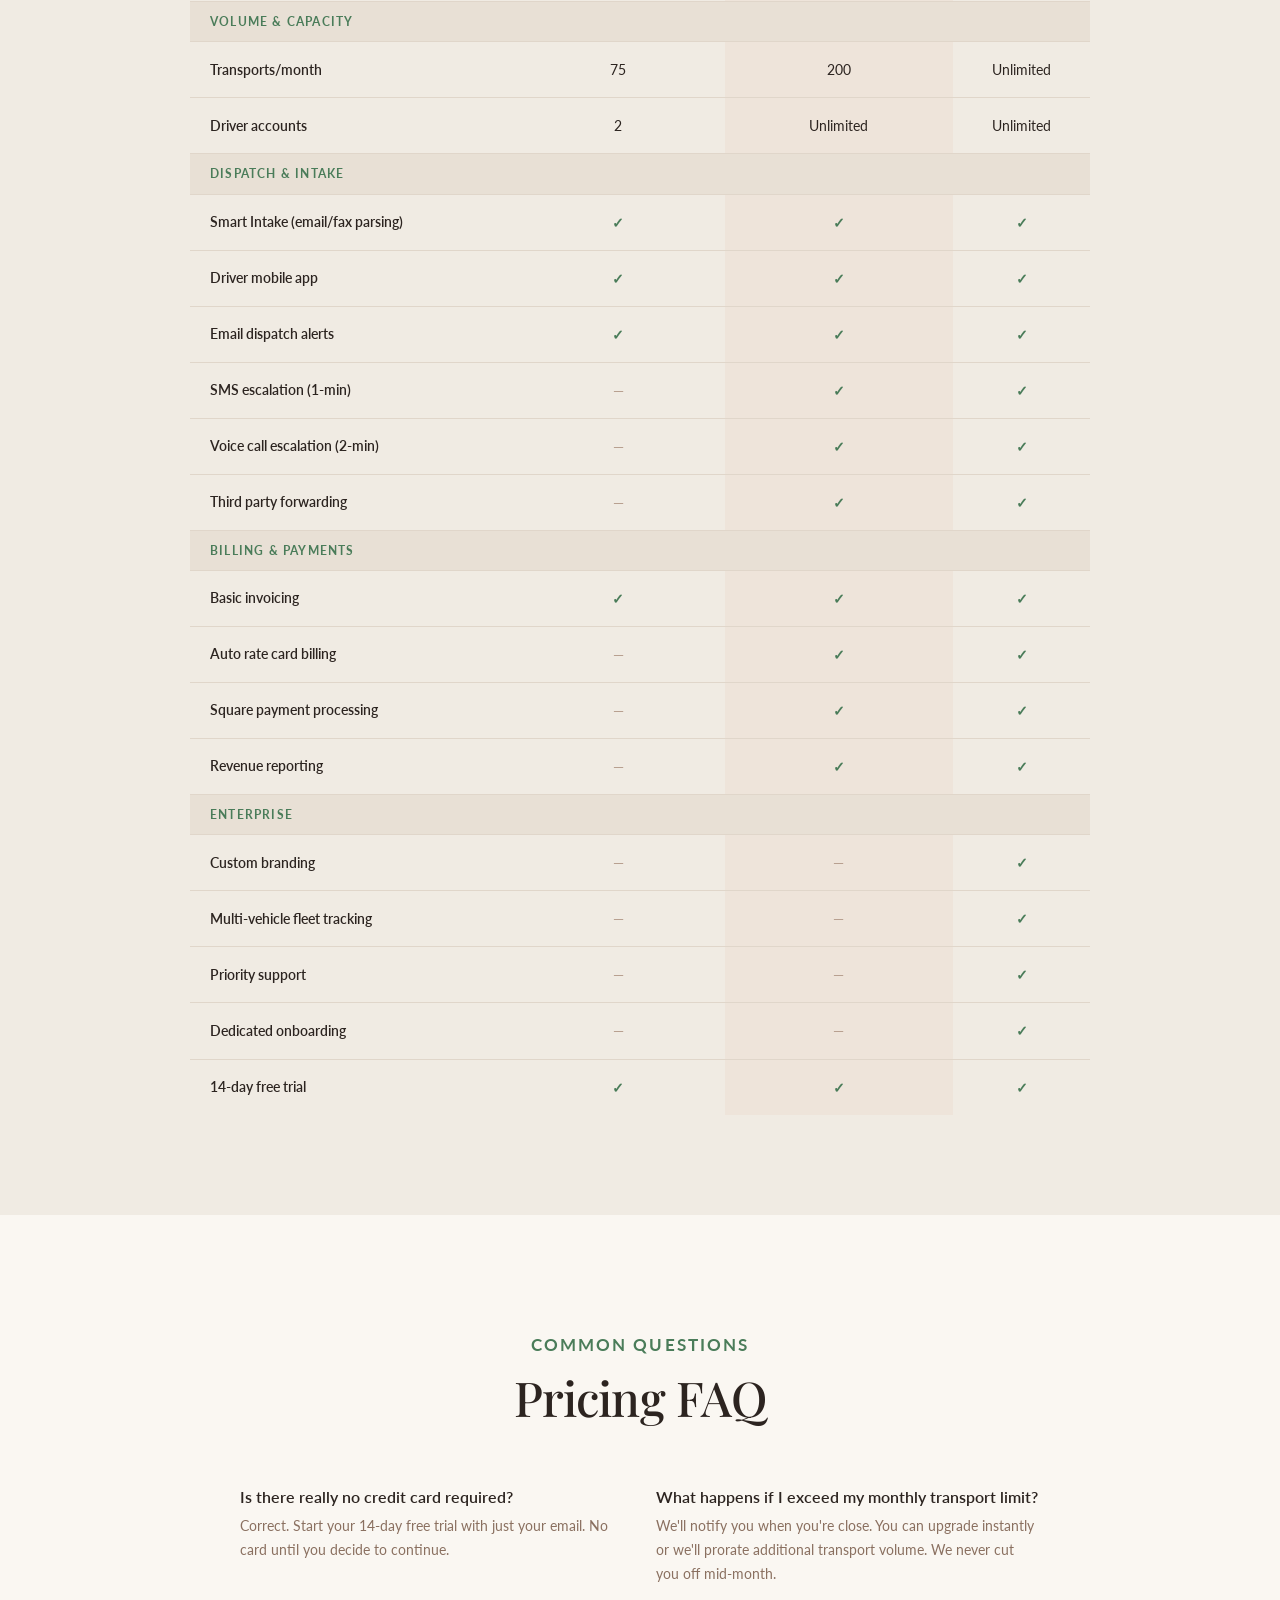
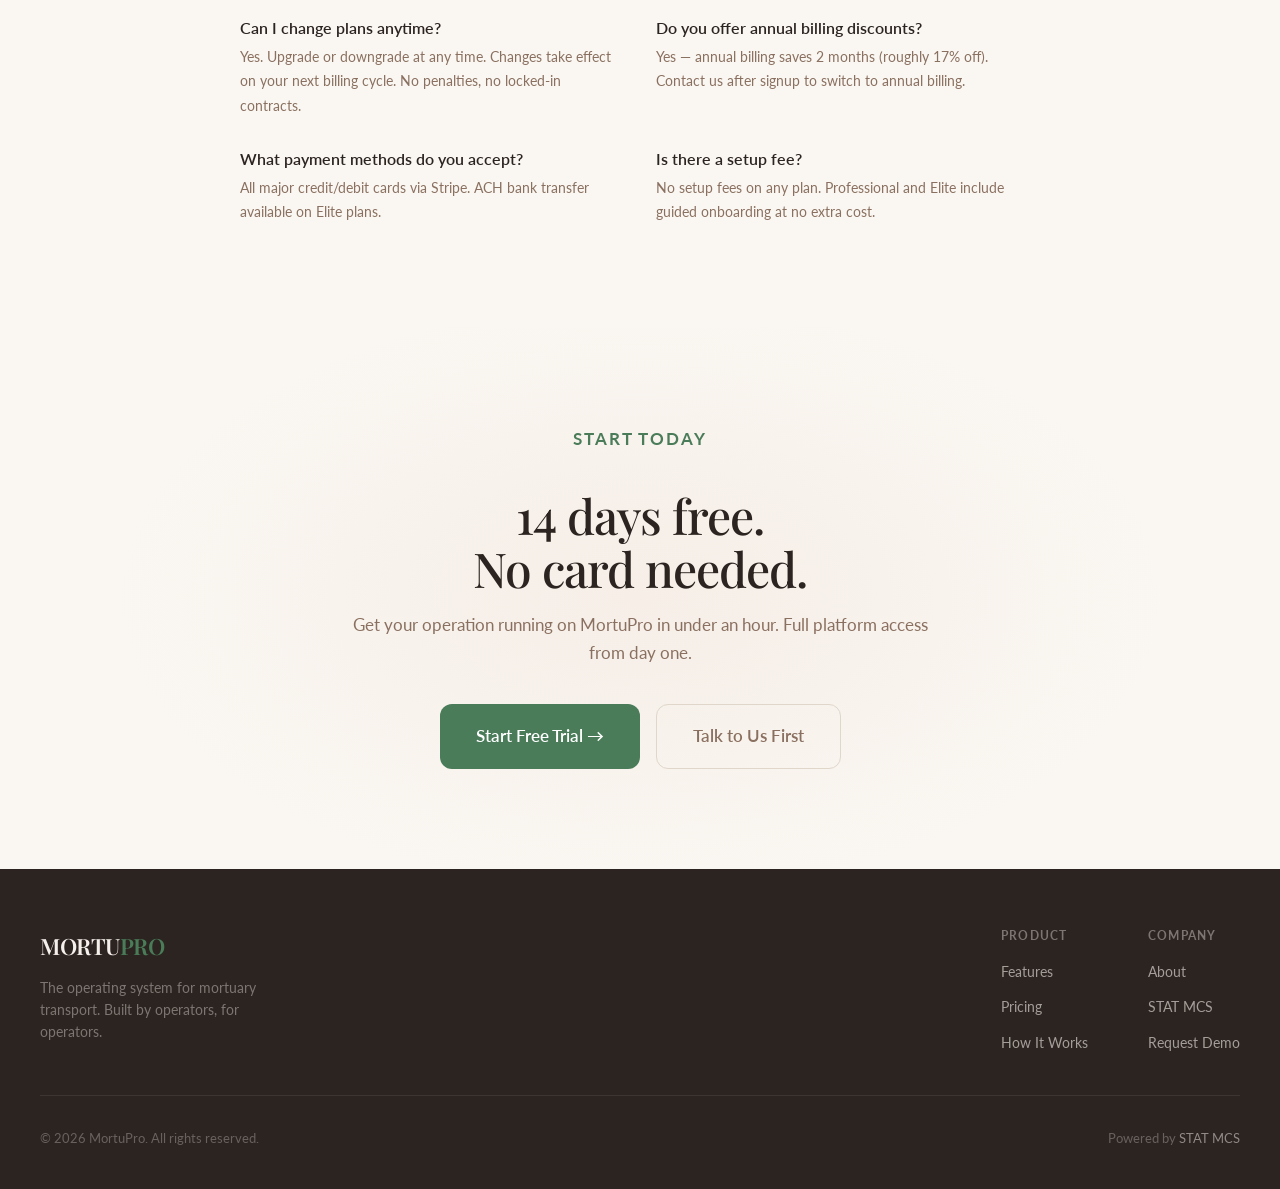
<file: pricing.html>
<!DOCTYPE html>
<html lang="en" data-theme="warm">
<head>
  <meta charset="UTF-8">
  <meta name="viewport" content="width=device-width, initial-scale=1.0">
  <title>Pricing — MortuPro</title>
  <meta name="description" content="Simple, transparent pricing for mortuary transport operations. Foundational $149/mo, Professional $279/mo, Elite $399/mo. 14-day free trial.">
  <link rel="icon" type="image/x-icon" href="assets/favicon.ico">
  <link rel="apple-touch-icon" href="assets/apple-touch-icon.png">
  <link rel="stylesheet" href="assets/styles.css?v=3">
  <style>
    /* Founders pricing — inlined to prevent cache issues */
    .pricing-original{display:flex;align-items:baseline;gap:4px;opacity:.45;text-decoration:line-through;text-decoration-thickness:2px;margin-bottom:6px}
    .pricing-original .amount{font-size:2rem}
    .pricing-original .currency{font-size:.9rem;padding-top:4px}
    .pricing-original .period{font-size:.75rem}
    .pricing-founders-row{display:flex;align-items:center;gap:14px;margin-bottom:4px}
    .founders-banner{position:relative;display:inline-block;background:var(--accent);color:#fff;font-family:var(--body-font);font-size:.62rem;font-weight:800;letter-spacing:.12em;text-transform:uppercase;padding:4px 10px 4px 8px;clip-path:polygon(0 0,100% 4%,96% 50%,100% 96%,0 100%);transform:rotate(-1.5deg) skewX(-2deg);box-shadow:2px 3px 8px rgba(0,0,0,.18);white-space:nowrap;transform-origin:left center;filter:drop-shadow(1px 2px 3px rgba(0,0,0,.2))}
    .founders-banner::before{content:'';position:absolute;left:-5px;top:50%;transform:translateY(-50%);width:0;height:0;border-top:8px solid transparent;border-bottom:8px solid transparent;border-right:6px solid var(--accent)}
    .founders-banner::after{content:'';position:absolute;inset:0;background:linear-gradient(105deg,rgba(255,255,255,.12) 0%,transparent 45%,rgba(0,0,0,.08) 100%);clip-path:inherit;pointer-events:none}
    [data-theme="warm"] .founders-banner{background:#1a1a2e}
    [data-theme="warm"] .founders-banner{background:#5c4a2a}
    .pricing-tier-row{display:flex;align-items:center;justify-content:space-between;margin-bottom:8px}
    .pricing-was{font-size:1.5rem;opacity:0.45;font-family:var(--headline-font);white-space:nowrap;font-weight:700;line-height:1}
    .pricing-was s{text-decoration-thickness:2px}
  </style>
  <style>
    /* Comparison table */
    .compare-table {
      max-width: 900px;
      margin: 0 auto;
      width: 100%;
      border-collapse: collapse;
      font-family: var(--body-font);
    }
    .compare-table th, .compare-table td {
      padding: 16px 20px;
      text-align: left;
      border-bottom: 1px solid var(--card-border);
      font-size: 0.9rem;
    }
    .compare-table th {
      font-weight: 700;
      font-size: 0.8rem;
      letter-spacing: 0.06em;
      text-transform: uppercase;
      color: var(--text-muted);
      background: var(--bg-alt);
    }
    .compare-table th.featured-col {
      color: var(--accent);
      background: var(--pricing-highlight);
    }
    .compare-table td.featured-col {
      background: var(--pricing-highlight);
    }
    .compare-table td:not(:first-child) {
      text-align: center;
    }
    .compare-table th:not(:first-child) {
      text-align: center;
    }
    .compare-table tr:last-child td { border-bottom: none; }
    .compare-table .row-header {
      font-weight: 600;
      color: var(--text);
      font-size: 0.875rem;
    }
    .compare-table .check-yes { color: var(--accent); font-weight: 700; }
    .compare-table .check-no { color: var(--text-faint); }
    .compare-table .section-row td {
      background: var(--bg-alt2);
      color: var(--accent);
      font-size: 0.75rem;
      font-weight: 700;
      letter-spacing: 0.1em;
      text-transform: uppercase;
      padding: 10px 20px;
    }
    .compare-wrap { overflow-x: auto; }
    .faq-grid {
      max-width: 800px;
      margin: 0 auto;
      display: grid;
      grid-template-columns: 1fr 1fr;
      gap: 32px;
    }
    .faq-item h4 {
      font-size: 1rem;
      font-weight: 600;
      color: var(--text);
      margin-bottom: 8px;
      font-family: var(--body-font);
    }
    .faq-item p { font-size: 0.9rem; }
    @media (max-width: 600px) {
      .faq-grid { grid-template-columns: 1fr; }
    }
  </style>

  <meta property="og:title" content="Pricing — MortuPro" />
  <meta property="og:description" content="Simple, transparent pricing for mortuary transport operations. Foundational $149/mo, Professional $279/mo, Elite $399/mo. 14-day free trial." />
  <meta property="og:type" content="website" />
  <meta property="og:site_name" content="MortuPro" />
  <meta property="og:image" content="https://mortupro.com/assets/og-image.png" />
  <meta name="robots" content="index, follow" />
  <meta name="author" content="MortuPro" />
  <meta name="keywords" content="mortuary transport software, mortuary dispatch system, funeral home management software, crematory operations software, first call removal software, mortuary transport dispatch, mortuary transport management" />
  <meta name="twitter:card" content="summary_large_image" />
  <meta name="twitter:site" content="@mortupro" />
  <meta name="twitter:image" content="https://mortupro.com/assets/og-image.png" />
</head>
<body>

<!-- ── Nav ── -->
<nav class="nav">
  <div class="nav-inner">
    <a href="index.html" class="nav-logo">MORTU<span class="pro">PRO</span></a>
    <ul class="nav-links">
      <li><a href="features.html">Features</a></li>
      <li><a href="pricing.html" style="color:var(--text)">Pricing</a></li>
      <li><a href="index.html#how-it-works">How It Works</a></li>
      <li><a href="about.html">About</a></li>
    </ul>
    <div class="nav-cta">
      <a href="#" class="btn btn-ghost btn-sm" data-demo-trigger>Request Demo</a>
      <a href="https://firstcallremovals.com/onboard" class="btn btn-primary btn-sm" target="_blank">Start Free Trial</a>
    </div>
    <button class="nav-hamburger" id="nav-hamburger" aria-label="Menu" aria-expanded="false">
      <span></span><span></span><span></span>
    </button>
  </div>
</nav>

<div class="nav-mobile" id="nav-mobile">
  <a href="features.html">Features</a>
  <a href="pricing.html">Pricing</a>
  <a href="index.html#how-it-works">How It Works</a>
  <a href="about.html">About</a>
  <a href="#" data-demo-trigger>Request Demo</a>
  <a href="https://firstcallremovals.com/onboard" target="_blank" style="color:var(--accent)">Start Free Trial →</a>
</div>

<!-- ── Page Hero ── -->
<section class="page-hero">
  <div class="page-hero-inner">
    <p class="section-label">Pricing</p>
    <h1>Simple, honest pricing</h1>
    <p>No contracts. No setup fees. No surprises. A 14-day free trial on every plan — no credit card required.</p>
  </div>
</section>

<!-- ── Pricing Cards ── -->
<section class="section">
  <div class="container">
    <div class="pricing-grid">

      <div class="pricing-card fade-up">
        <div class="pricing-tier-row">
          <p class="pricing-tier">Foundational</p>
          <span class="pricing-was"><s>$199</s></span>
        </div>
        <div class="pricing-founders-row">
          <div class="pricing-price" style="margin-bottom:0">
            <span class="currency">$</span>
            <span class="amount">149</span>
            <span class="period">/mo</span>
          </div>
          <span class="founders-banner">Founders</span>
        </div>
        <p class="pricing-desc">For small operations getting started. Everything you need to run clean, organized transport.</p>
        <ul class="pricing-features">
          <li class="pricing-feature"><span class="check">✓</span> 75 transports/month</li>
          <li class="pricing-feature"><span class="check">✓</span> 2 driver accounts</li>
          <li class="pricing-feature"><span class="check">✓</span> Smart intake (email + fax parsing)</li>
          <li class="pricing-feature"><span class="check">✓</span> Basic billing & invoicing</li>
          <li class="pricing-feature"><span class="check">✓</span> Email dispatch alerts</li>
          <li class="pricing-feature"><span class="check">✓</span> Driver mobile app</li>
          <li class="pricing-feature"><span class="check">✓</span> Operations dashboard</li>
          <li class="pricing-feature"><span class="check">✓</span> 14-day free trial</li>
        </ul>
        <a href="https://firstcallremovals.com/onboard?plan=foundational" class="btn btn-ghost" target="_blank">Start Free Trial</a>
      </div>

      <div class="pricing-card featured fade-up">
        <span class="pricing-badge">⭐ Most Popular</span>
        <div class="pricing-tier-row">
          <p class="pricing-tier">Professional</p>
          <span class="pricing-was"><s>$349</s></span>
        </div>
        <div class="pricing-founders-row">
          <div class="pricing-price" style="margin-bottom:0">
            <span class="currency">$</span>
            <span class="amount">279</span>
            <span class="period">/mo</span>
          </div>
          <span class="founders-banner">Founders</span>
        </div>
        <p class="pricing-desc">The full platform. Most growing operations choose this and never look back.</p>
        <ul class="pricing-features">
          <li class="pricing-feature"><span class="check">✓</span> 200 transports/month</li>
          <li class="pricing-feature"><span class="check">✓</span> Unlimited driver accounts</li>
          <li class="pricing-feature"><span class="check">✓</span> Everything in Foundational</li>
          <li class="pricing-feature"><span class="check">✓</span> SMS + voice call escalation</li>
          <li class="pricing-feature"><span class="check">✓</span> Square payment processing</li>
          <li class="pricing-feature"><span class="check">✓</span> Full billing suite (auto rate card)</li>
          <li class="pricing-feature"><span class="check">✓</span> Third party forwarding</li>
          <li class="pricing-feature"><span class="check">✓</span> 14-day free trial</li>
        </ul>
        <a href="https://firstcallremovals.com/onboard?plan=professional" class="btn btn-primary" target="_blank">Start Free Trial →</a>
      </div>

      <div class="pricing-card fade-up">
        <div class="pricing-tier-row">
          <p class="pricing-tier">Elite</p>
          <span class="pricing-was"><s>$499</s></span>
        </div>
        <div class="pricing-founders-row">
          <div class="pricing-price" style="margin-bottom:0">
            <span class="currency">$</span>
            <span class="amount">399</span>
            <span class="period">/mo</span>
          </div>
          <span class="founders-banner">Founders</span>
        </div>
        <p class="pricing-desc">For high-volume fleets and multi-location operations that need the full suite with white glove support.</p>
        <ul class="pricing-features">
          <li class="pricing-feature"><span class="check">✓</span> Unlimited transports</li>
          <li class="pricing-feature"><span class="check">✓</span> Unlimited drivers</li>
          <li class="pricing-feature"><span class="check">✓</span> Everything in Professional</li>
          <li class="pricing-feature"><span class="check">✓</span> Custom branding & portal domain</li>
          <li class="pricing-feature"><span class="check">✓</span> Priority support (2hr response)</li>
          <li class="pricing-feature"><span class="check">✓</span> Multi-vehicle fleet tracking</li>
          <li class="pricing-feature"><span class="check">✓</span> Dedicated onboarding session</li>
          <li class="pricing-feature"><span class="check">✓</span> 14-day free trial</li>
        </ul>
        <a href="https://firstcallremovals.com/onboard?plan=elite" class="btn btn-ghost" target="_blank">Start Free Trial</a>
      </div>

    </div>
  </div>
</section>

<!-- ── Comparison Table ── -->
<section class="section section-alt">
  <div class="container">
    <div class="section-header">
      <p class="section-label">Feature Comparison</p>
      <h2>See what's included</h2>
    </div>
    <div class="compare-wrap">
      <table class="compare-table">
        <thead>
          <tr>
            <th>Feature</th>
            <th>Foundational</th>
            <th class="featured-col">Professional ⭐</th>
            <th>Elite</th>
          </tr>
        </thead>
        <tbody>
          <tr class="section-row"><td colspan="4">Volume & Capacity</td></tr>
          <tr>
            <td class="row-header">Transports/month</td>
            <td>75</td>
            <td class="featured-col">200</td>
            <td>Unlimited</td>
          </tr>
          <tr>
            <td class="row-header">Driver accounts</td>
            <td>2</td>
            <td class="featured-col">Unlimited</td>
            <td>Unlimited</td>
          </tr>

          <tr class="section-row"><td colspan="4">Dispatch & Intake</td></tr>
          <tr>
            <td class="row-header">Smart Intake (email/fax parsing)</td>
            <td class="check-yes">✓</td>
            <td class="featured-col check-yes">✓</td>
            <td class="check-yes">✓</td>
          </tr>
          <tr>
            <td class="row-header">Driver mobile app</td>
            <td class="check-yes">✓</td>
            <td class="featured-col check-yes">✓</td>
            <td class="check-yes">✓</td>
          </tr>
          <tr>
            <td class="row-header">Email dispatch alerts</td>
            <td class="check-yes">✓</td>
            <td class="featured-col check-yes">✓</td>
            <td class="check-yes">✓</td>
          </tr>
          <tr>
            <td class="row-header">SMS escalation (1-min)</td>
            <td class="check-no">—</td>
            <td class="featured-col check-yes">✓</td>
            <td class="check-yes">✓</td>
          </tr>
          <tr>
            <td class="row-header">Voice call escalation (2-min)</td>
            <td class="check-no">—</td>
            <td class="featured-col check-yes">✓</td>
            <td class="check-yes">✓</td>
          </tr>
          <tr>
            <td class="row-header">Third party forwarding</td>
            <td class="check-no">—</td>
            <td class="featured-col check-yes">✓</td>
            <td class="check-yes">✓</td>
          </tr>

          <tr class="section-row"><td colspan="4">Billing & Payments</td></tr>
          <tr>
            <td class="row-header">Basic invoicing</td>
            <td class="check-yes">✓</td>
            <td class="featured-col check-yes">✓</td>
            <td class="check-yes">✓</td>
          </tr>
          <tr>
            <td class="row-header">Auto rate card billing</td>
            <td class="check-no">—</td>
            <td class="featured-col check-yes">✓</td>
            <td class="check-yes">✓</td>
          </tr>
          <tr>
            <td class="row-header">Square payment processing</td>
            <td class="check-no">—</td>
            <td class="featured-col check-yes">✓</td>
            <td class="check-yes">✓</td>
          </tr>
          <tr>
            <td class="row-header">Revenue reporting</td>
            <td class="check-no">—</td>
            <td class="featured-col check-yes">✓</td>
            <td class="check-yes">✓</td>
          </tr>

          <tr class="section-row"><td colspan="4">Enterprise</td></tr>
          <tr>
            <td class="row-header">Custom branding</td>
            <td class="check-no">—</td>
            <td class="featured-col check-no">—</td>
            <td class="check-yes">✓</td>
          </tr>
          <tr>
            <td class="row-header">Multi-vehicle fleet tracking</td>
            <td class="check-no">—</td>
            <td class="featured-col check-no">—</td>
            <td class="check-yes">✓</td>
          </tr>
          <tr>
            <td class="row-header">Priority support</td>
            <td class="check-no">—</td>
            <td class="featured-col check-no">—</td>
            <td class="check-yes">✓</td>
          </tr>
          <tr>
            <td class="row-header">Dedicated onboarding</td>
            <td class="check-no">—</td>
            <td class="featured-col check-no">—</td>
            <td class="check-yes">✓</td>
          </tr>
          <tr>
            <td class="row-header">14-day free trial</td>
            <td class="check-yes">✓</td>
            <td class="featured-col check-yes">✓</td>
            <td class="check-yes">✓</td>
          </tr>
        </tbody>
      </table>
    </div>
  </div>
</section>

<!-- ── FAQ ── -->
<section class="section">
  <div class="container">
    <div class="section-header">
      <p class="section-label">Common Questions</p>
      <h2>Pricing FAQ</h2>
    </div>
    <div class="faq-grid">
      <div class="faq-item fade-up">
        <h4>Is there really no credit card required?</h4>
        <p>Correct. Start your 14-day free trial with just your email. No card until you decide to continue.</p>
      </div>
      <div class="faq-item fade-up">
        <h4>What happens if I exceed my monthly transport limit?</h4>
        <p>We'll notify you when you're close. You can upgrade instantly or we'll prorate additional transport volume. We never cut you off mid-month.</p>
      </div>
      <div class="faq-item fade-up">
        <h4>Can I change plans anytime?</h4>
        <p>Yes. Upgrade or downgrade at any time. Changes take effect on your next billing cycle. No penalties, no locked-in contracts.</p>
      </div>
      <div class="faq-item fade-up">
        <h4>Do you offer annual billing discounts?</h4>
        <p>Yes — annual billing saves 2 months (roughly 17% off). Contact us after signup to switch to annual billing.</p>
      </div>
      <div class="faq-item fade-up">
        <h4>What payment methods do you accept?</h4>
        <p>All major credit/debit cards via Stripe. ACH bank transfer available on Elite plans.</p>
      </div>
      <div class="faq-item fade-up">
        <h4>Is there a setup fee?</h4>
        <p>No setup fees on any plan. Professional and Elite include guided onboarding at no extra cost.</p>
      </div>
    </div>
  </div>
</section>

<!-- ── CTA ── -->
<section class="cta-banner">
  <div class="cta-banner-inner">
    <p class="section-label">Start Today</p>
    <h2>14 days free.<br>No card needed.</h2>
    <p>Get your operation running on MortuPro in under an hour. Full platform access from day one.</p>
    <div class="hero-cta">
      <a href="https://firstcallremovals.com/onboard" class="btn btn-primary btn-lg" target="_blank">Start Free Trial →</a>
      <a href="#" class="btn btn-ghost btn-lg" data-demo-trigger>Talk to Us First</a>
    </div>
  </div>
</section>

<!-- ── Footer ── -->
<footer class="footer">
  <div class="footer-inner">
    <div class="footer-top">
      <div class="footer-brand">
        <a href="index.html" class="nav-logo">MORTU<span class="pro">PRO</span></a>
        <p class="footer-tagline">The operating system for mortuary transport. Built by operators, for operators.</p>
      </div>
      <div class="footer-links">
        <div class="footer-col">
          <h4>Product</h4>
          <ul>
            <li><a href="features.html">Features</a></li>
            <li><a href="pricing.html">Pricing</a></li>
            <li><a href="index.html#how-it-works">How It Works</a></li>
          </ul>
        </div>
        <div class="footer-col">
          <h4>Company</h4>
          <ul>
            <li><a href="about.html">About</a></li>
            <li><a href="https://firstcallremovals.com" target="_blank">STAT MCS</a></li>
            <li><a href="#" data-demo-trigger>Request Demo</a></li>
          </ul>
        </div>
      </div>
    </div>
    <div class="footer-bottom">
      <p class="footer-copy">© 2026 MortuPro. All rights reserved.</p>
      <p class="footer-powered">Powered by <a href="https://firstcallremovals.com" target="_blank">STAT MCS</a></p>
    </div>
  </div>
</footer>

<button class="chat-bubble-trigger" id="chat-trigger" aria-label="Chat with us">💬</button>
<div class="chat-window" id="chat-window" role="dialog" aria-label="Chat support">
  <div class="chat-header">
    <div class="chat-avatar">🕊️</div>
    <div class="chat-header-info">
      <div class="name">MortuPro Support</div>
      <div class="status">● Online now</div>
    </div>
  </div>
  <div class="chat-messages" id="chat-messages"></div>
  <div class="chat-options" id="chat-options"></div>
</div>

<div class="modal-overlay" id="demo-modal">
  <div class="modal">
    <button class="modal-close" id="demo-modal-close" aria-label="Close">✕</button>
    <p class="section-label">Request a Demo</p>
    <h3>See MortuPro in action</h3>
    <p>Tell us about your operation and we'll reach out within a few hours.</p>
    <form id="demo-form" action="https://formspree.io/f/xlgodrwr" method="POST">
      <div class="form-group">
        <label class="form-label" for="demo-name">Your Name</label>
        <input type="text" id="demo-name" name="name" class="form-control" placeholder="Your Name" required>
      </div>
      <div class="form-group">
        <label class="form-label" for="demo-email">Email Address</label>
        <input type="email" id="demo-email" name="email" class="form-control" placeholder="tommy@example.com" required>
      </div>
      <div class="form-group">
        <label class="form-label" for="demo-type">Operation Type</label>
        <select id="demo-type" name="operation_type" class="form-control form-select">
          <option value="">Select type</option>
          <option value="funeral-home">Funeral Home</option>
          <option value="crematory">Crematory</option>
          <option value="transport">Transport Company</option>
        </select>
      </div>
      <button type="submit" class="btn btn-primary" style="width:100%;justify-content:center">Request Demo →</button>
    </form>
  </div>
</div>

<script src="assets/app.js"></script>
<!-- Cloudflare Web Analytics -->
<script defer src='https://static.cloudflareinsights.com/beacon.min.js' data-cf-beacon='{"token": "236a43db1f14408fb77d86868e5464ba"}'></script>
</body>
</html>
</file>
<file: assets/styles.css>
/* ============================================================
   MortuPro — Dual-Theme Stylesheet
   mortupro.com → data-theme="light"
   mortu.pro    → data-theme="warm"
   Zero hardcoded colors. 100% CSS variables.
   ============================================================ */

/* ── Google Fonts ── */
@import url('https://fonts.googleapis.com/css2?family=Cormorant+Garamond:ital,wght@0,300;0,400;0,500;0,600;0,700;1,400;1,600&family=Plus+Jakarta+Sans:wght@400;500;600;700;800&family=Inter:wght@400;500;600;700&family=DM+Sans:ital,opsz,wght@0,9..40,400;0,9..40,500;0,9..40,600;0,9..40,700;1,9..40,400&family=Playfair+Display:wght@400;600;700;900&family=Lato:wght@300;400;700&display=swap');

/* ── Theme Tokens ── */
:root {
  --radius: 12px;
  --radius-sm: 8px;
  --radius-lg: 20px;
  --transition: 0.3s ease;
  --shadow-sm: 0 1px 3px rgba(0,0,0,0.08), 0 1px 2px rgba(0,0,0,0.06);
  --shadow-md: 0 4px 16px rgba(0,0,0,0.1), 0 2px 8px rgba(0,0,0,0.06);
  --shadow-lg: 0 20px 60px rgba(0,0,0,0.15);
  --max-width: 1200px;
  --nav-height: 72px;
}

[data-theme="light"] {
  --bg: #ffffff;
  --bg-alt: #f8f9fa;
  --bg-alt2: #f1f3f5;
  --text: #0a0a0a;
  --text-muted: #6b7280;
  --text-faint: #9ca3af;
  --accent: #2563eb;
  --accent-hover: #1d4ed8;
  --accent-subtle: rgba(37,99,235,0.08);
  --card-bg: #ffffff;
  --card-border: #e5e7eb;
  --nav-bg: rgba(255,255,255,0.92);
  --nav-border: rgba(0,0,0,0.06);
  --headline-font: 'Plus Jakarta Sans', sans-serif;
  --body-font: 'Inter', sans-serif;
  --logo-mortu: #0a0a0a;
  --logo-pro: #2563eb;
  --grain-opacity: 0;
  --hero-overlay: none;
  --stat-border: #e5e7eb;
  --input-bg: #f8f9fa;
  --input-border: #d1d5db;
  --shadow-card: 0 1px 3px rgba(0,0,0,0.06), 0 4px 16px rgba(0,0,0,0.04);
  --shadow-card-hover: 0 8px 32px rgba(37,99,235,0.12), 0 2px 8px rgba(0,0,0,0.06);
  --quiz-tile-bg: #ffffff;
  --quiz-tile-border: #e5e7eb;
  --quiz-tile-active: #2563eb;
  --chat-bg: #ffffff;
  --chat-shadow: 0 8px 40px rgba(0,0,0,0.14);
  --footer-bg: #0a0a0a;
  --footer-text: #f5f0eb;
  --pricing-highlight: rgba(37,99,235,0.05);
  --pricing-highlight-border: #2563eb;
  --badge-bg: #dbeafe;
  --badge-text: #1d4ed8;
}

[data-theme="warm"] {
  --bg: #faf7f2;
  --bg-alt: #f0ebe3;
  --bg-alt2: #e8e0d5;
  --text: #2c2420;
  --text-muted: #8a7060;
  --text-faint: #b8a090;
  --accent: #4a7c59;
  --accent-hover: #3a6849;
  --accent-subtle: rgba(74,124,89,0.08);
  --card-bg: #fdfaf6;
  --card-border: #e0d6ca;
  --nav-bg: rgba(250,247,242,0.92);
  --nav-border: rgba(44,36,32,0.08);
  --headline-font: 'Playfair Display', serif;
  --body-font: 'Lato', sans-serif;
  --logo-mortu: #2c2420;
  --logo-pro: #4a7c59;
  --grain-opacity: 0.04;
  --hero-overlay: radial-gradient(ellipse 80% 60% at 50% 0%, rgba(184,92,56,0.05) 0%, transparent 70%);
  --stat-border: #e0d6ca;
  --input-bg: #fdfaf6;
  --input-border: #e0d6ca;
  --shadow-card: 0 1px 3px rgba(44,36,32,0.06), 0 4px 16px rgba(44,36,32,0.04);
  --shadow-card-hover: 0 8px 32px rgba(184,92,56,0.12), 0 2px 8px rgba(44,36,32,0.08);
  --quiz-tile-bg: #fdfaf6;
  --quiz-tile-border: #e0d6ca;
  --quiz-tile-active: #4a7c59;
  --chat-bg: #fdfaf6;
  --chat-shadow: 0 8px 40px rgba(44,36,32,0.12);
  --footer-bg: #2c2420;
  --footer-text: #c8b4a0;
  --pricing-highlight: rgba(184,92,56,0.05);
  --pricing-highlight-border: #4a7c59;
  --badge-bg: rgba(184,92,56,0.10);
  --badge-text: #3a6849;
}

/* ── Reset ── */
*, *::before, *::after { box-sizing: border-box; margin: 0; padding: 0; }
html { scroll-behavior: smooth; -webkit-font-smoothing: antialiased; }
body {
  font-family: var(--body-font);
  background: var(--bg);
  color: var(--text);
  line-height: 1.6;
  overflow-x: hidden;
}

/* ── Warm theme grain texture ── */
[data-theme="warm"] body::before {
  content: '';
  position: fixed;
  inset: 0;
  background-image: url("data:image/svg+xml,%3Csvg viewBox='0 0 256 256' xmlns='http://www.w3.org/2000/svg'%3E%3Cfilter id='noise'%3E%3CfeTurbulence type='fractalNoise' baseFrequency='0.9' numOctaves='4' stitchTiles='stitch'/%3E%3CfeColorMatrix type='saturate' values='0.3'/%3E%3C/filter%3E%3Crect width='100%25' height='100%25' filter='url(%23noise)' opacity='1' fill='%23b48c64'/%3E%3C/svg%3E");
  opacity: var(--grain-opacity);
  pointer-events: none;
  z-index: 0;
}

/* ── Typography ── */
h1, h2, h3, h4 {
  font-family: var(--headline-font);
  color: var(--text);
  line-height: 1.1;
}
h1 { font-size: clamp(2.4rem, 6vw, 5rem); font-weight: 700; letter-spacing: -0.02em; }
h2 { font-size: clamp(1.8rem, 4vw, 3rem); font-weight: 700; letter-spacing: -0.02em; }
h3 { font-size: clamp(1.1rem, 2vw, 1.4rem); font-weight: 600; }
p { color: var(--text-muted); font-size: 1rem; line-height: 1.7; }

[data-theme="warm"] h1 { font-weight: 600; letter-spacing: -0.01em; }
[data-theme="warm"] h2 { font-weight: 500; }
[data-theme="warm"] h3 { font-family: var(--body-font); font-weight: 600; }

a { color: var(--accent); text-decoration: none; transition: color var(--transition); }
a:hover { color: var(--accent-hover); }
img { max-width: 100%; }
ul { list-style: none; }

/* ── Container ── */
.container {
  max-width: var(--max-width);
  margin: 0 auto;
  padding: 0 24px;
}

/* ── Buttons ── */
.btn {
  display: inline-flex;
  align-items: center;
  gap: 8px;
  padding: 14px 28px;
  border-radius: var(--radius-sm);
  font-family: var(--body-font);
  font-size: 0.95rem;
  font-weight: 600;
  cursor: pointer;
  border: none;
  transition: all var(--transition);
  text-decoration: none;
  white-space: nowrap;
}
.btn-primary {
  background: var(--accent);
  color: #fff;
}
[data-theme="warm"] .btn-primary { color: #ffffff; }
.btn-primary:hover {
  background: var(--accent-hover);
  transform: translateY(-1px);
  box-shadow: 0 8px 24px rgba(0,0,0,0.2);
  color: #fff;
}
[data-theme="warm"] .btn-primary:hover { color: #ffffff; }
.btn-ghost {
  background: transparent;
  color: var(--text-muted);
  border: 1px solid var(--card-border);
}
.btn-ghost:hover {
  background: var(--bg-alt);
  color: var(--text);
  border-color: var(--text-muted);
}
.btn-lg { padding: 18px 36px; font-size: 1.05rem; border-radius: var(--radius); }
.btn-sm { padding: 10px 20px; font-size: 0.875rem; }

/* ── Nav ── */
.nav {
  position: fixed;
  top: 0;
  left: 0;
  right: 0;
  height: var(--nav-height);
  background: var(--nav-bg);
  border-bottom: 1px solid var(--nav-border);
  backdrop-filter: blur(16px);
  -webkit-backdrop-filter: blur(16px);
  z-index: 1000;
  transition: all var(--transition);
}
.nav-inner {
  max-width: var(--max-width);
  margin: 0 auto;
  padding: 0 24px;
  height: 100%;
  display: flex;
  align-items: center;
  justify-content: space-between;
}
.nav-logo {
  font-family: var(--headline-font);
  font-size: 1.5rem;
  font-weight: 700;
  letter-spacing: -0.02em;
  color: var(--logo-mortu);
  text-decoration: none;
  display: flex;
  align-items: center;
  gap: 2px;
}
[data-theme="warm"] .nav-logo { font-size: 1.6rem; font-weight: 600; }
.nav-logo .pro { color: var(--logo-pro); }
.nav-links {
  display: flex;
  align-items: center;
  gap: 32px;
}
.nav-links a {
  color: var(--text-muted);
  font-size: 0.9rem;
  font-weight: 500;
  transition: color var(--transition);
  font-family: var(--body-font);
}
.nav-links a:hover { color: var(--text); }
.nav-cta { display: flex; align-items: center; gap: 12px; }
.nav-hamburger {
  display: none;
  flex-direction: column;
  gap: 5px;
  cursor: pointer;
  padding: 8px;
  background: none;
  border: none;
}
.nav-hamburger span {
  display: block;
  width: 22px;
  height: 2px;
  background: var(--text);
  border-radius: 2px;
  transition: all var(--transition);
}
.nav-mobile {
  display: none;
  position: fixed;
  top: var(--nav-height);
  left: 0;
  right: 0;
  background: var(--bg);
  border-bottom: 1px solid var(--card-border);
  padding: 20px 24px;
  flex-direction: column;
  gap: 16px;
  z-index: 999;
}
.nav-mobile.open { display: flex; }
.nav-mobile a {
  color: var(--text);
  font-size: 1rem;
  font-weight: 500;
  font-family: var(--body-font);
  padding: 8px 0;
  border-bottom: 1px solid var(--card-border);
}
.nav-mobile a:last-child { border-bottom: none; }

/* ── Hero ── */
.hero {
  min-height: 100vh;
  display: flex;
  flex-direction: column;
  justify-content: center;
  padding-top: var(--nav-height);
  position: relative;
  overflow: hidden;
  background: var(--bg);
}
.hero::before {
  content: '';
  position: absolute;
  inset: 0;
  background: var(--hero-overlay);
  pointer-events: none;
}

/* Light theme: subtle grid */
[data-theme="light"] .hero::after {
  content: '';
  position: absolute;
  inset: 0;
  background-image:
    linear-gradient(rgba(37,99,235,0.04) 1px, transparent 1px),
    linear-gradient(90deg, rgba(37,99,235,0.04) 1px, transparent 1px);
  background-size: 60px 60px;
  pointer-events: none;
  mask-image: linear-gradient(to bottom, transparent 0%, rgba(0,0,0,0.5) 30%, rgba(0,0,0,0.5) 70%, transparent 100%);
}

/* Warm theme: soft terracotta glow */
[data-theme="warm"] .hero::after {
  content: '';
  position: absolute;
  top: -200px;
  left: 50%;
  transform: translateX(-50%);
  width: 800px;
  height: 800px;
  background: radial-gradient(circle, rgba(184,92,56,0.06) 0%, transparent 70%);
  pointer-events: none;
}

.hero-content {
  position: relative;
  z-index: 1;
  max-width: var(--max-width);
  margin: 0 auto;
  padding: 80px 24px 60px;
  text-align: center;
}
.hero-eyebrow {
  display: inline-flex;
  align-items: center;
  gap: 8px;
  background: var(--accent-subtle);
  color: var(--accent);
  border: 1px solid;
  border-color: var(--accent);
  border-opacity: 0.2;
  padding: 6px 16px;
  border-radius: 100px;
  font-size: 0.8rem;
  font-weight: 600;
  letter-spacing: 0.08em;
  text-transform: uppercase;
  margin-bottom: 28px;
  font-family: var(--body-font);
}
.hero h1 {
  max-width: 800px;
  margin: 0 auto 24px;
}
[data-theme="warm"] .hero h1 {
  font-size: clamp(3rem, 7vw, 5.5rem);
  line-height: 1.0;
}
.hero-sub {
  font-size: clamp(1rem, 2vw, 1.2rem);
  color: var(--text-muted);
  max-width: 560px;
  margin: 0 auto 40px;
  line-height: 1.7;
  font-family: var(--body-font);
}
.hero-cta {
  display: flex;
  gap: 16px;
  justify-content: center;
  flex-wrap: wrap;
  margin-bottom: 60px;
}

/* ── Quiz ── */
.quiz-section {
  background: var(--bg-alt);
  border-top: 1px solid var(--card-border);
  border-bottom: 1px solid var(--card-border);
  padding: 48px 24px;
}
.quiz-inner {
  max-width: var(--max-width);
  margin: 0 auto;
  text-align: center;
}
.quiz-label {
  font-size: 0.85rem;
  font-weight: 600;
  letter-spacing: 0.1em;
  text-transform: uppercase;
  color: var(--text-faint);
  margin-bottom: 24px;
  font-family: var(--body-font);
}
.quiz-tiles {
  display: flex;
  gap: 16px;
  justify-content: center;
  flex-wrap: wrap;
}
.quiz-tile {
  display: flex;
  flex-direction: column;
  align-items: center;
  gap: 10px;
  padding: 24px 32px;
  background: var(--quiz-tile-bg);
  border: 1.5px solid var(--quiz-tile-border);
  border-radius: var(--radius);
  cursor: pointer;
  transition: all 0.2s ease;
  min-width: 160px;
  user-select: none;
  -webkit-tap-highlight-color: transparent;
}
.quiz-tile:hover {
  border-color: var(--quiz-tile-active);
  background: var(--accent-subtle);
  transform: translateY(-2px);
  box-shadow: var(--shadow-card-hover);
}
.quiz-tile.active {
  border-color: var(--quiz-tile-active);
  background: var(--accent-subtle);
  box-shadow: var(--shadow-card-hover);
}
.quiz-tile .emoji { font-size: 2rem; line-height: 1; }
.quiz-tile .label {
  font-size: 0.9rem;
  font-weight: 600;
  color: var(--text);
  font-family: var(--body-font);
}
.quiz-tile.active .label { color: var(--accent); }

/* ── Stats Bar ── */
.stats-bar {
  padding: 40px 24px;
  border-bottom: 1px solid var(--stat-border);
}
.stats-inner {
  max-width: var(--max-width);
  margin: 0 auto;
  display: flex;
  justify-content: center;
  align-items: center;
  gap: 0;
  flex-wrap: wrap;
}
.stat-item {
  display: flex;
  flex-direction: column;
  align-items: center;
  padding: 16px 40px;
  border-right: 1px solid var(--stat-border);
}
.stat-item:last-child { border-right: none; }
.stat-value {
  font-family: var(--headline-font);
  font-size: clamp(1.6rem, 3vw, 2.2rem);
  font-weight: 700;
  color: var(--accent);
  line-height: 1;
  margin-bottom: 4px;
}
[data-theme="warm"] .stat-value { font-weight: 600; }
.stat-label {
  font-size: 0.8rem;
  color: var(--text-faint);
  font-weight: 500;
  text-transform: uppercase;
  letter-spacing: 0.06em;
  font-family: var(--body-font);
}

/* ── Section ── */
.section {
  padding: 100px 24px;
}
.section-alt { background: var(--bg-alt); }
.section-header {
  text-align: center;
  max-width: 640px;
  margin: 0 auto 64px;
}
.section-header p { font-size: 1.05rem; margin-top: 16px; }
.section-label {
  font-size: 0.75rem;
  font-weight: 700;
  letter-spacing: 0.12em;
  text-transform: uppercase;
  color: var(--accent);
  margin-bottom: 12px;
  font-family: var(--body-font);
}

/* ── Feature Grid ── */
.features-grid {
  max-width: var(--max-width);
  margin: 0 auto;
  display: grid;
  grid-template-columns: repeat(auto-fit, minmax(320px, 1fr));
  gap: 24px;
}
.feature-card {
  background: var(--card-bg);
  border: 1px solid var(--card-border);
  border-radius: var(--radius);
  padding: 32px;
  transition: all var(--transition);
  box-shadow: var(--shadow-card);
}
.feature-card:hover {
  border-color: var(--accent);
  box-shadow: var(--shadow-card-hover);
  transform: translateY(-3px);
}
.feature-icon {
  width: 48px;
  height: 48px;
  border-radius: var(--radius-sm);
  background: var(--accent-subtle);
  display: flex;
  align-items: center;
  justify-content: center;
  font-size: 1.4rem;
  margin-bottom: 20px;
  border: 1px solid;
  border-color: rgba(0,0,0,0.06);
}
[data-theme="warm"] .feature-icon {
  border-color: rgba(184,92,56,0.20);
}
.feature-card h3 { margin-bottom: 10px; color: var(--text); }
.feature-card p { font-size: 0.93rem; line-height: 1.65; }

/* ── How It Works ── */
.steps-grid {
  max-width: 900px;
  margin: 0 auto;
  display: grid;
  grid-template-columns: repeat(3, 1fr);
  gap: 32px;
  position: relative;
}
.steps-grid::before {
  content: '';
  position: absolute;
  top: 32px;
  left: calc(16.66% + 16px);
  right: calc(16.66% + 16px);
  height: 1px;
  background: linear-gradient(to right, var(--accent), var(--accent));
  opacity: 0.3;
}
.step {
  text-align: center;
  position: relative;
  z-index: 1;
}
.step-num {
  width: 64px;
  height: 64px;
  border-radius: 50%;
  background: var(--accent-subtle);
  border: 2px solid var(--accent);
  display: flex;
  align-items: center;
  justify-content: center;
  font-family: var(--headline-font);
  font-size: 1.4rem;
  font-weight: 700;
  color: var(--accent);
  margin: 0 auto 20px;
}
.step h3 { margin-bottom: 10px; }
.step p { font-size: 0.9rem; }

/* ── Pricing ── */
.pricing-grid {
  max-width: 1000px;
  margin: 0 auto;
  display: grid;
  grid-template-columns: repeat(3, 1fr);
  gap: 24px;
  align-items: start;
}
.pricing-card {
  background: var(--card-bg);
  border: 1px solid var(--card-border);
  border-radius: var(--radius-lg);
  padding: 36px 28px;
  position: relative;
  transition: all var(--transition);
  box-shadow: var(--shadow-card);
}
.pricing-card:hover {
  box-shadow: var(--shadow-card-hover);
  transform: translateY(-2px);
}
.pricing-card.featured {
  border-color: var(--pricing-highlight-border);
  background: var(--pricing-highlight);
  transform: scale(1.03);
  box-shadow: var(--shadow-card-hover);
}
.pricing-card.featured:hover { transform: scale(1.03) translateY(-2px); }
.pricing-badge {
  display: inline-flex;
  align-items: center;
  gap: 4px;
  background: var(--badge-bg);
  color: var(--badge-text);
  font-size: 0.72rem;
  font-weight: 700;
  letter-spacing: 0.08em;
  text-transform: uppercase;
  padding: 4px 12px;
  border-radius: 100px;
  margin-bottom: 20px;
  font-family: var(--body-font);
}
.pricing-tier {
  font-size: 0.8rem;
  font-weight: 700;
  letter-spacing: 0.1em;
  text-transform: uppercase;
  color: var(--text-muted);
  margin-bottom: 8px;
  font-family: var(--body-font);
}
.pricing-price {
  display: flex;
  align-items: baseline;
  gap: 4px;
  margin-bottom: 4px;
}
.pricing-price .amount {
  font-family: var(--headline-font);
  font-size: 3rem;
  font-weight: 700;
  color: var(--text);
  line-height: 1;
}
[data-theme="warm"] .pricing-price .amount { font-weight: 500; }
.pricing-price .currency {
  font-size: 1.2rem;
  color: var(--text-muted);
  font-weight: 500;
  align-self: flex-start;
  padding-top: 8px;
  font-family: var(--body-font);
}
.pricing-price .period {
  font-size: 0.85rem;
  color: var(--text-faint);
  font-family: var(--body-font);
}
.pricing-desc {
  font-size: 0.875rem;
  color: var(--text-muted);
  margin-bottom: 28px;
  line-height: 1.5;
  font-family: var(--body-font);
}
.pricing-features {
  border-top: 1px solid var(--card-border);
  padding-top: 24px;
  display: flex;
  flex-direction: column;
  gap: 12px;
  margin-bottom: 32px;
}
.pricing-feature {
  display: flex;
  align-items: flex-start;
  gap: 10px;
  font-size: 0.875rem;
  color: var(--text-muted);
  font-family: var(--body-font);
}
.pricing-feature .check {
  color: var(--accent);
  font-size: 0.8rem;
  flex-shrink: 0;
  margin-top: 2px;
  font-weight: 700;
}
.pricing-card .btn { width: 100%; justify-content: center; }

/* ── Trust Section ── */
.trust-section {
  background: var(--bg-alt);
  border-top: 1px solid var(--card-border);
  border-bottom: 1px solid var(--card-border);
}
.trust-inner {
  max-width: 800px;
  margin: 0 auto;
  text-align: center;
}
.trust-quote {
  font-family: var(--headline-font);
  font-size: clamp(1.3rem, 3vw, 2rem);
  color: var(--text);
  line-height: 1.4;
  margin-bottom: 32px;
}
[data-theme="warm"] .trust-quote { font-style: italic; font-weight: 400; }
.trust-byline {
  font-size: 0.9rem;
  color: var(--text-faint);
  font-family: var(--body-font);
  font-weight: 500;
}
.trust-byline strong { color: var(--accent); }
.trust-badge {
  display: inline-flex;
  align-items: center;
  gap: 8px;
  margin-top: 32px;
  padding: 12px 24px;
  background: var(--card-bg);
  border: 1px solid var(--card-border);
  border-radius: var(--radius);
  font-size: 0.875rem;
  color: var(--text-muted);
  font-family: var(--body-font);
}
.trust-badge .dot {
  width: 8px;
  height: 8px;
  border-radius: 50%;
  background: #22c55e;
  animation: pulse 2s infinite;
}
@keyframes pulse {
  0%, 100% { opacity: 1; transform: scale(1); }
  50% { opacity: 0.6; transform: scale(0.8); }
}

/* ── CTA Banner ── */
.cta-banner {
  padding: 100px 24px;
  text-align: center;
  background: var(--bg);
  position: relative;
  overflow: hidden;
}
[data-theme="warm"] .cta-banner::before {
  content: '';
  position: absolute;
  inset: 0;
  background: radial-gradient(ellipse 60% 80% at 50% 50%, rgba(184,92,56,0.06) 0%, transparent 70%);
  pointer-events: none;
}
.cta-banner-inner { position: relative; z-index: 1; max-width: 600px; margin: 0 auto; }
.cta-banner h2 { margin-bottom: 16px; }
.cta-banner p { font-size: 1.05rem; margin-bottom: 36px; }
.cta-banner .hero-cta { margin-bottom: 0; }

/* ── Footer ── */
.footer {
  background: var(--footer-bg);
  padding: 60px 24px 40px;
}
.footer-inner {
  max-width: var(--max-width);
  margin: 0 auto;
}
.footer-top {
  display: flex;
  justify-content: space-between;
  align-items: flex-start;
  gap: 40px;
  padding-bottom: 40px;
  border-bottom: 1px solid rgba(255,255,255,0.08);
  flex-wrap: wrap;
}
.footer-brand .nav-logo {
  color: #f5f0eb;
  font-size: 1.4rem;
  display: inline-block;
  margin-bottom: 12px;
}
.footer-brand .nav-logo .pro { color: var(--logo-pro); }
.footer-tagline {
  font-size: 0.875rem;
  color: rgba(245,240,235,0.4);
  max-width: 260px;
  line-height: 1.6;
  font-family: var(--body-font);
}
.footer-links {
  display: flex;
  gap: 60px;
  flex-wrap: wrap;
}
.footer-col h4 {
  font-family: var(--body-font);
  font-size: 0.75rem;
  font-weight: 700;
  letter-spacing: 0.1em;
  text-transform: uppercase;
  color: rgba(245,240,235,0.4);
  margin-bottom: 16px;
}
.footer-col ul { display: flex; flex-direction: column; gap: 10px; }
.footer-col a {
  color: rgba(245,240,235,0.6);
  font-size: 0.875rem;
  font-family: var(--body-font);
  transition: color var(--transition);
}
.footer-col a:hover { color: #f5f0eb; }
.footer-bottom {
  display: flex;
  justify-content: space-between;
  align-items: center;
  padding-top: 32px;
  flex-wrap: wrap;
  gap: 12px;
}
.footer-copy {
  font-size: 0.8rem;
  color: rgba(245,240,235,0.3);
  font-family: var(--body-font);
}
.footer-powered {
  font-size: 0.8rem;
  color: rgba(245,240,235,0.3);
  font-family: var(--body-font);
}
.footer-powered a { color: rgba(245,240,235,0.5); }
.footer-powered a:hover { color: rgba(245,240,235,0.8); }

/* ── Chat Bubble ── */
.chat-bubble-trigger {
  position: fixed;
  bottom: 28px;
  right: 28px;
  width: 56px;
  height: 56px;
  border-radius: 50%;
  background: var(--accent);
  border: none;
  cursor: pointer;
  display: flex;
  align-items: center;
  justify-content: center;
  font-size: 1.4rem;
  z-index: 900;
  box-shadow: 0 4px 20px rgba(0,0,0,0.3);
  transition: all var(--transition);
  opacity: 0;
  transform: translateY(20px) scale(0.8);
}
.chat-bubble-trigger.visible {
  opacity: 1;
  transform: translateY(0) scale(1);
}
.chat-bubble-trigger:hover {
  transform: translateY(-2px) scale(1.05);
  box-shadow: 0 8px 32px rgba(0,0,0,0.4);
}
.chat-bubble-trigger.open { font-size: 1.1rem; }
.chat-window {
  position: fixed;
  bottom: 96px;
  right: 28px;
  width: 340px;
  max-height: 500px;
  background: var(--chat-bg);
  border: 1px solid var(--card-border);
  border-radius: var(--radius-lg);
  box-shadow: var(--chat-shadow);
  z-index: 900;
  display: flex;
  flex-direction: column;
  opacity: 0;
  transform: translateY(20px) scale(0.95);
  pointer-events: none;
  transition: all 0.25s cubic-bezier(0.34, 1.56, 0.64, 1);
}
.chat-window.open {
  opacity: 1;
  transform: translateY(0) scale(1);
  pointer-events: all;
}
.chat-header {
  padding: 16px 20px;
  border-bottom: 1px solid var(--card-border);
  display: flex;
  align-items: center;
  gap: 10px;
}
.chat-avatar {
  width: 36px;
  height: 36px;
  border-radius: 50%;
  background: var(--accent-subtle);
  border: 1px solid var(--accent);
  display: flex;
  align-items: center;
  justify-content: center;
  font-size: 1rem;
}
.chat-header-info .name {
  font-size: 0.875rem;
  font-weight: 600;
  color: var(--text);
  font-family: var(--body-font);
}
.chat-header-info .status {
  font-size: 0.72rem;
  color: #22c55e;
  font-family: var(--body-font);
}
.chat-messages {
  flex: 1;
  overflow-y: auto;
  padding: 16px;
  display: flex;
  flex-direction: column;
  gap: 10px;
  scroll-behavior: smooth;
}
.chat-msg {
  font-size: 0.875rem;
  line-height: 1.5;
  animation: msgIn 0.2s ease;
  font-family: var(--body-font);
}
@keyframes msgIn {
  from { opacity: 0; transform: translateY(8px); }
  to { opacity: 1; transform: translateY(0); }
}
.chat-msg.bot {
  background: var(--bg-alt);
  border: 1px solid var(--card-border);
  border-radius: 12px 12px 12px 4px;
  padding: 10px 14px;
  max-width: 90%;
  color: var(--text);
  align-self: flex-start;
}
.chat-options {
  display: flex;
  flex-direction: column;
  gap: 8px;
  padding: 0 16px 16px;
}
.chat-option {
  background: var(--bg-alt);
  border: 1px solid var(--card-border);
  border-radius: var(--radius-sm);
  padding: 10px 14px;
  font-size: 0.85rem;
  color: var(--text);
  cursor: pointer;
  text-align: left;
  transition: all 0.15s ease;
  font-family: var(--body-font);
  font-weight: 500;
}
.chat-option:hover {
  border-color: var(--accent);
  color: var(--accent);
  background: var(--accent-subtle);
}
.chat-demo-form {
  padding: 12px 16px 16px;
  display: flex;
  flex-direction: column;
  gap: 8px;
}
.chat-input {
  background: var(--input-bg);
  border: 1px solid var(--input-border);
  border-radius: var(--radius-sm);
  padding: 10px 14px;
  font-size: 0.85rem;
  color: var(--text);
  font-family: var(--body-font);
  width: 100%;
  outline: none;
  transition: border-color var(--transition);
}
.chat-input:focus { border-color: var(--accent); }
.chat-input::placeholder { color: var(--text-faint); }
.chat-submit {
  background: var(--accent);
  color: #fff;
  border: none;
  border-radius: var(--radius-sm);
  padding: 11px 16px;
  font-size: 0.875rem;
  font-weight: 600;
  cursor: pointer;
  font-family: var(--body-font);
  transition: background var(--transition);
}
[data-theme="warm"] .chat-submit { color: #ffffff; }
.chat-submit:hover { background: var(--accent-hover); }

/* ── Scroll Animation ── */
.fade-up {
  opacity: 0;
  transform: translateY(32px);
  transition: opacity 0.6s ease, transform 0.6s ease;
}
.fade-up.visible {
  opacity: 1;
  transform: translateY(0);
}
[data-theme="warm"] .fade-up {
  transition: opacity 0.8s ease, transform 0.8s ease;
}
.fade-up:nth-child(2) { transition-delay: 0.1s; }
.fade-up:nth-child(3) { transition-delay: 0.2s; }
.fade-up:nth-child(4) { transition-delay: 0.3s; }
.fade-up:nth-child(5) { transition-delay: 0.4s; }
.fade-up:nth-child(6) { transition-delay: 0.5s; }

/* ── Page Header (inner pages) ── */
.page-hero {
  padding: 140px 24px 80px;
  text-align: center;
  background: var(--bg);
  border-bottom: 1px solid var(--card-border);
  position: relative;
  overflow: hidden;
}
[data-theme="warm"] .page-hero::after {
  content: '';
  position: absolute;
  top: -100px;
  left: 50%;
  transform: translateX(-50%);
  width: 600px;
  height: 400px;
  background: radial-gradient(circle, rgba(184,92,56,0.06) 0%, transparent 70%);
  pointer-events: none;
}
.page-hero-inner { position: relative; z-index: 1; max-width: 640px; margin: 0 auto; }
.page-hero h1 { font-size: clamp(2rem, 5vw, 3.5rem); margin-bottom: 16px; }
.page-hero p { font-size: 1.05rem; }

/* ── About page ── */
.about-grid {
  max-width: var(--max-width);
  margin: 0 auto;
  display: grid;
  grid-template-columns: 1fr 1fr;
  gap: 80px;
  align-items: center;
}
.about-text h2 { margin-bottom: 20px; }
.about-text p { margin-bottom: 16px; }
.about-text p:last-child { margin-bottom: 0; }
.about-visual {
  background: var(--card-bg);
  border: 1px solid var(--card-border);
  border-radius: var(--radius-lg);
  padding: 40px;
  text-align: center;
}
.about-stat { margin-bottom: 32px; }
.about-stat .num {
  font-family: var(--headline-font);
  font-size: 3.5rem;
  font-weight: 700;
  color: var(--accent);
  display: block;
}
[data-theme="warm"] .about-stat .num { font-weight: 500; }
.about-stat .desc {
  font-size: 0.875rem;
  color: var(--text-muted);
  font-family: var(--body-font);
}

/* ── 404 ── */
.not-found {
  min-height: 100vh;
  display: flex;
  align-items: center;
  justify-content: center;
  text-align: center;
  padding: 40px 24px;
}
.not-found-code {
  font-family: var(--headline-font);
  font-size: clamp(6rem, 20vw, 14rem);
  font-weight: 700;
  color: var(--accent);
  line-height: 0.85;
  margin-bottom: 24px;
  opacity: 0.15;
}
.not-found-inner h1 { font-size: clamp(1.8rem, 4vw, 3rem); margin-bottom: 16px; }
.not-found-inner p { max-width: 400px; margin: 0 auto 36px; }

/* ── Form ── */
.form-group { margin-bottom: 20px; }
.form-label {
  display: block;
  font-size: 0.85rem;
  font-weight: 600;
  color: var(--text);
  margin-bottom: 8px;
  font-family: var(--body-font);
}
.form-control {
  width: 100%;
  background: var(--input-bg);
  border: 1px solid var(--input-border);
  border-radius: var(--radius-sm);
  padding: 12px 16px;
  font-size: 0.95rem;
  color: var(--text);
  font-family: var(--body-font);
  outline: none;
  transition: border-color var(--transition);
}
.form-control:focus { border-color: var(--accent); }
.form-control::placeholder { color: var(--text-faint); }
.form-select { appearance: none; cursor: pointer; }

/* ── Demo Modal ── */
.modal-overlay {
  position: fixed;
  inset: 0;
  background: rgba(0,0,0,0.7);
  backdrop-filter: blur(4px);
  z-index: 2000;
  display: flex;
  align-items: center;
  justify-content: center;
  padding: 24px;
  opacity: 0;
  pointer-events: none;
  transition: opacity var(--transition);
}
.modal-overlay.open { opacity: 1; pointer-events: all; }
.modal {
  background: var(--bg);
  border: 1px solid var(--card-border);
  border-radius: var(--radius-lg);
  padding: 40px;
  max-width: 480px;
  width: 100%;
  position: relative;
  transform: scale(0.95) translateY(20px);
  transition: transform var(--transition);
}
.modal-overlay.open .modal { transform: scale(1) translateY(0); }
.modal-close {
  position: absolute;
  top: 16px;
  right: 16px;
  background: none;
  border: none;
  font-size: 1.2rem;
  color: var(--text-muted);
  cursor: pointer;
  padding: 8px;
  border-radius: var(--radius-sm);
  transition: all var(--transition);
}
.modal-close:hover { background: var(--bg-alt); color: var(--text); }
.modal h3 { margin-bottom: 8px; }
.modal > p { font-size: 0.9rem; margin-bottom: 24px; }

/* ── Responsive ── */
@media (max-width: 768px) {
  .nav-links, .nav-cta { display: none; }
  .nav-hamburger { display: flex; }

  h1 { font-size: clamp(2rem, 8vw, 3rem); }
  h2 { font-size: clamp(1.6rem, 6vw, 2.4rem); }
  [data-theme="warm"] .hero h1 { font-size: clamp(2.4rem, 9vw, 4rem); }

  .hero-cta { flex-direction: column; align-items: center; }
  .stats-inner { flex-direction: column; gap: 0; }
  .stat-item { border-right: none; border-bottom: 1px solid var(--stat-border); width: 100%; padding: 20px 0; }
  .stat-item:last-child { border-bottom: none; }
  .features-grid { grid-template-columns: 1fr; }
  .steps-grid { grid-template-columns: 1fr; gap: 32px; }
  .steps-grid::before { display: none; }
  .pricing-grid { grid-template-columns: 1fr; }
  .pricing-card.featured { transform: none; }
  .about-grid { grid-template-columns: 1fr; gap: 40px; }
  .footer-top { flex-direction: column; }
  .footer-links { gap: 40px; }
  .chat-window { width: calc(100vw - 56px); right: 16px; bottom: 88px; }
  .chat-bubble-trigger { bottom: 20px; right: 16px; }
  .quiz-tiles { gap: 12px; }
  .quiz-tile { min-width: 120px; padding: 18px 20px; }
}

@media (max-width: 480px) {
  .quiz-tiles { flex-direction: column; align-items: center; }
  .quiz-tile { width: 100%; max-width: 280px; flex-direction: row; justify-content: center; }
}

/* ── Founders Pricing ─────────────────────────────────────────────────── */
.pricing-original {
  display: flex;
  align-items: baseline;
  gap: 4px;
  opacity: 0.45;
  text-decoration: line-through;
  text-decoration-thickness: 2px;
  margin-bottom: 6px;
}
.pricing-original .amount { font-size: 2rem; }
.pricing-original .currency { font-size: 0.9rem; padding-top: 4px; }
.pricing-original .period { font-size: 0.75rem; }

.pricing-founders-row {
  display: flex;
  align-items: center;
  gap: 14px;
  margin-bottom: 4px;
}

/* The waving banner — frozen mid-flutter */
.founders-banner {
  position: relative;
  display: inline-block;
  background: var(--accent);
  color: #fff;
  font-family: var(--body-font);
  font-size: 0.62rem;
  font-weight: 800;
  letter-spacing: 0.12em;
  text-transform: uppercase;
  padding: 4px 10px 4px 8px;
  /* Wave shape: left edge flat, right edge scalloped/folded */
  clip-path: polygon(0 0, 100% 4%, 96% 50%, 100% 96%, 0 100%);
  transform: rotate(-1.5deg) skewX(-2deg);
  box-shadow: 2px 3px 8px rgba(0,0,0,0.18);
  white-space: nowrap;
  /* Gives it the "was waving, now frozen" look */
  transform-origin: left center;
  filter: drop-shadow(1px 2px 3px rgba(0,0,0,0.2));
}
/* Little folded tail on the left */
.founders-banner::before {
  content: '';
  position: absolute;
  left: -5px;
  top: 50%;
  transform: translateY(-50%);
  width: 0;
  height: 0;
  border-top: 8px solid transparent;
  border-bottom: 8px solid transparent;
  border-right: 6px solid var(--accent);
}
/* Subtle crease shadow to sell the fabric illusion */
.founders-banner::after {
  content: '';
  position: absolute;
  inset: 0;
  background: linear-gradient(105deg, rgba(255,255,255,0.12) 0%, transparent 45%, rgba(0,0,0,0.08) 100%);
  clip-path: inherit;
  pointer-events: none;
}

[data-theme="light"] .founders-banner {
  background: #1a1a2e;
}
[data-theme="warm"] .founders-banner {
  background: #5c4a2a;
}
</file>
